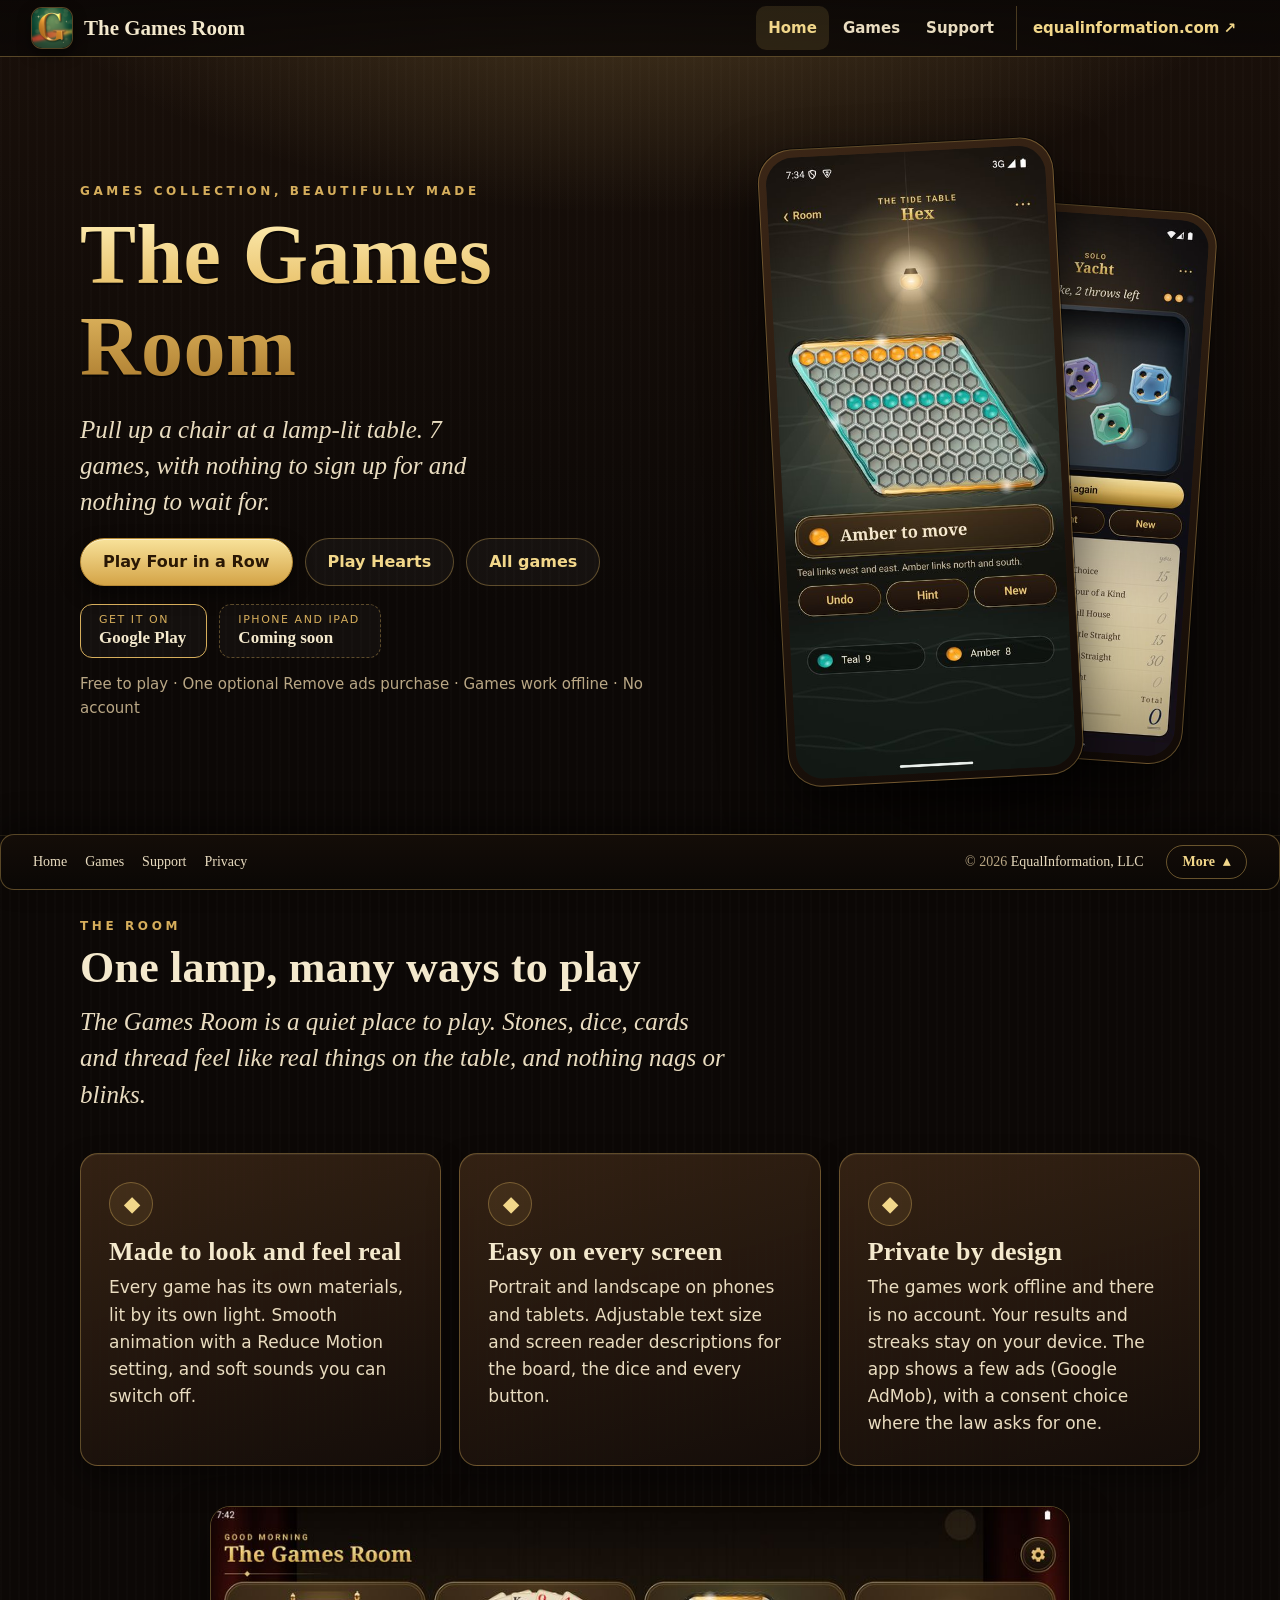
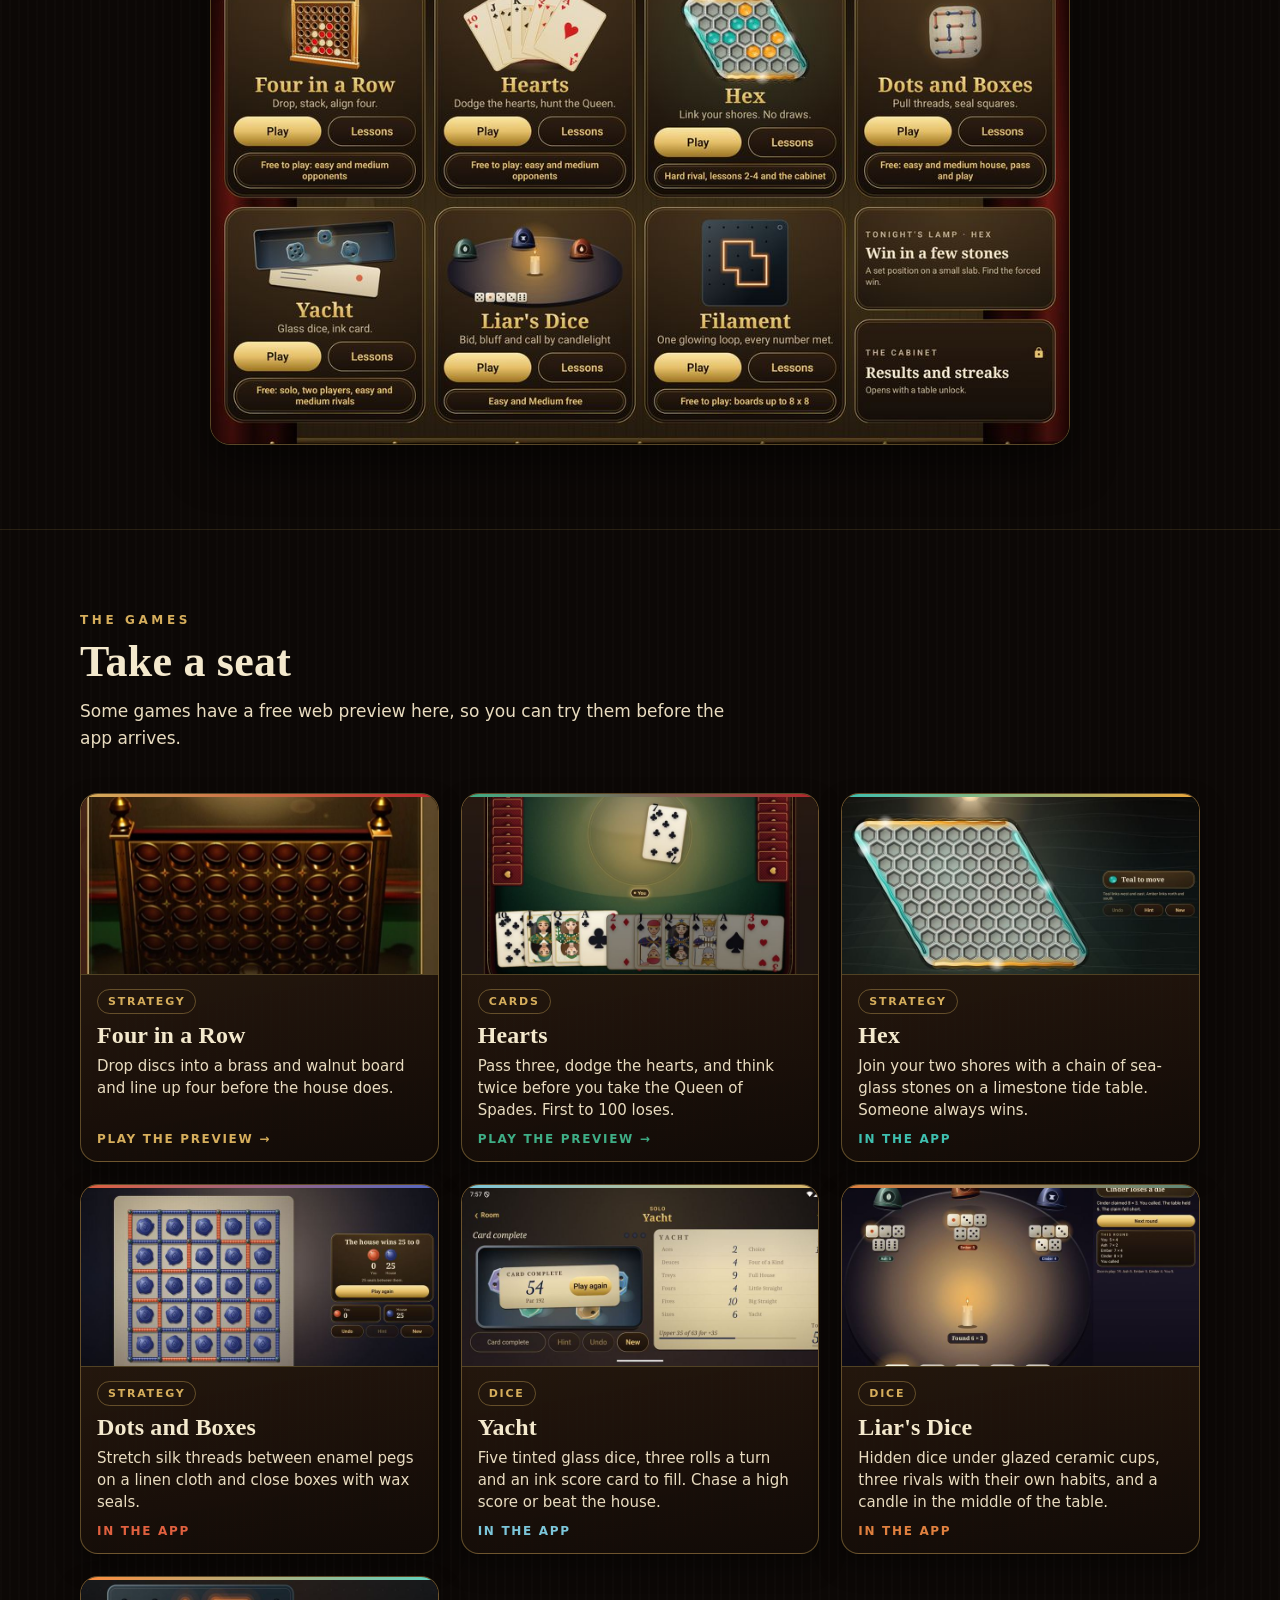
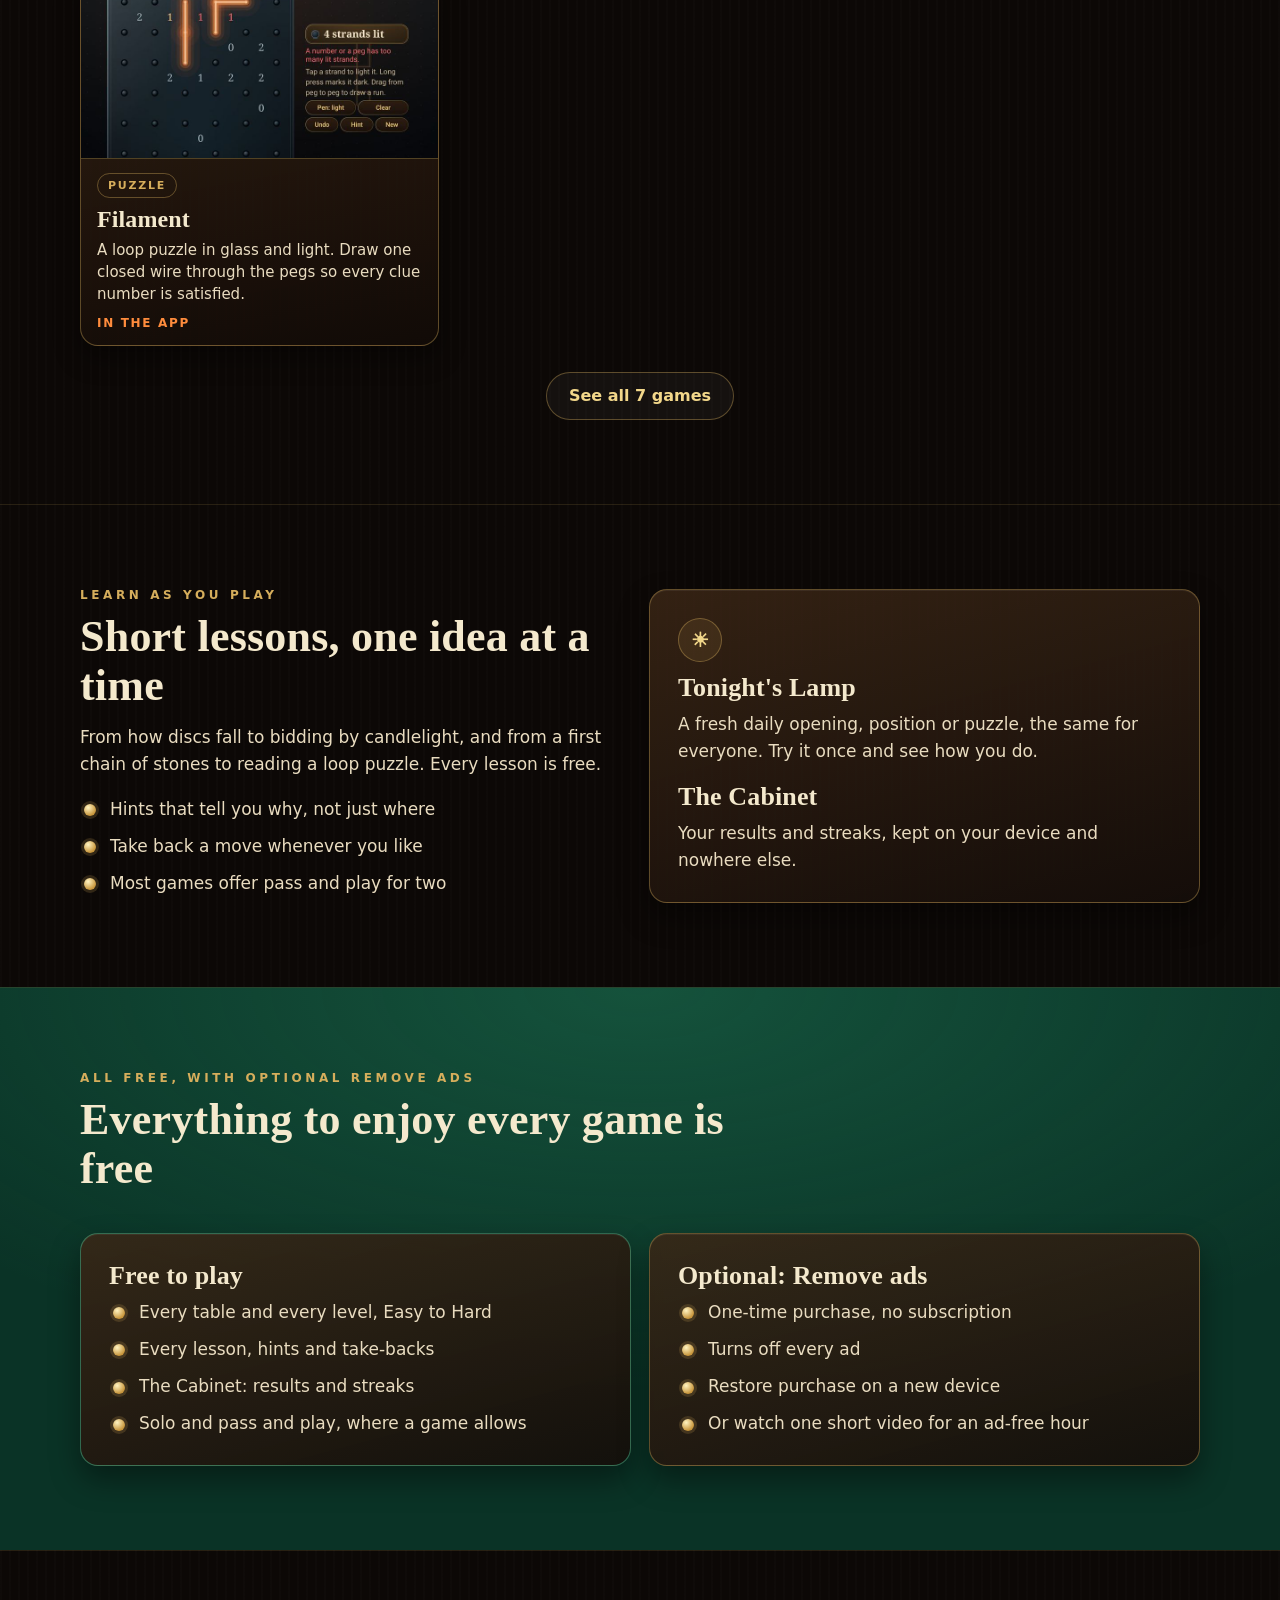
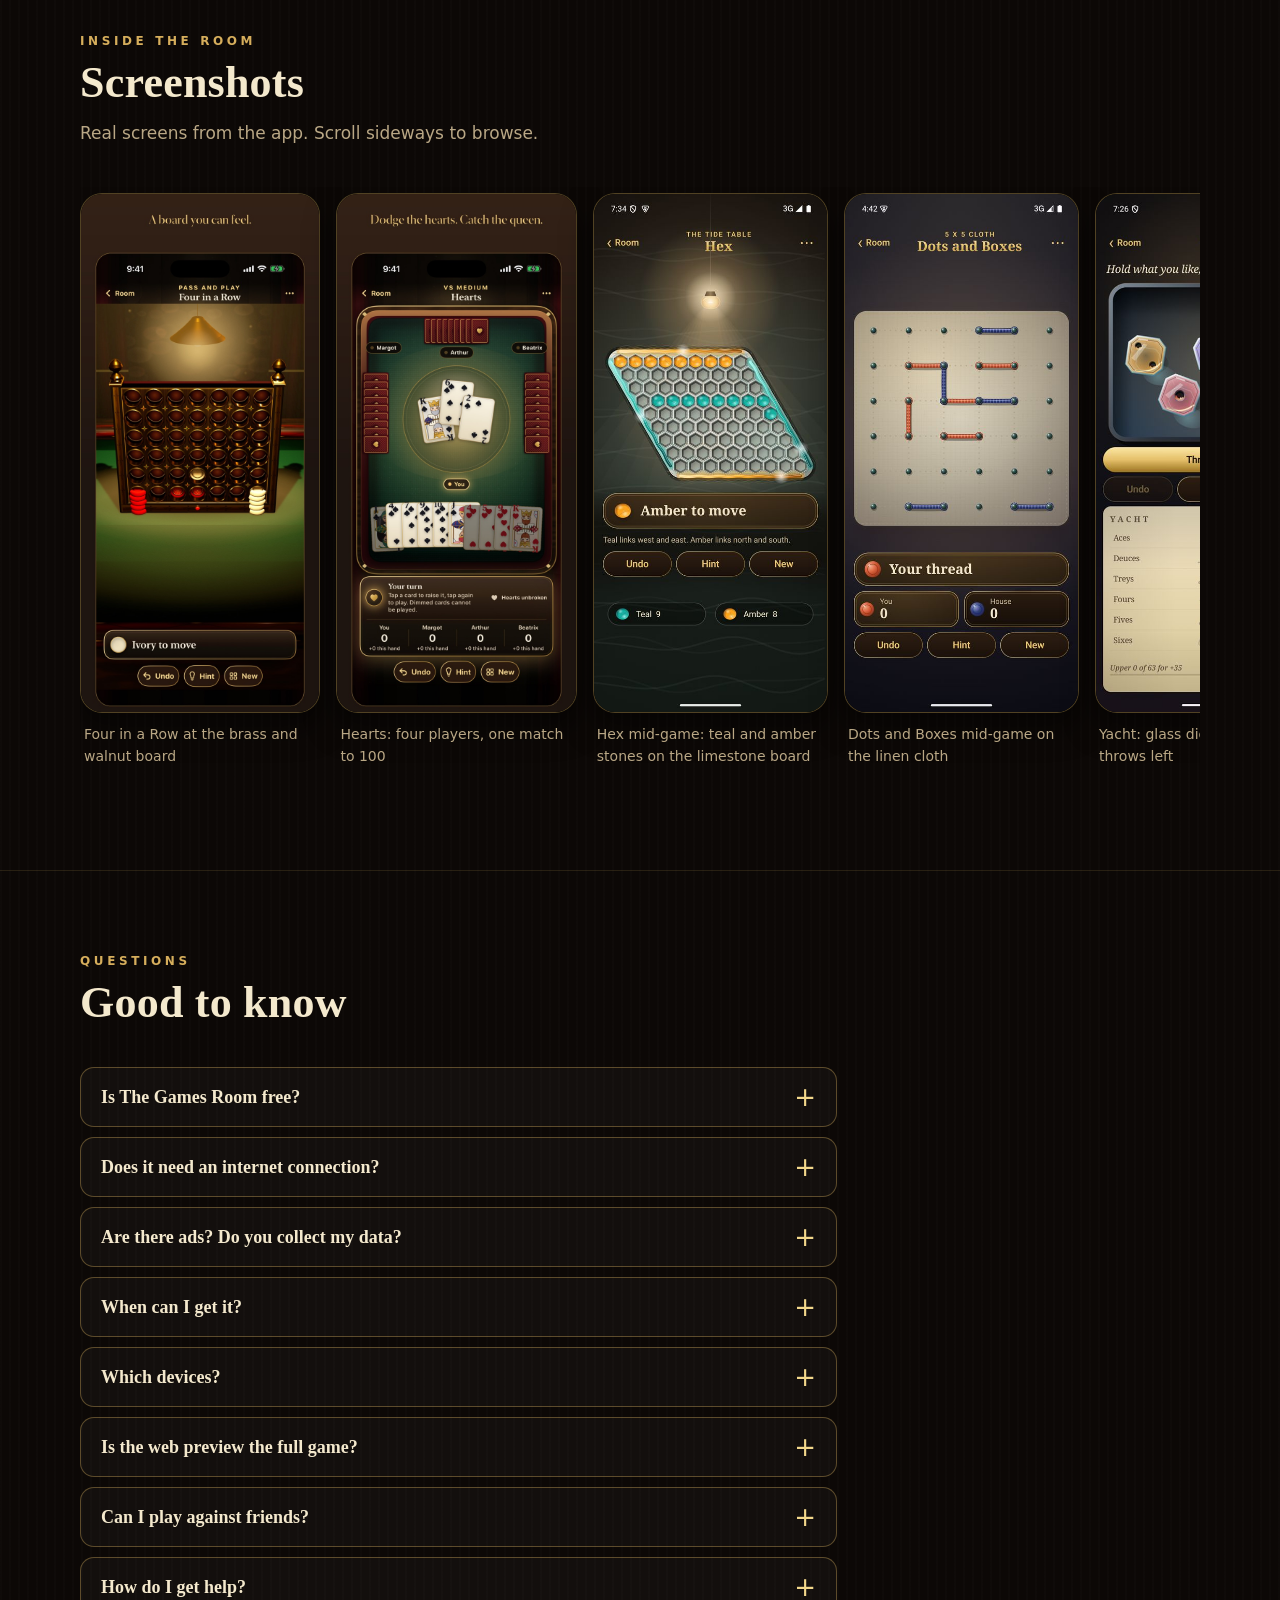
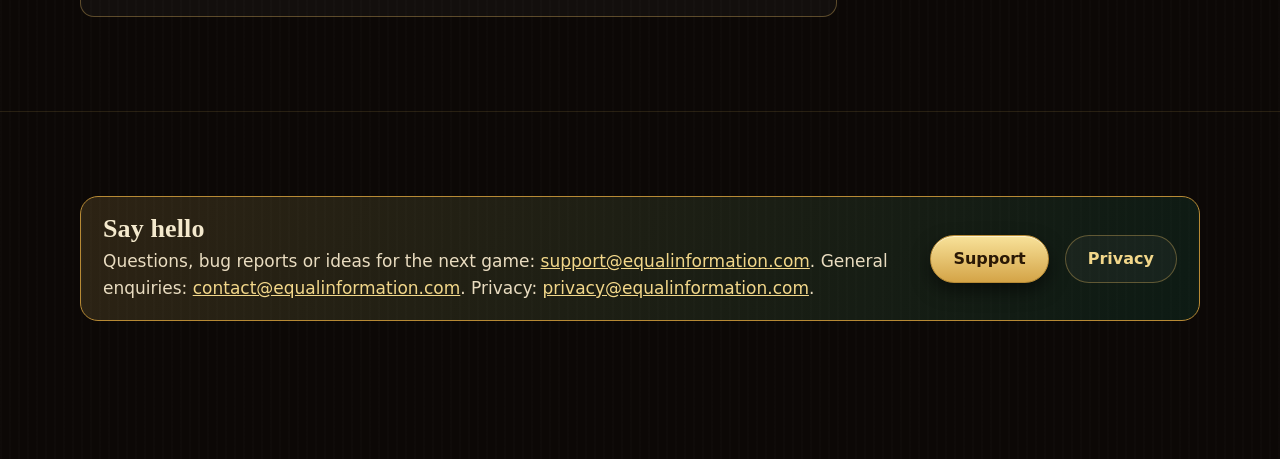
<file: index.html>
<!DOCTYPE html>
<html class="tgr-root" lang="en-US">
<head>
<meta charset="utf-8">
<title>The Games Room | 7 games at a lamp-lit table</title>
<meta name="viewport" content="width=device-width, initial-scale=1, viewport-fit=cover">
<meta name="description" content="7 games in one warm, lamp-lit room: Four in a Row, Hearts, Hex, Dots and Boxes and more. Every table and lesson free, plays offline, and one optional Remove ads purchase turns the ads off. Try the web previews now. Available on Google Play.">
<meta name="theme-color" content="#0c0806">
<link rel="canonical" href="https://equalinformation.com/the-games-room-site/">
<link rel="icon" type="image/png" href="assets/img/favicon.png">
<link rel="apple-touch-icon" href="assets/img/apple-touch-icon.png">
<link rel="stylesheet" href="assets/css/site.css?v=3">
<meta property="og:type" content="website">
<meta property="og:site_name" content="The Games Room">
<meta property="og:title" content="The Games Room | 7 games at a lamp-lit table">
<meta property="og:description" content="7 games in one warm, lamp-lit room: Four in a Row, Hearts, Hex, Dots and Boxes and more. Every table and lesson free, plays offline, and one optional Remove ads purchase turns the ads off. Try the web previews now. Available on Google Play.">
<meta property="og:url" content="https://equalinformation.com/the-games-room-site/">
<meta property="og:image" content="https://equalinformation.com/the-games-room-site/assets/img/og-1200x630.jpg">
<meta name="twitter:card" content="summary_large_image">
<script type="application/ld+json">{"@context":"https://schema.org","@type":"MobileApplication","name":"The Games Room","applicationCategory":"GameApplication","operatingSystem":"iOS, Android","description":"7 games at a lamp-lit table. Free to play, offline, optional Remove ads purchase.","image":"https://equalinformation.com/the-games-room-site/assets/img/icon-512.png","offers":{"@type":"Offer","price":"0","priceCurrency":"USD"}}</script>
<script type="application/ld+json">{"@context":"https://schema.org","@type":"FAQPage","mainEntity":[{"@type":"Question","name":"Is The Games Room free?","acceptedAnswer":{"@type":"Answer","text":"Yes. Every table, every level, every lesson and the Cabinet are free to play. The app shows ads, and one optional, one-time purchase, Remove ads, turns them off. There is no subscription."}},{"@type":"Question","name":"Does it need an internet connection?","acceptedAnswer":{"@type":"Answer","text":"No. The games work completely offline, on a plane or in a cabin. Ads appear only when a connection is available."}},{"@type":"Question","name":"Are there ads? Do you collect my data?","acceptedAnswer":{"@type":"Answer","text":"The app shows a few ads from Google AdMob: a banner in the room and an occasional ad when you leave a table, never during a game. The optional one-time Remove ads purchase turns every ad off (Restore purchase brings it back on a new device), and you can also watch one short video for an ad-free hour. There is no account. Your results, streaks and settings stay on your device; AdMob may use your device's advertising identifier, depending on the consent choice you make (see the privacy page)."}},{"@type":"Question","name":"When can I get it?","acceptedAnswer":{"@type":"Answer","text":"The Games Room is available now on Google Play for Android phones and tablets. An iPhone and iPad version is coming soon."}},{"@type":"Question","name":"Which devices?","acceptedAnswer":{"@type":"Answer","text":"Android phones and tablets today, in portrait and landscape. iPhone and iPad are coming soon."}},{"@type":"Question","name":"Is the web preview the full game?","acceptedAnswer":{"@type":"Answer","text":"No. A preview on this site is a small demo of a game against the computer, at Easy and Medium. The app adds the Hard levels, guided lessons, daily games, the Cabinet, sound and richer animation, all free."}},{"@type":"Question","name":"Can I play against friends?","acceptedAnswer":{"@type":"Answer","text":"Several games have pass and play for two people on one device; each game page says what it offers."}},{"@type":"Question","name":"How do I get help?","acceptedAnswer":{"@type":"Answer","text":"Write to support@equalinformation.com or open the support page. For privacy questions write to privacy@equalinformation.com."}}]}</script>
</head>
<body class="tgr-body">
<a class="tgr-skip" href="#tgr-main">Jump to the page</a>
<header class="tgr-top">
<a class="tgr-brand" href="./"><img class="tgr-logo" src="assets/img/icon-96.png" alt="" width="40" height="40"><span class="tgr-brand-name">The Games Room</span></a>
<nav class="tgr-tabs" aria-label="Sections"><a href="" aria-current="page">Home</a><a href="games/">Games</a><a href="support/">Support</a><a class="tgr-parent" href="https://equalinformation.com/">equalinformation.com<span aria-hidden="true"> &#8599;</span></a></nav>
</header>
<main class="tgr-main" id="tgr-main">

<section class="tgr-hero"><div class="tgr-shell">
<div>
<p class="tgr-eyebrow">Games collection, beautifully made</p>
<h1 class="tgr-gilded">The Games Room</h1>
<p class="tgr-lede">Pull up a chair at a lamp-lit table. 7 games, with nothing to sign up for and nothing to wait for.</p>
<div class="tgr-badges"><a class="tgr-btn" href="four-in-a-row/#tgr-play">Play Four in a Row</a><a class="tgr-btn tgr-ghost" href="hearts/#tgr-play">Play Hearts</a><a class="tgr-btn tgr-ghost" href="games/">All games</a></div>
<div class="tgr-badges" aria-label="Availability"><a class="tgr-badge-soon tgr-badge-live" href="https://play.google.com/store/apps/details?id=com.equalinformation.thegamesroom.app" rel="noopener"><small>Get it on</small><b>Google Play</b></a><span class="tgr-badge-soon"><small>iPhone and iPad</small><b>Coming soon</b></span></div>
<p class="tgr-hero-meta">Free to play &middot; One optional Remove ads purchase &middot; Games work offline &middot; No account</p>
</div>
<div class="tgr-hero-art"><div class="tgr-glow"></div><div class="tgr-phone tgr-a"><img src="assets/shots/hex-play.jpg" alt="Hex mid-game on the limestone board, teal and amber stones" width="450" height="1000" decoding="async"></div><div class="tgr-phone tgr-b"><img src="assets/shots/yacht-play.jpg" alt="Yacht: five glass dice thrown, two throws left" width="450" height="1000" loading="lazy" decoding="async"></div></div>
</div></section>

<section class="tgr-band" id="tgr-room"><div class="tgr-shell">
<div class="tgr-sec-head"><p class="tgr-eyebrow">The room</p><h2>One lamp, many ways to play</h2>
<p class="tgr-lede">The Games Room is a quiet place to play. Stones, dice, cards and thread feel like real things on the table, and nothing nags or blinks.</p></div>
<div class="tgr-grid tgr-g3">
<div class="tgr-card"><div class="tgr-ico" aria-hidden="true">&#9670;</div><h3>Made to look and feel real</h3><p>Every game has its own materials, lit by its own light. Smooth animation with a Reduce Motion setting, and soft sounds you can switch off.</p></div>
<div class="tgr-card"><div class="tgr-ico" aria-hidden="true">&#9670;</div><h3>Easy on every screen</h3><p>Portrait and landscape on phones and tablets. Adjustable text size and screen reader descriptions for the board, the dice and every button.</p></div>
<div class="tgr-card"><div class="tgr-ico" aria-hidden="true">&#9670;</div><h3>Private by design</h3><p>The games work offline and there is no account. Your results and streaks stay on your device. The app shows a few ads (Google AdMob), with a consent choice where the law asks for one.</p></div>
</div>
<div class="tgr-roomshot"><figure><img src="assets/shots/room-grid.jpg" alt="The Games Room on a tablet: seven games on the shelf, Tonight's Lamp and the Cabinet" width="1000" height="625" loading="lazy" decoding="async"></figure></div>
</div></section>

<section class="tgr-band" id="tgr-games"><div class="tgr-shell">
<div class="tgr-sec-head"><p class="tgr-eyebrow">The games</p><h2>Take a seat</h2><p>Some games have a free web preview here, so you can try them before the app arrives.</p></div>
<ul class="tgr-gamegrid"><li class="tgr-gc tgr-live" style="--ga:#d6ae5c;--gb:#c1272d" data-cat="strategy" data-tags="Two players|Lessons|Daily opening" data-text="four in a row drop, stack, align four. drop discs into a brass and walnut board and line up four before the house does. strategy two players lessons daily opening">
<img src="assets/shots/cover-four-in-a-row.jpg" alt="The Four in a Row board in brass and walnut" width="800" height="400" loading="lazy" decoding="async">
<div class="tgr-gc-body"><span class="tgr-pill">Strategy</span>
<h3><a class="tgr-gc-name" href="four-in-a-row/">Four in a Row</a></h3>
<p>Drop discs into a brass and walnut board and line up four before the house does.</p>
<span class="tgr-gc-state">Play the preview</span></div></li>
<li class="tgr-gc tgr-live" style="--ga:#3fae86;--gb:#b3262c" data-cat="cards" data-tags="Four players|Lessons|Hints" data-text="hearts dodge the hearts, mind the queen. pass three, dodge the hearts, and think twice before you take the queen of spades. first to 100 loses. cards four players lessons hints">
<img src="assets/shots/cover-hearts.jpg" alt="Hearts at the baize table on a tablet" width="800" height="400" loading="lazy" decoding="async">
<div class="tgr-gc-body"><span class="tgr-pill">Cards</span>
<h3><a class="tgr-gc-name" href="hearts/">Hearts</a></h3>
<p>Pass three, dodge the hearts, and think twice before you take the Queen of Spades. First to 100 loses.</p>
<span class="tgr-gc-state">Play the preview</span></div></li>
<li class="tgr-gc" style="--ga:#3fc0b0;--gb:#eaa63c" data-cat="strategy" data-tags="Two players|Lessons|3 levels|Daily" data-text="hex link your shores. no draws. join your two shores with a chain of sea-glass stones on a limestone tide table. someone always wins. strategy two players lessons 3 levels daily">
<img src="assets/shots/cover-hex.jpg" alt="The Hex board: a limestone slab with teal and amber stones" width="800" height="400" loading="lazy" decoding="async">
<div class="tgr-gc-body"><span class="tgr-pill">Strategy</span>
<h3><a class="tgr-gc-name" href="hex/">Hex</a></h3>
<p>Join your two shores with a chain of sea-glass stones on a limestone tide table. Someone always wins.</p>
<span class="tgr-gc-state">In the app</span></div></li>
<li class="tgr-gc" style="--ga:#e0603f;--gb:#5568c2" data-cat="strategy" data-tags="Two players|Lessons|3 levels|Daily" data-text="dots and boxes thread the pegs, seal the squares. stretch silk threads between enamel pegs on a linen cloth and close boxes with wax seals. strategy two players lessons 3 levels daily">
<img src="assets/shots/cover-dots-and-boxes.jpg" alt="Dots and Boxes on a linen cloth with silk threads" width="800" height="400" loading="lazy" decoding="async">
<div class="tgr-gc-body"><span class="tgr-pill">Strategy</span>
<h3><a class="tgr-gc-name" href="dots-and-boxes/">Dots and Boxes</a></h3>
<p>Stretch silk threads between enamel pegs on a linen cloth and close boxes with wax seals.</p>
<span class="tgr-gc-state">In the app</span></div></li>
<li class="tgr-gc" style="--ga:#7cc6da;--gb:#d9b66a" data-cat="dice" data-tags="Solo|Two players|Lessons|Daily" data-text="yacht glass dice, ink score card. five tinted glass dice, three rolls a turn and an ink score card to fill. chase a high score or beat the house. dice solo two players lessons daily">
<img src="assets/shots/cover-yacht.jpg" alt="Yacht: glass dice beside an ink score card" width="800" height="400" loading="lazy" decoding="async">
<div class="tgr-gc-body"><span class="tgr-pill">Dice</span>
<h3><a class="tgr-gc-name" href="yacht/">Yacht</a></h3>
<p>Five tinted glass dice, three rolls a turn and an ink score card to fill. Chase a high score or beat the house.</p>
<span class="tgr-gc-state">In the app</span></div></li>
<li class="tgr-gc" style="--ga:#e0803f;--gb:#5d8a7a" data-cat="dice" data-tags="Bluffing|Three rivals|Lessons|Daily" data-text="liar's dice bid, bluff and call by candlelight. hidden dice under glazed ceramic cups, three rivals with their own habits, and a candle in the middle of the table. dice bluffing three rivals lessons daily">
<img src="assets/shots/cover-liars-dice.jpg" alt="Liar's Dice: three ceramic cups around a candle" width="800" height="400" loading="lazy" decoding="async">
<div class="tgr-gc-body"><span class="tgr-pill">Dice</span>
<h3><a class="tgr-gc-name" href="liars-dice/">Liar's Dice</a></h3>
<p>Hidden dice under glazed ceramic cups, three rivals with their own habits, and a candle in the middle of the table.</p>
<span class="tgr-gc-state">In the app</span></div></li>
<li class="tgr-gc" style="--ga:#ff8c3d;--gb:#5fd3c0" data-cat="puzzle" data-tags="Solo|Lessons|5x5 to 10x10|Daily" data-text="filament one glowing loop, every number met. a loop puzzle in glass and light. draw one closed wire through the pegs so every clue number is satisfied. puzzle solo lessons 5x5 to 10x10 daily">
<img src="assets/shots/cover-filament.jpg" alt="Filament: a glowing loop on a smoked-glass plate" width="800" height="400" loading="lazy" decoding="async">
<div class="tgr-gc-body"><span class="tgr-pill">Puzzle</span>
<h3><a class="tgr-gc-name" href="filament/">Filament</a></h3>
<p>A loop puzzle in glass and light. Draw one closed wire through the pegs so every clue number is satisfied.</p>
<span class="tgr-gc-state">In the app</span></div></li></ul>
<p class="tgr-allgames"><a class="tgr-btn tgr-ghost" href="games/">See all 7 games</a></p>
</div></section>

<section class="tgr-band" id="tgr-learn"><div class="tgr-shell">
<div class="tgr-grid tgr-g2">
<div><p class="tgr-eyebrow">Learn as you play</p><h2 style="margin:10px 0 14px">Short lessons, one idea at a time</h2>
<p>From how discs fall to bidding by candlelight, and from a first chain of stones to reading a loop puzzle. Every lesson is free.</p>
<ul class="tgr-check"><li>Hints that tell you why, not just where</li><li>Take back a move whenever you like</li><li>Most games offer pass and play for two</li></ul></div>
<div class="tgr-card" id="tgr-lamp"><div class="tgr-ico" aria-hidden="true">&#9728;</div><h3>Tonight's Lamp</h3><p>A fresh daily opening, position or puzzle, the same for everyone. Try it once and see how you do.</p>
<h3 style="margin-top:18px">The Cabinet</h3><p>Your results and streaks, kept on your device and nowhere else.</p></div>
</div></div></section>

<section class="tgr-band tgr-baize" id="tgr-free"><div class="tgr-shell">
<div class="tgr-sec-head"><p class="tgr-eyebrow">All free, with optional Remove ads</p><h2>Everything to enjoy every game is free</h2></div>
<div class="tgr-unlock">
<div class="tgr-card tgr-free"><h3>Free to play</h3><ul class="tgr-check"><li>Every table and every level, Easy to Hard</li><li>Every lesson, hints and take-backs</li><li>The Cabinet: results and streaks</li><li>Solo and pass and play, where a game allows</li></ul></div>
<div class="tgr-card"><h3>Optional: Remove ads</h3><ul class="tgr-check"><li>One-time purchase, no subscription</li><li>Turns off every ad</li><li>Restore purchase on a new device</li><li>Or watch one short video for an ad-free hour</li></ul></div>
</div></div></section>

<section class="tgr-band" id="tgr-gallery"><div class="tgr-shell">
<div class="tgr-sec-head"><p class="tgr-eyebrow">Inside the room</p><h2>Screenshots</h2><p class="tgr-muted">Real screens from the app. Scroll sideways to browse.</p></div>
<div class="tgr-gallery" tabindex="0" role="group" aria-label="Screenshot gallery"><figure><img src="assets/shots/01-four-play.jpg" alt="Four in a Row at the brass and walnut board" width="660" height="1434" decoding="async"><figcaption>Four in a Row at the brass and walnut board</figcaption></figure><figure><img src="assets/shots/05-hearts-play.jpg" alt="Hearts: four players, one match to 100" width="660" height="1434" decoding="async"><figcaption>Hearts: four players, one match to 100</figcaption></figure><figure><img src="assets/shots/hex-play.jpg" alt="Hex mid-game: teal and amber stones on the limestone board" width="450" height="1000" loading="lazy" decoding="async"><figcaption>Hex mid-game: teal and amber stones on the limestone board</figcaption></figure><figure><img src="assets/shots/dots-play.jpg" alt="Dots and Boxes mid-game on the linen cloth" width="450" height="1000" loading="lazy" decoding="async"><figcaption>Dots and Boxes mid-game on the linen cloth</figcaption></figure><figure><img src="assets/shots/yacht-play.jpg" alt="Yacht: glass dice thrown, two throws left" width="450" height="1000" loading="lazy" decoding="async"><figcaption>Yacht: glass dice thrown, two throws left</figcaption></figure><figure><img src="assets/shots/liars-bid.jpg" alt="Liar's Dice after a call: the cups are lifted and the dice counted" width="450" height="1000" loading="lazy" decoding="async"><figcaption>Liar's Dice after a call: the cups are lifted and the dice counted</figcaption></figure><figure><img src="assets/shots/filament-win.jpg" alt="Filament solved: the loop is closed and the lamp is lit" width="562" height="1000" loading="lazy" decoding="async"><figcaption>Filament solved: the loop is closed and the lamp is lit</figcaption></figure></div>
</div></section>

<section class="tgr-band" id="tgr-faq"><div class="tgr-shell"><div class="tgr-sec-head"><p class="tgr-eyebrow">Questions</p><h2>Good to know</h2></div>
<div class="tgr-prose"><details><summary>Is The Games Room free?</summary><div><p>Yes. Every table, every level, every lesson and the Cabinet are free to play. The app shows ads, and one optional, one-time purchase, Remove ads, turns them off. There is no subscription.</p></div></details><details><summary>Does it need an internet connection?</summary><div><p>No. The games work completely offline, on a plane or in a cabin. Ads appear only when a connection is available.</p></div></details><details><summary>Are there ads? Do you collect my data?</summary><div><p>The app shows a few ads from Google AdMob: a banner in the room and an occasional ad when you leave a table, never during a game. The optional one-time Remove ads purchase turns every ad off (Restore purchase brings it back on a new device), and you can also watch one short video for an ad-free hour. There is no account. Your results, streaks and settings stay on your device; AdMob may use your device's advertising identifier, depending on the consent choice you make (see the privacy page).</p></div></details><details><summary>When can I get it?</summary><div><p>The Games Room is available now on Google Play for Android phones and tablets. An iPhone and iPad version is coming soon.</p></div></details><details><summary>Which devices?</summary><div><p>Android phones and tablets today, in portrait and landscape. iPhone and iPad are coming soon.</p></div></details><details><summary>Is the web preview the full game?</summary><div><p>No. A preview on this site is a small demo of a game against the computer, at Easy and Medium. The app adds the Hard levels, guided lessons, daily games, the Cabinet, sound and richer animation, all free.</p></div></details><details><summary>Can I play against friends?</summary><div><p>Several games have pass and play for two people on one device; each game page says what it offers.</p></div></details><details><summary>How do I get help?</summary><div><p>Write to support@equalinformation.com or open the support page. For privacy questions write to privacy@equalinformation.com.</p></div></details></div></div></section>

<section class="tgr-band" id="tgr-contact"><div class="tgr-shell"><div class="tgr-callout"><div class="tgr-t"><h3>Say hello</h3><p>Questions, bug reports or ideas for the next game: <a href="mailto:support@equalinformation.com">support@equalinformation.com</a>. General enquiries: <a href="mailto:contact@equalinformation.com">contact@equalinformation.com</a>. Privacy: <a href="mailto:privacy@equalinformation.com">privacy@equalinformation.com</a>.</p></div>
<a class="tgr-btn" href="support/">Support</a><a class="tgr-btn tgr-ghost" href="privacy/">Privacy</a></div></div></section>
</main>
<footer class="tgr-dock">
<details class="tgr-dock-box">
<summary><span class="tgr-dock-links"><a href="./">Home</a><a href="games/">Games</a><a href="support/">Support</a><a href="privacy/">Privacy</a></span><span class="tgr-dock-copy">&copy; 2026 <a href="https://equalinformation.com/">EqualInformation, LLC</a></span><span class="tgr-dock-more" aria-hidden="true"></span></summary>
<div class="tgr-dock-panel tgr-foot">
<section class="tgr-foot-grid">
<div class="tgr-foot-about"><p class="tgr-foot-name">The Games Room</p><p class="tgr-foot-blurb">A warm room full of games. Free to play, with a few gentle ads that one optional Remove ads purchase turns off. The games work without a connection.</p></div>
<nav class="tgr-foot-tables" aria-label="Games"><h4 class="tgr-foot-h">Games</h4><a href="games/">All 7 games</a><a href="four-in-a-row/">Four in a Row</a><a href="hearts/">Hearts</a><a href="hex/">Hex</a><a href="dots-and-boxes/">Dots and Boxes</a><a href="#tgr-faq">Questions</a></nav>
<nav class="tgr-foot-help" aria-label="Help"><h4 class="tgr-foot-h">Help</h4><a href="support/">Support</a><a href="privacy/">Privacy</a><a href="mailto:info@equalinformation.com">info@equalinformation.com</a><a href="https://equalinformation.com/">equalinformation.com</a></nav>
</section>
<p class="tgr-fine">The Games Room is available on Google Play; an iPhone and iPad version is coming soon. Google Play is a trademark of Google LLC.</p>
</div>
</details>
</footer>

</body>
</html>
</file>
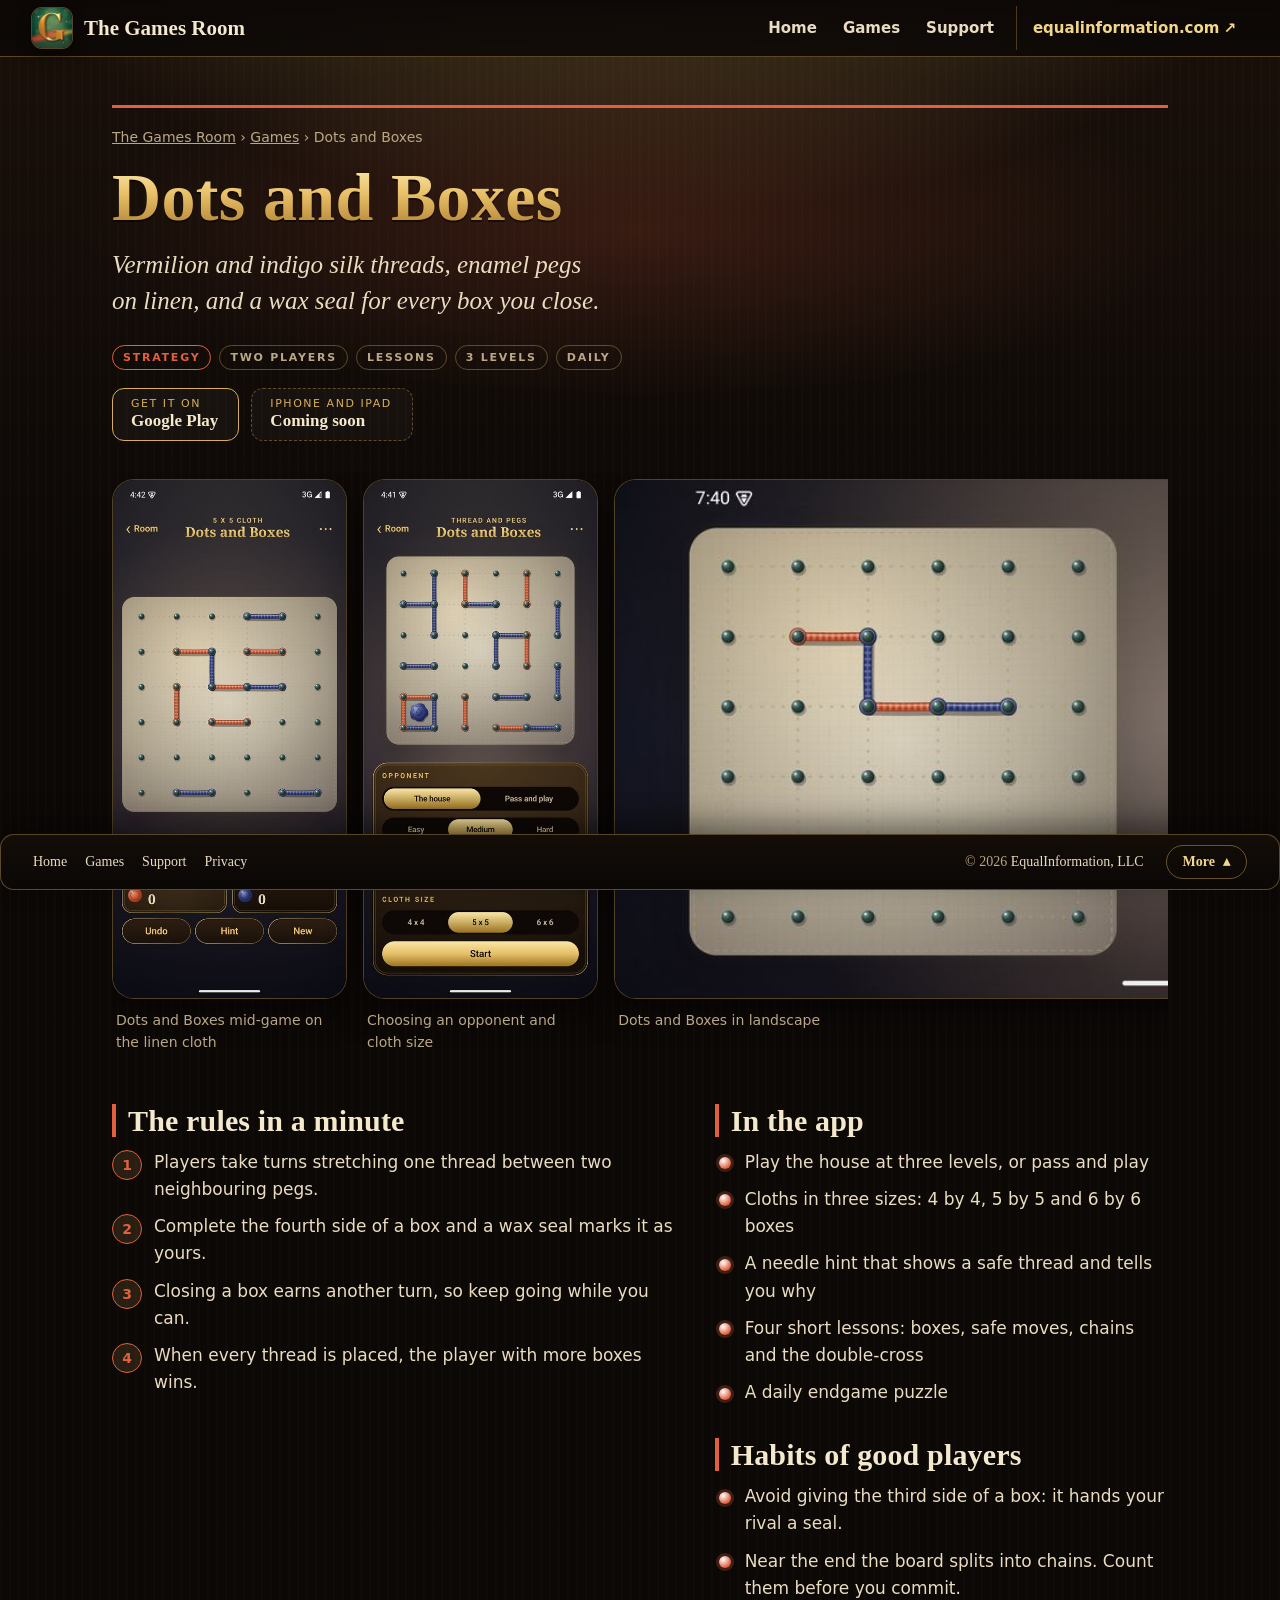
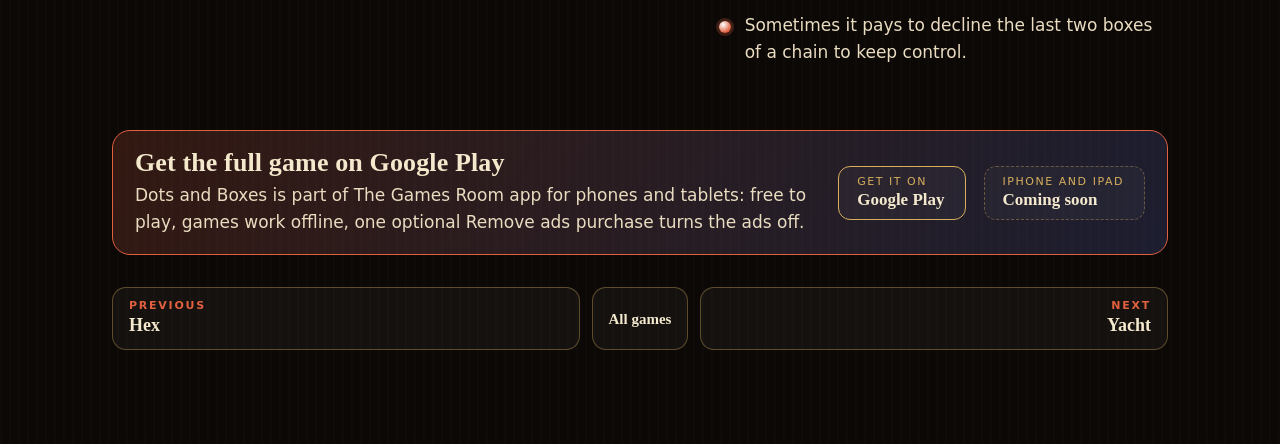
<file: dots-and-boxes/index.html>
<!DOCTYPE html>
<html class="tgr-root" lang="en-US">
<head>
<meta charset="utf-8">
<title>Dots and Boxes | Thread the pegs, seal the squares | The Games Room</title>
<meta name="viewport" content="width=device-width, initial-scale=1, viewport-fit=cover">
<meta name="description" content="Vermilion and indigo silk threads, enamel pegs on linen, and a wax seal for every box you close. Available on Google Play.">
<meta name="theme-color" content="#0c0806">
<link rel="canonical" href="https://equalinformation.com/the-games-room-site/dots-and-boxes/">
<link rel="icon" type="image/png" href="../assets/img/favicon.png">
<link rel="apple-touch-icon" href="../assets/img/apple-touch-icon.png">
<link rel="stylesheet" href="../assets/css/site.css?v=3">
<meta property="og:type" content="website">
<meta property="og:site_name" content="The Games Room">
<meta property="og:title" content="Dots and Boxes | Thread the pegs, seal the squares | The Games Room">
<meta property="og:description" content="Vermilion and indigo silk threads, enamel pegs on linen, and a wax seal for every box you close. Available on Google Play.">
<meta property="og:url" content="https://equalinformation.com/the-games-room-site/dots-and-boxes/">
<meta property="og:image" content="https://equalinformation.com/the-games-room-site/assets/img/og-1200x630.jpg">
<meta name="twitter:card" content="summary_large_image">
<script type="application/ld+json">{"@context":"https://schema.org","@type":["VideoGame","SoftwareApplication"],"name":"Dots and Boxes","description":"Stretch silk threads between enamel pegs on a linen cloth and close boxes with wax seals.","url":"https://equalinformation.com/the-games-room-site/dots-and-boxes/","image":"https://equalinformation.com/the-games-room-site/assets/shots/cover-dots-and-boxes.jpg","applicationCategory":"GameApplication","genre":"Strategy","operatingSystem":"iOS, Android","inLanguage":"en","publisher":{"@type":"Organization","name":"EqualInformation, LLC"},"isPartOf":{"@type":"WebSite","name":"The Games Room","url":"https://equalinformation.com/the-games-room-site/"},"offers":{"@type":"Offer","price":"0","priceCurrency":"USD"}}</script>
<script type="application/ld+json">{"@context":"https://schema.org","@type":"BreadcrumbList","itemListElement":[{"@type":"ListItem","position":1,"name":"The Games Room","item":"https://equalinformation.com/the-games-room-site/"},{"@type":"ListItem","position":2,"name":"Games","item":"https://equalinformation.com/the-games-room-site/games/"},{"@type":"ListItem","position":3,"name":"Dots and Boxes","item":"https://equalinformation.com/the-games-room-site/dots-and-boxes/"}]}</script>
</head>
<body class="tgr-body tgr-game">
<a class="tgr-skip" href="#tgr-main">Jump to the page</a>
<header class="tgr-top">
<a class="tgr-brand" href="../"><img class="tgr-logo" src="../assets/img/icon-96.png" alt="" width="40" height="40"><span class="tgr-brand-name">The Games Room</span></a>
<nav class="tgr-tabs" aria-label="Sections"><a href="../">Home</a><a href="../games/">Games</a><a href="../support/">Support</a><a class="tgr-parent" href="https://equalinformation.com/">equalinformation.com<span aria-hidden="true"> &#8599;</span></a></nav>
</header>
<main class="tgr-main" id="tgr-main">

<article class="tgr-tp tgr-gp" style="--ga:#e0603f;--gb:#5568c2">
<header class="tgr-tp-head">
<p class="tgr-trail"><a href="../">The Games Room</a> &rsaquo; <a href="../games/">Games</a> &rsaquo; Dots and Boxes</p>
<h1 class="tgr-gilded tgr-tp-title">Dots and Boxes</h1>
<p class="tgr-lede tgr-tp-lede">Vermilion and indigo silk threads, enamel pegs on linen, and a wax seal for every box you close.</p>
<p class="tgr-tagrow"><span class="tgr-pill">Strategy</span><span class="tgr-pill tgr-pill-soft">Two players</span><span class="tgr-pill tgr-pill-soft">Lessons</span><span class="tgr-pill tgr-pill-soft">3 levels</span><span class="tgr-pill tgr-pill-soft">Daily</span></p>
<div class="tgr-badges" aria-label="Availability"><a class="tgr-badge-soon tgr-badge-live" href="https://play.google.com/store/apps/details?id=com.equalinformation.thegamesroom.app" rel="noopener"><small>Get it on</small><b>Google Play</b></a><span class="tgr-badge-soon"><small>iPhone and iPad</small><b>Coming soon</b></span></div>
</header>
<div class="tgr-tp-play" id="tgr-play"><div class="tgr-gallery tgr-mixed" tabindex="0" role="group" aria-label="Dots and Boxes screenshots"><figure><img src="../assets/shots/dots-play.jpg" alt="Dots and Boxes mid-game on the linen cloth" width="450" height="1000" decoding="async"><figcaption>Dots and Boxes mid-game on the linen cloth</figcaption></figure><figure><img src="../assets/shots/dots-setup.jpg" alt="Choosing an opponent and cloth size" width="450" height="1000" loading="lazy" decoding="async"><figcaption>Choosing an opponent and cloth size</figcaption></figure><figure><img src="../assets/shots/dots-landscape.jpg" alt="Dots and Boxes in landscape" width="1000" height="450" loading="lazy" decoding="async"><figcaption>Dots and Boxes in landscape</figcaption></figure><figure><img src="../assets/shots/dots-tablet.jpg" alt="A finished 5 by 5 cloth with every box sealed, on a tablet" width="1000" height="625" loading="lazy" decoding="async"><figcaption>A finished 5 by 5 cloth with every box sealed, on a tablet</figcaption></figure></div></div>
<aside class="tgr-tp-rules">
<h2 class="tgr-tp-h">The rules in a minute</h2>
<ol class="tgr-steps"><li>Players take turns stretching one thread between two neighbouring pegs.</li><li>Complete the fourth side of a box and a wax seal marks it as yours.</li><li>Closing a box earns another turn, so keep going while you can.</li><li>When every thread is placed, the player with more boxes wins.</li></ol>

</aside>
<aside class="tgr-tp-keys">
<h2 class="tgr-tp-h">In the app</h2>
<ul class="tgr-check"><li>Play the house at three levels, or pass and play</li><li>Cloths in three sizes: 4 by 4, 5 by 5 and 6 by 6 boxes</li><li>A needle hint that shows a safe thread and tells you why</li><li>Four short lessons: boxes, safe moves, chains and the double-cross</li><li>A daily endgame puzzle</li></ul>
</aside>
<aside class="tgr-tp-ideas"><h2 class="tgr-tp-h">Habits of good players</h2><ul class="tgr-check"><li>Avoid giving the third side of a box: it hands your rival a seal.</li><li>Near the end the board splits into chains. Count them before you commit.</li><li>Sometimes it pays to decline the last two boxes of a chain to keep control.</li></ul></aside>

<aside class="tgr-tp-cta tgr-callout"><div class="tgr-t"><h3>Get the full game on Google Play</h3><p>Dots and Boxes is part of The Games Room app for phones and tablets: free to play, games work offline, one optional Remove ads purchase turns the ads off.</p></div><a class="tgr-badge-soon tgr-badge-live" href="https://play.google.com/store/apps/details?id=com.equalinformation.thegamesroom.app" rel="noopener"><small>Get it on</small><b>Google Play</b></a><span class="tgr-badge-soon"><small>iPhone and iPad</small><b>Coming soon</b></span></aside>
<nav class="tgr-tp-next" aria-label="More games"><a class="tgr-pn tgr-pn-prev" href="../hex/" rel="prev"><small>Previous</small>Hex</a><a class="tgr-pn tgr-pn-all" href="../games/">All games</a><a class="tgr-pn tgr-pn-next" href="../yacht/" rel="next"><small>Next</small>Yacht</a></nav>
</article>
</main>
<footer class="tgr-dock">
<details class="tgr-dock-box">
<summary><span class="tgr-dock-links"><a href="../">Home</a><a href="../games/">Games</a><a href="../support/">Support</a><a href="../privacy/">Privacy</a></span><span class="tgr-dock-copy">&copy; 2026 <a href="https://equalinformation.com/">EqualInformation, LLC</a></span><span class="tgr-dock-more" aria-hidden="true"></span></summary>
<div class="tgr-dock-panel tgr-foot">
<section class="tgr-foot-grid">
<div class="tgr-foot-about"><p class="tgr-foot-name">The Games Room</p><p class="tgr-foot-blurb">A warm room full of games. Free to play, with a few gentle ads that one optional Remove ads purchase turns off. The games work without a connection.</p></div>
<nav class="tgr-foot-tables" aria-label="Games"><h4 class="tgr-foot-h">Games</h4><a href="../games/">All 7 games</a><a href="../four-in-a-row/">Four in a Row</a><a href="../hearts/">Hearts</a><a href="../hex/">Hex</a><a href="../dots-and-boxes/">Dots and Boxes</a><a href="../#tgr-faq">Questions</a></nav>
<nav class="tgr-foot-help" aria-label="Help"><h4 class="tgr-foot-h">Help</h4><a href="../support/">Support</a><a href="../privacy/">Privacy</a><a href="mailto:info@equalinformation.com">info@equalinformation.com</a><a href="https://equalinformation.com/">equalinformation.com</a></nav>
</section>
<p class="tgr-fine">The Games Room is available on Google Play; an iPhone and iPad version is coming soon. Google Play is a trademark of Google LLC.</p>
</div>
</details>
</footer>

</body>
</html>
</file>
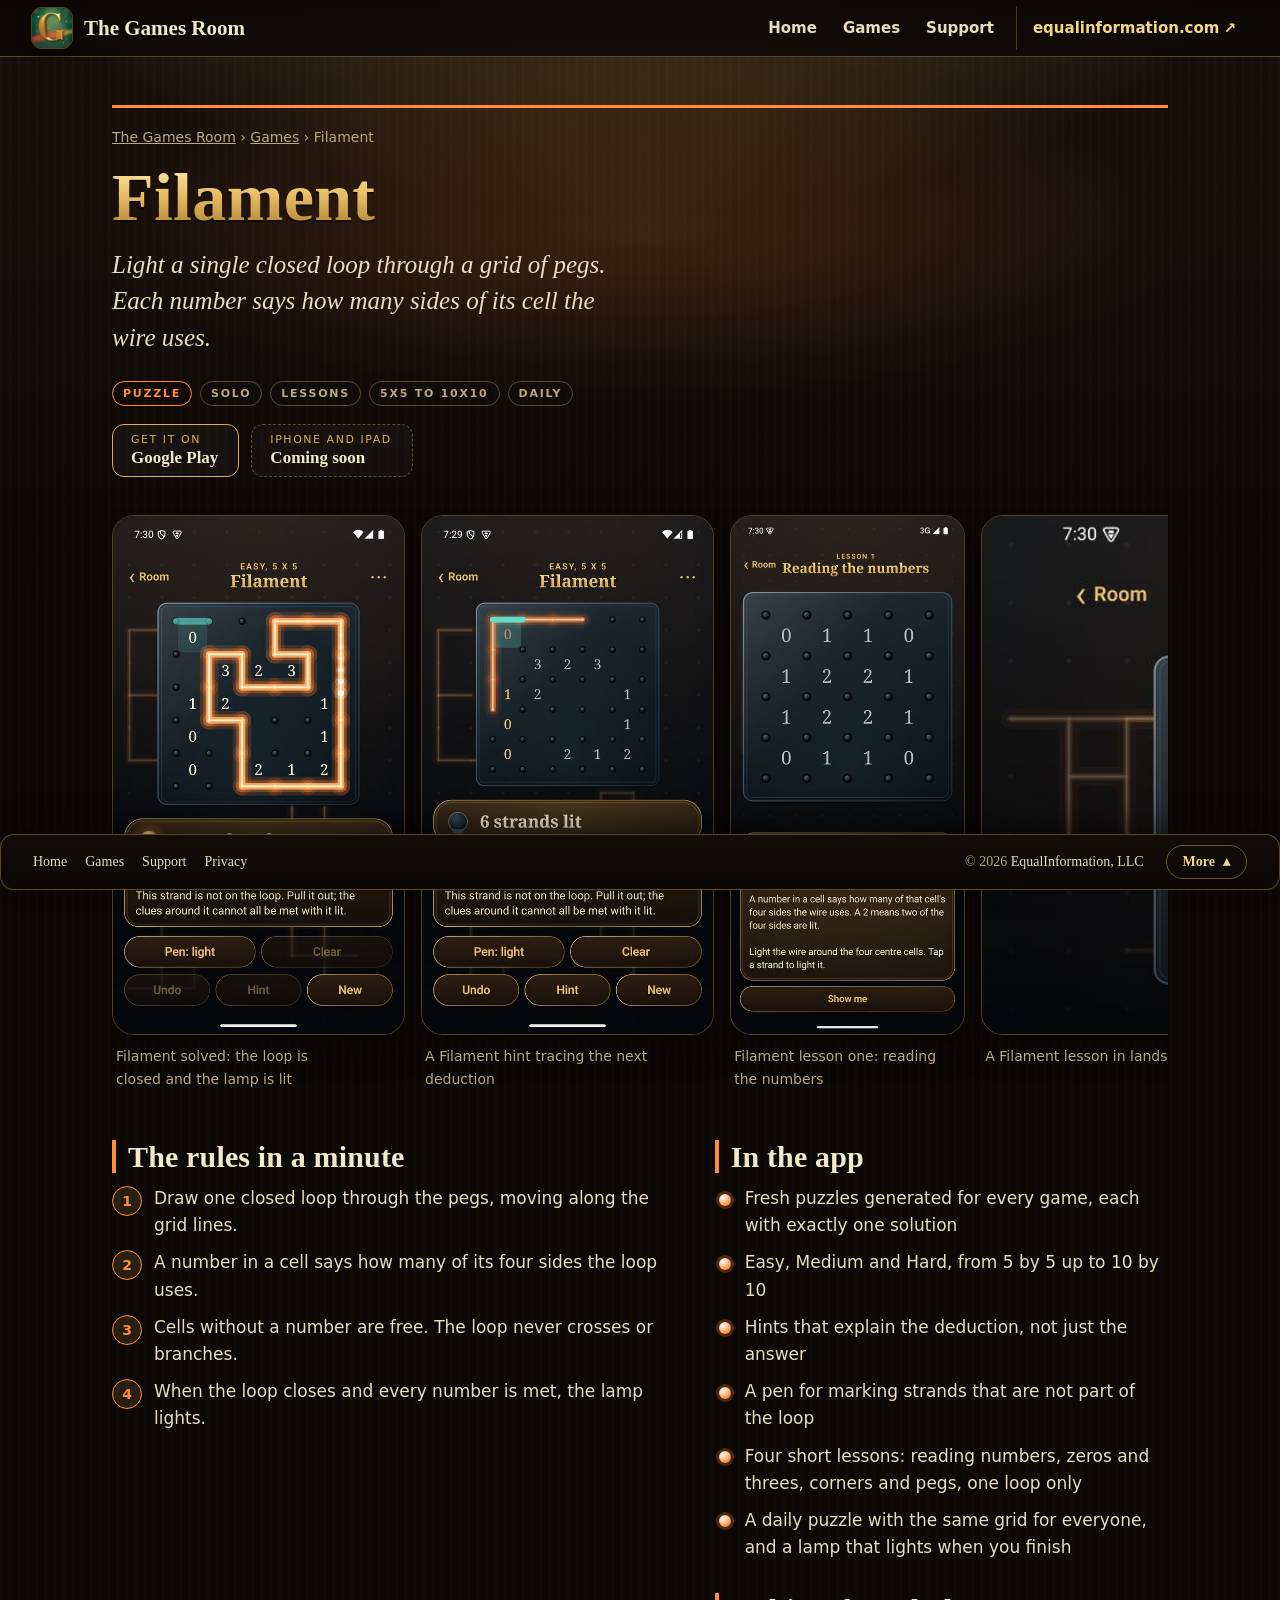
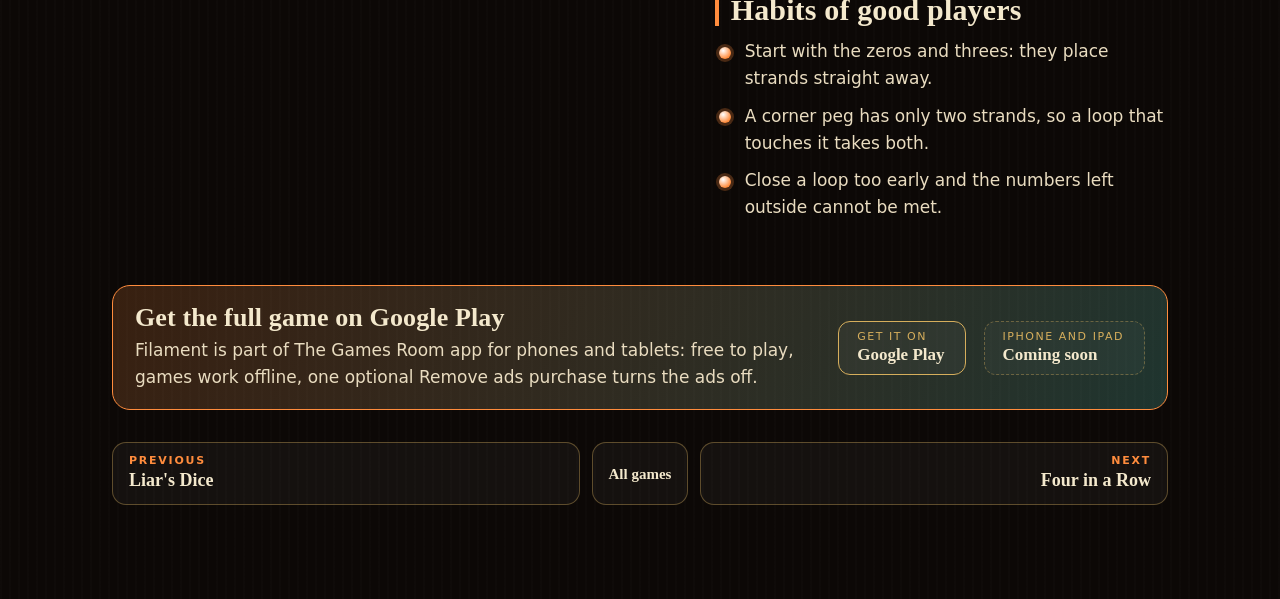
<file: filament/index.html>
<!DOCTYPE html>
<html class="tgr-root" lang="en-US">
<head>
<meta charset="utf-8">
<title>Filament | One glowing loop, every number met | The Games Room</title>
<meta name="viewport" content="width=device-width, initial-scale=1, viewport-fit=cover">
<meta name="description" content="Light a single closed loop through a grid of pegs. Each number says how many sides of its cell the wire uses. Available on Google Play.">
<meta name="theme-color" content="#0c0806">
<link rel="canonical" href="https://equalinformation.com/the-games-room-site/filament/">
<link rel="icon" type="image/png" href="../assets/img/favicon.png">
<link rel="apple-touch-icon" href="../assets/img/apple-touch-icon.png">
<link rel="stylesheet" href="../assets/css/site.css?v=3">
<meta property="og:type" content="website">
<meta property="og:site_name" content="The Games Room">
<meta property="og:title" content="Filament | One glowing loop, every number met | The Games Room">
<meta property="og:description" content="Light a single closed loop through a grid of pegs. Each number says how many sides of its cell the wire uses. Available on Google Play.">
<meta property="og:url" content="https://equalinformation.com/the-games-room-site/filament/">
<meta property="og:image" content="https://equalinformation.com/the-games-room-site/assets/img/og-1200x630.jpg">
<meta name="twitter:card" content="summary_large_image">
<script type="application/ld+json">{"@context":"https://schema.org","@type":["VideoGame","SoftwareApplication"],"name":"Filament","description":"A loop puzzle in glass and light. Draw one closed wire through the pegs so every clue number is satisfied.","url":"https://equalinformation.com/the-games-room-site/filament/","image":"https://equalinformation.com/the-games-room-site/assets/shots/cover-filament.jpg","applicationCategory":"GameApplication","genre":"Puzzle","operatingSystem":"iOS, Android","inLanguage":"en","publisher":{"@type":"Organization","name":"EqualInformation, LLC"},"isPartOf":{"@type":"WebSite","name":"The Games Room","url":"https://equalinformation.com/the-games-room-site/"},"offers":{"@type":"Offer","price":"0","priceCurrency":"USD"}}</script>
<script type="application/ld+json">{"@context":"https://schema.org","@type":"BreadcrumbList","itemListElement":[{"@type":"ListItem","position":1,"name":"The Games Room","item":"https://equalinformation.com/the-games-room-site/"},{"@type":"ListItem","position":2,"name":"Games","item":"https://equalinformation.com/the-games-room-site/games/"},{"@type":"ListItem","position":3,"name":"Filament","item":"https://equalinformation.com/the-games-room-site/filament/"}]}</script>
</head>
<body class="tgr-body tgr-game">
<a class="tgr-skip" href="#tgr-main">Jump to the page</a>
<header class="tgr-top">
<a class="tgr-brand" href="../"><img class="tgr-logo" src="../assets/img/icon-96.png" alt="" width="40" height="40"><span class="tgr-brand-name">The Games Room</span></a>
<nav class="tgr-tabs" aria-label="Sections"><a href="../">Home</a><a href="../games/">Games</a><a href="../support/">Support</a><a class="tgr-parent" href="https://equalinformation.com/">equalinformation.com<span aria-hidden="true"> &#8599;</span></a></nav>
</header>
<main class="tgr-main" id="tgr-main">

<article class="tgr-tp tgr-gp" style="--ga:#ff8c3d;--gb:#5fd3c0">
<header class="tgr-tp-head">
<p class="tgr-trail"><a href="../">The Games Room</a> &rsaquo; <a href="../games/">Games</a> &rsaquo; Filament</p>
<h1 class="tgr-gilded tgr-tp-title">Filament</h1>
<p class="tgr-lede tgr-tp-lede">Light a single closed loop through a grid of pegs. Each number says how many sides of its cell the wire uses.</p>
<p class="tgr-tagrow"><span class="tgr-pill">Puzzle</span><span class="tgr-pill tgr-pill-soft">Solo</span><span class="tgr-pill tgr-pill-soft">Lessons</span><span class="tgr-pill tgr-pill-soft">5x5 to 10x10</span><span class="tgr-pill tgr-pill-soft">Daily</span></p>
<div class="tgr-badges" aria-label="Availability"><a class="tgr-badge-soon tgr-badge-live" href="https://play.google.com/store/apps/details?id=com.equalinformation.thegamesroom.app" rel="noopener"><small>Get it on</small><b>Google Play</b></a><span class="tgr-badge-soon"><small>iPhone and iPad</small><b>Coming soon</b></span></div>
</header>
<div class="tgr-tp-play" id="tgr-play"><div class="tgr-gallery tgr-mixed" tabindex="0" role="group" aria-label="Filament screenshots"><figure><img src="../assets/shots/filament-win.jpg" alt="Filament solved: the loop is closed and the lamp is lit" width="562" height="1000" decoding="async"><figcaption>Filament solved: the loop is closed and the lamp is lit</figcaption></figure><figure><img src="../assets/shots/filament-hint.jpg" alt="A Filament hint tracing the next deduction" width="562" height="1000" loading="lazy" decoding="async"><figcaption>A Filament hint tracing the next deduction</figcaption></figure><figure><img src="../assets/shots/filament-lesson.jpg" alt="Filament lesson one: reading the numbers" width="450" height="1000" loading="lazy" decoding="async"><figcaption>Filament lesson one: reading the numbers</figcaption></figure><figure><img src="../assets/shots/filament-landscape.jpg" alt="A Filament lesson in landscape" width="1000" height="450" loading="lazy" decoding="async"><figcaption>A Filament lesson in landscape</figcaption></figure><figure><img src="../assets/shots/filament-tablet.jpg" alt="Filament on a tablet" width="1000" height="625" loading="lazy" decoding="async"><figcaption>Filament on a tablet</figcaption></figure></div></div>
<aside class="tgr-tp-rules">
<h2 class="tgr-tp-h">The rules in a minute</h2>
<ol class="tgr-steps"><li>Draw one closed loop through the pegs, moving along the grid lines.</li><li>A number in a cell says how many of its four sides the loop uses.</li><li>Cells without a number are free. The loop never crosses or branches.</li><li>When the loop closes and every number is met, the lamp lights.</li></ol>

</aside>
<aside class="tgr-tp-keys">
<h2 class="tgr-tp-h">In the app</h2>
<ul class="tgr-check"><li>Fresh puzzles generated for every game, each with exactly one solution</li><li>Easy, Medium and Hard, from 5 by 5 up to 10 by 10</li><li>Hints that explain the deduction, not just the answer</li><li>A pen for marking strands that are not part of the loop</li><li>Four short lessons: reading numbers, zeros and threes, corners and pegs, one loop only</li><li>A daily puzzle with the same grid for everyone, and a lamp that lights when you finish</li></ul>
</aside>
<aside class="tgr-tp-ideas"><h2 class="tgr-tp-h">Habits of good players</h2><ul class="tgr-check"><li>Start with the zeros and threes: they place strands straight away.</li><li>A corner peg has only two strands, so a loop that touches it takes both.</li><li>Close a loop too early and the numbers left outside cannot be met.</li></ul></aside>

<aside class="tgr-tp-cta tgr-callout"><div class="tgr-t"><h3>Get the full game on Google Play</h3><p>Filament is part of The Games Room app for phones and tablets: free to play, games work offline, one optional Remove ads purchase turns the ads off.</p></div><a class="tgr-badge-soon tgr-badge-live" href="https://play.google.com/store/apps/details?id=com.equalinformation.thegamesroom.app" rel="noopener"><small>Get it on</small><b>Google Play</b></a><span class="tgr-badge-soon"><small>iPhone and iPad</small><b>Coming soon</b></span></aside>
<nav class="tgr-tp-next" aria-label="More games"><a class="tgr-pn tgr-pn-prev" href="../liars-dice/" rel="prev"><small>Previous</small>Liar's Dice</a><a class="tgr-pn tgr-pn-all" href="../games/">All games</a><a class="tgr-pn tgr-pn-next" href="../four-in-a-row/" rel="next"><small>Next</small>Four in a Row</a></nav>
</article>
</main>
<footer class="tgr-dock">
<details class="tgr-dock-box">
<summary><span class="tgr-dock-links"><a href="../">Home</a><a href="../games/">Games</a><a href="../support/">Support</a><a href="../privacy/">Privacy</a></span><span class="tgr-dock-copy">&copy; 2026 <a href="https://equalinformation.com/">EqualInformation, LLC</a></span><span class="tgr-dock-more" aria-hidden="true"></span></summary>
<div class="tgr-dock-panel tgr-foot">
<section class="tgr-foot-grid">
<div class="tgr-foot-about"><p class="tgr-foot-name">The Games Room</p><p class="tgr-foot-blurb">A warm room full of games. Free to play, with a few gentle ads that one optional Remove ads purchase turns off. The games work without a connection.</p></div>
<nav class="tgr-foot-tables" aria-label="Games"><h4 class="tgr-foot-h">Games</h4><a href="../games/">All 7 games</a><a href="../four-in-a-row/">Four in a Row</a><a href="../hearts/">Hearts</a><a href="../hex/">Hex</a><a href="../dots-and-boxes/">Dots and Boxes</a><a href="../#tgr-faq">Questions</a></nav>
<nav class="tgr-foot-help" aria-label="Help"><h4 class="tgr-foot-h">Help</h4><a href="../support/">Support</a><a href="../privacy/">Privacy</a><a href="mailto:info@equalinformation.com">info@equalinformation.com</a><a href="https://equalinformation.com/">equalinformation.com</a></nav>
</section>
<p class="tgr-fine">The Games Room is available on Google Play; an iPhone and iPad version is coming soon. Google Play is a trademark of Google LLC.</p>
</div>
</details>
</footer>

</body>
</html>
</file>
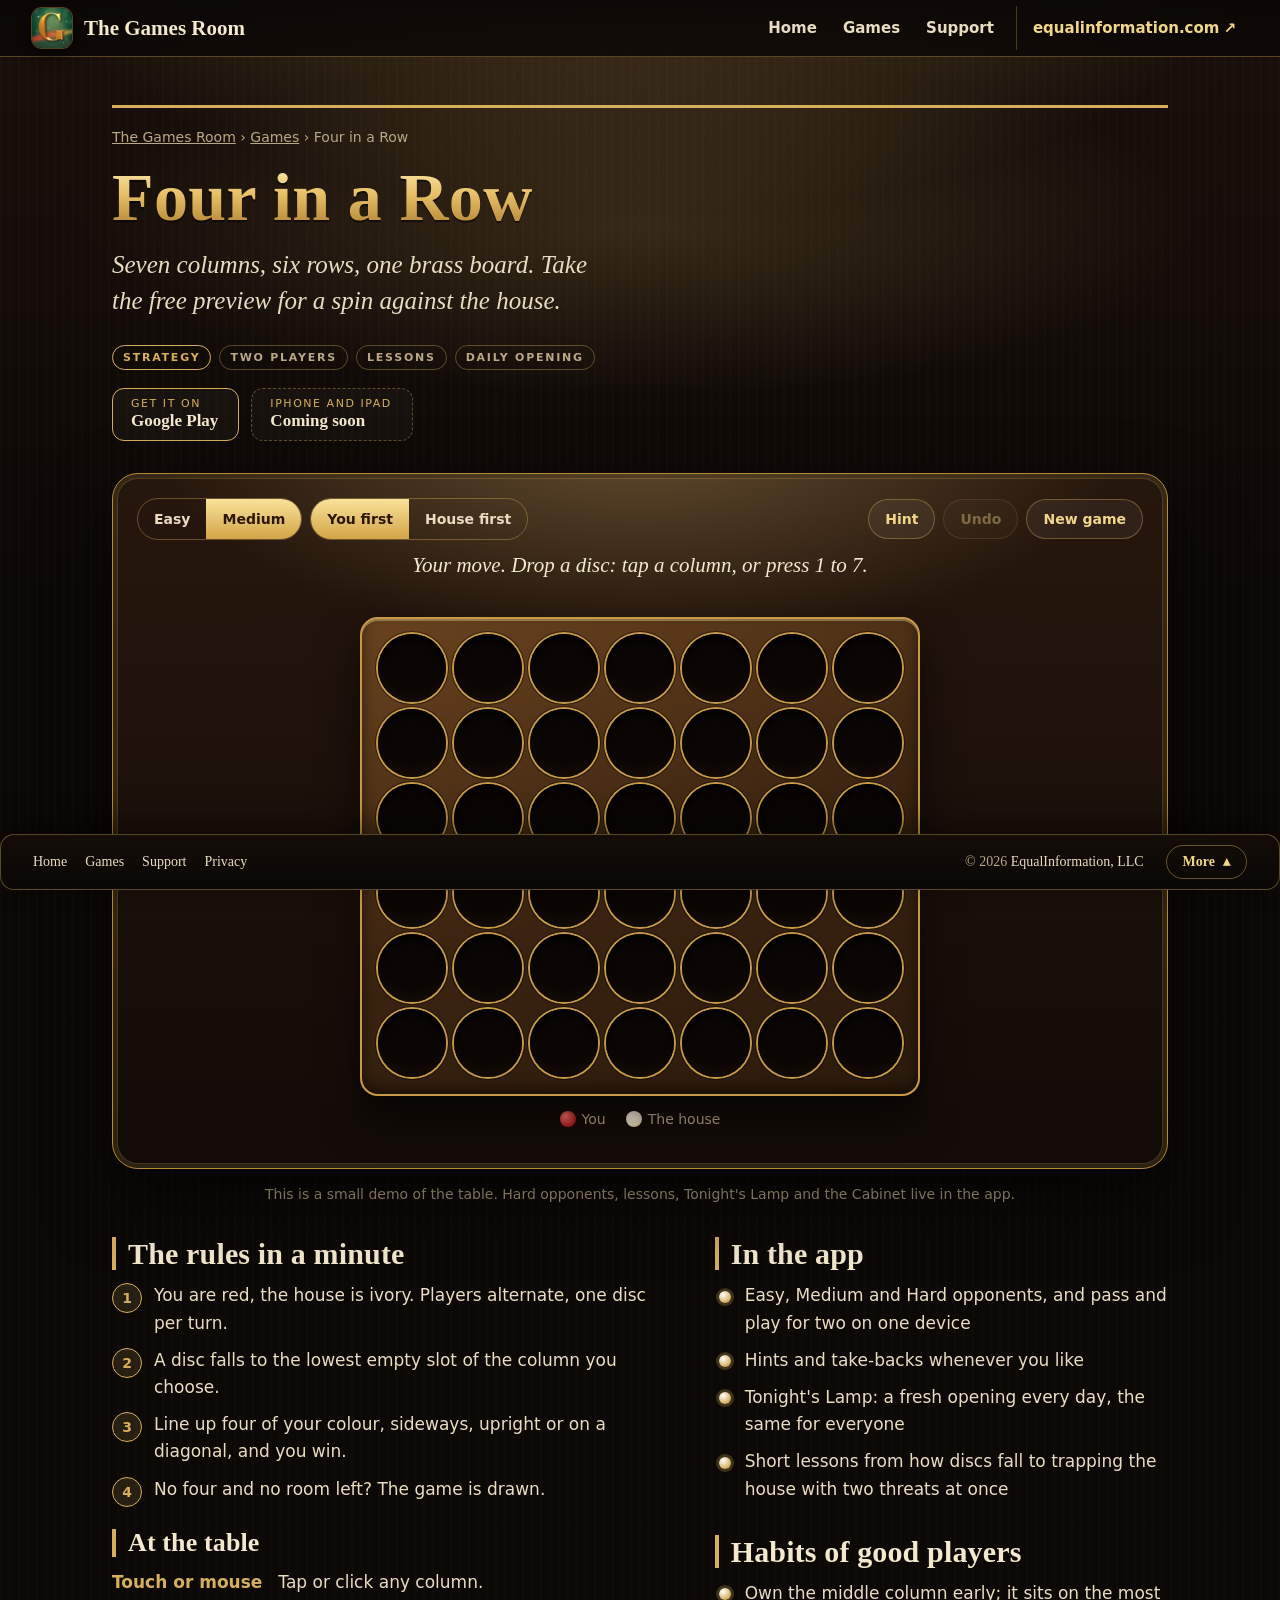
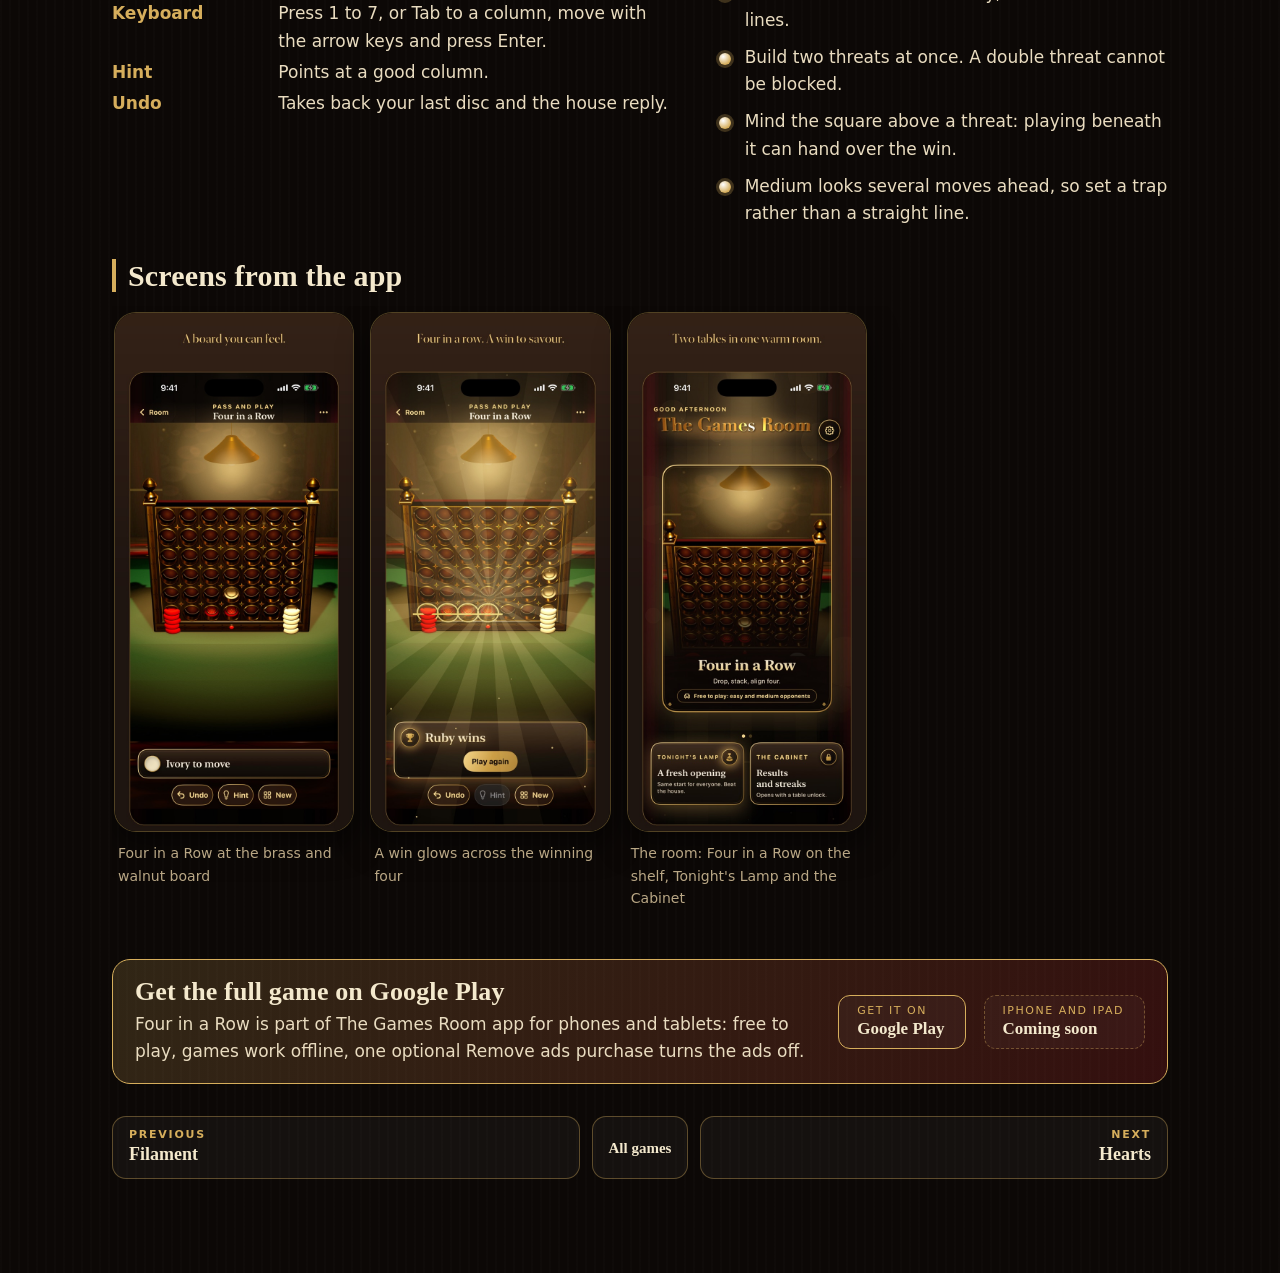
<file: four-in-a-row/index.html>
<!DOCTYPE html>
<html class="tgr-root" lang="en-US">
<head>
<meta charset="utf-8">
<title>Four in a Row | Play free in your browser | The Games Room</title>
<meta name="viewport" content="width=device-width, initial-scale=1, viewport-fit=cover">
<meta name="description" content="Play Four in a Row free against the computer in your browser: Easy and Medium, hints, undo, keyboard and touch. The full game is available on Google Play.">
<meta name="theme-color" content="#0c0806">
<link rel="canonical" href="https://equalinformation.com/the-games-room-site/four-in-a-row/">
<link rel="icon" type="image/png" href="../assets/img/favicon.png">
<link rel="apple-touch-icon" href="../assets/img/apple-touch-icon.png">
<link rel="stylesheet" href="../assets/css/site.css?v=3">
<meta property="og:type" content="website">
<meta property="og:site_name" content="The Games Room">
<meta property="og:title" content="Four in a Row | Play free in your browser | The Games Room">
<meta property="og:description" content="Play Four in a Row free against the computer in your browser: Easy and Medium, hints, undo, keyboard and touch. The full game is available on Google Play.">
<meta property="og:url" content="https://equalinformation.com/the-games-room-site/four-in-a-row/">
<meta property="og:image" content="https://equalinformation.com/the-games-room-site/assets/img/og-1200x630.jpg">
<meta name="twitter:card" content="summary_large_image">
<script type="application/ld+json">{"@context":"https://schema.org","@type":["VideoGame","SoftwareApplication"],"name":"Four in a Row","description":"Drop discs into a brass and walnut board and line up four before the house does.","url":"https://equalinformation.com/the-games-room-site/four-in-a-row/","image":"https://equalinformation.com/the-games-room-site/assets/shots/cover-four-in-a-row.jpg","applicationCategory":"GameApplication","genre":"Strategy","operatingSystem":"iOS, Android","inLanguage":"en","publisher":{"@type":"Organization","name":"EqualInformation, LLC"},"isPartOf":{"@type":"WebSite","name":"The Games Room","url":"https://equalinformation.com/the-games-room-site/"},"offers":{"@type":"Offer","price":"0","priceCurrency":"USD"}}</script>
<script type="application/ld+json">{"@context":"https://schema.org","@type":"BreadcrumbList","itemListElement":[{"@type":"ListItem","position":1,"name":"The Games Room","item":"https://equalinformation.com/the-games-room-site/"},{"@type":"ListItem","position":2,"name":"Games","item":"https://equalinformation.com/the-games-room-site/games/"},{"@type":"ListItem","position":3,"name":"Four in a Row","item":"https://equalinformation.com/the-games-room-site/four-in-a-row/"}]}</script>
</head>
<body class="tgr-body tgr-game">
<a class="tgr-skip" href="#tgr-main">Jump to the page</a>
<header class="tgr-top">
<a class="tgr-brand" href="../"><img class="tgr-logo" src="../assets/img/icon-96.png" alt="" width="40" height="40"><span class="tgr-brand-name">The Games Room</span></a>
<nav class="tgr-tabs" aria-label="Sections"><a href="../">Home</a><a href="../games/">Games</a><a href="../support/">Support</a><a class="tgr-parent" href="https://equalinformation.com/">equalinformation.com<span aria-hidden="true"> &#8599;</span></a></nav>
</header>
<main class="tgr-main" id="tgr-main">

<article class="tgr-tp tgr-gp" style="--ga:#d6ae5c;--gb:#c1272d">
<header class="tgr-tp-head">
<p class="tgr-trail"><a href="../">The Games Room</a> &rsaquo; <a href="../games/">Games</a> &rsaquo; Four in a Row</p>
<h1 class="tgr-gilded tgr-tp-title">Four in a Row</h1>
<p class="tgr-lede tgr-tp-lede">Seven columns, six rows, one brass board. Take the free preview for a spin against the house.</p>
<p class="tgr-tagrow"><span class="tgr-pill">Strategy</span><span class="tgr-pill tgr-pill-soft">Two players</span><span class="tgr-pill tgr-pill-soft">Lessons</span><span class="tgr-pill tgr-pill-soft">Daily opening</span></p>
<div class="tgr-badges" aria-label="Availability"><a class="tgr-badge-soon tgr-badge-live" href="https://play.google.com/store/apps/details?id=com.equalinformation.thegamesroom.app" rel="noopener"><small>Get it on</small><b>Google Play</b></a><span class="tgr-badge-soon"><small>iPhone and iPad</small><b>Coming soon</b></span></div>
</header>
<div class="tgr-tp-play" id="tgr-play">
<div class="tgr-stage" id="tgr-four-app">
<div class="tgr-bar"><div class="tgr-grp"><fieldset class="tgr-seg"><legend class="tgr-sr">Difficulty</legend><button type="button" data-level="easy" aria-pressed="false">Easy</button><button type="button" data-level="medium" aria-pressed="true">Medium</button></fieldset><fieldset class="tgr-seg"><legend class="tgr-sr">Who goes first</legend><button type="button" data-first="you" aria-pressed="true">You first</button><button type="button" data-first="house" aria-pressed="false">House first</button></fieldset></div>
<div class="tgr-grp"><button class="tgr-tool" type="button" data-act="hint">Hint</button><button class="tgr-tool" type="button" data-act="undo">Undo</button><button class="tgr-tool" type="button" data-act="new">New game</button></div></div>
<output class="tgr-status" role="status"></output>
<div class="tgr-f-wrap"><div class="tgr-f-board" role="group" aria-label="Four in a Row board, 7 columns by 6 rows"></div>
<p class="tgr-f-legend"><span><i class="tgr-p1"></i>You</span><span><i class="tgr-p2"></i>The house</span></p></div>
<p class="tgr-sr" id="tgr-f-live" aria-live="polite"></p>
</div>
<p class="tgr-demo-note">This is a small demo of the table. Hard opponents, lessons, Tonight's Lamp and the Cabinet live in the app.</p>
</div>
<aside class="tgr-tp-rules">
<h2 class="tgr-tp-h">The rules in a minute</h2>
<ol class="tgr-steps"><li>You are red, the house is ivory. Players alternate, one disc per turn.</li><li>A disc falls to the lowest empty slot of the column you choose.</li><li>Line up four of your colour, sideways, upright or on a diagonal, and you win.</li><li>No four and no room left? The game is drawn.</li></ol>
<h2 class="tgr-tp-h tgr-sub">At the table</h2><dl class="tgr-defs"><dt>Touch or mouse</dt><dd>Tap or click any column.</dd><dt>Keyboard</dt><dd>Press 1 to 7, or Tab to a column, move with the arrow keys and press Enter.</dd><dt>Hint</dt><dd>Points at a good column.</dd><dt>Undo</dt><dd>Takes back your last disc and the house reply.</dd></dl>
</aside>
<aside class="tgr-tp-keys">
<h2 class="tgr-tp-h">In the app</h2>
<ul class="tgr-check"><li>Easy, Medium and Hard opponents, and pass and play for two on one device</li><li>Hints and take-backs whenever you like</li><li>Tonight's Lamp: a fresh opening every day, the same for everyone</li><li>Short lessons from how discs fall to trapping the house with two threats at once</li></ul>
</aside>
<aside class="tgr-tp-ideas"><h2 class="tgr-tp-h">Habits of good players</h2><ul class="tgr-check"><li>Own the middle column early; it sits on the most lines.</li><li>Build two threats at once. A double threat cannot be blocked.</li><li>Mind the square above a threat: playing beneath it can hand over the win.</li><li>Medium looks several moves ahead, so set a trap rather than a straight line.</li></ul></aside>
<section class="tgr-tp-shots" aria-label="Four in a Row screenshots"><h2 class="tgr-tp-h">Screens from the app</h2><div class="tgr-gallery" tabindex="0" role="group" aria-label="Four in a Row screenshots"><figure><img src="../assets/shots/01-four-play.jpg" alt="Four in a Row at the brass and walnut board" width="660" height="1434" decoding="async"><figcaption>Four in a Row at the brass and walnut board</figcaption></figure><figure><img src="../assets/shots/02-four-win.jpg" alt="A win glows across the winning four" width="660" height="1434" loading="lazy" decoding="async"><figcaption>A win glows across the winning four</figcaption></figure><figure><img src="../assets/shots/03-home.jpg" alt="The room: Four in a Row on the shelf, Tonight's Lamp and the Cabinet" width="660" height="1434" loading="lazy" decoding="async"><figcaption>The room: Four in a Row on the shelf, Tonight's Lamp and the Cabinet</figcaption></figure></div></section>
<aside class="tgr-tp-cta tgr-callout"><div class="tgr-t"><h3>Get the full game on Google Play</h3><p>Four in a Row is part of The Games Room app for phones and tablets: free to play, games work offline, one optional Remove ads purchase turns the ads off.</p></div><a class="tgr-badge-soon tgr-badge-live" href="https://play.google.com/store/apps/details?id=com.equalinformation.thegamesroom.app" rel="noopener"><small>Get it on</small><b>Google Play</b></a><span class="tgr-badge-soon"><small>iPhone and iPad</small><b>Coming soon</b></span></aside>
<nav class="tgr-tp-next" aria-label="More games"><a class="tgr-pn tgr-pn-prev" href="../filament/" rel="prev"><small>Previous</small>Filament</a><a class="tgr-pn tgr-pn-all" href="../games/">All games</a><a class="tgr-pn tgr-pn-next" href="../hearts/" rel="next"><small>Next</small>Hearts</a></nav>
</article>
</main>
<footer class="tgr-dock">
<details class="tgr-dock-box">
<summary><span class="tgr-dock-links"><a href="../">Home</a><a href="../games/">Games</a><a href="../support/">Support</a><a href="../privacy/">Privacy</a></span><span class="tgr-dock-copy">&copy; 2026 <a href="https://equalinformation.com/">EqualInformation, LLC</a></span><span class="tgr-dock-more" aria-hidden="true"></span></summary>
<div class="tgr-dock-panel tgr-foot">
<section class="tgr-foot-grid">
<div class="tgr-foot-about"><p class="tgr-foot-name">The Games Room</p><p class="tgr-foot-blurb">A warm room full of games. Free to play, with a few gentle ads that one optional Remove ads purchase turns off. The games work without a connection.</p></div>
<nav class="tgr-foot-tables" aria-label="Games"><h4 class="tgr-foot-h">Games</h4><a href="../games/">All 7 games</a><a href="../four-in-a-row/">Four in a Row</a><a href="../hearts/">Hearts</a><a href="../hex/">Hex</a><a href="../dots-and-boxes/">Dots and Boxes</a><a href="../#tgr-faq">Questions</a></nav>
<nav class="tgr-foot-help" aria-label="Help"><h4 class="tgr-foot-h">Help</h4><a href="../support/">Support</a><a href="../privacy/">Privacy</a><a href="mailto:info@equalinformation.com">info@equalinformation.com</a><a href="https://equalinformation.com/">equalinformation.com</a></nav>
</section>
<p class="tgr-fine">The Games Room is available on Google Play; an iPhone and iPad version is coming soon. Google Play is a trademark of Google LLC.</p>
</div>
</details>
</footer>
<script defer src="../assets/js/four.js?v=2"></script>
<script defer src="../assets/js/four-ui.js?v=2"></script>
</body>
</html>
</file>
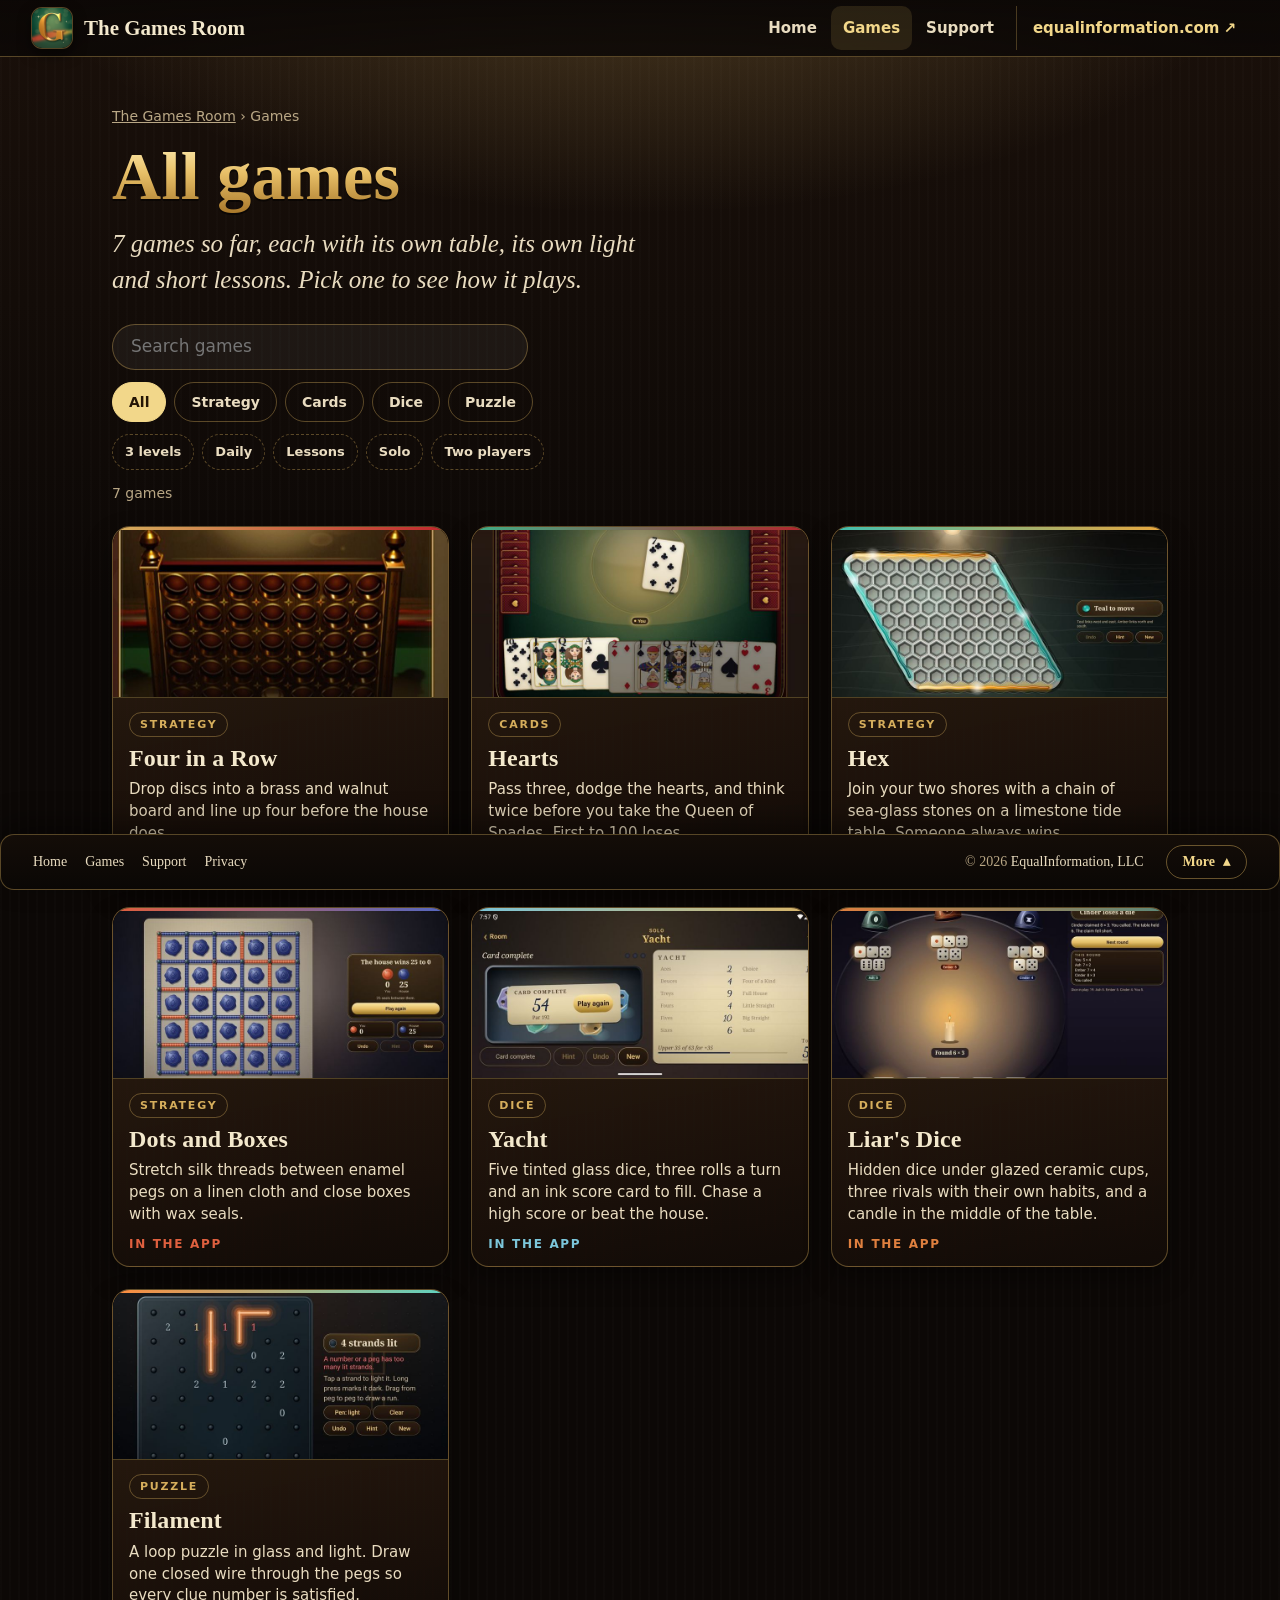
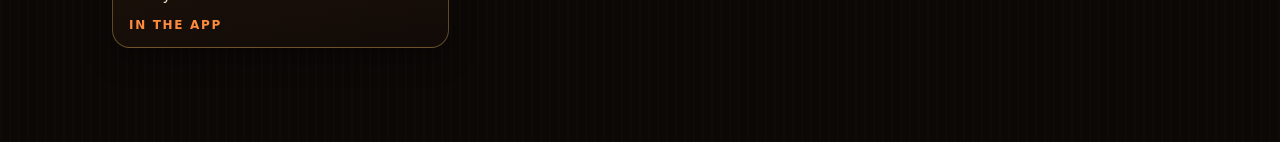
<file: games/index.html>
<!DOCTYPE html>
<html class="tgr-root" lang="en-US">
<head>
<meta charset="utf-8">
<title>All 7 games | The Games Room</title>
<meta name="viewport" content="width=device-width, initial-scale=1, viewport-fit=cover">
<meta name="description" content="Every game in The Games Room: Four in a Row, Hearts, Hex, Dots and Boxes, Yacht and more. Free to play, offline, one optional Remove ads purchase turns the ads off. Available on Google Play.">
<meta name="theme-color" content="#0c0806">
<link rel="canonical" href="https://equalinformation.com/the-games-room-site/games/">
<link rel="icon" type="image/png" href="../assets/img/favicon.png">
<link rel="apple-touch-icon" href="../assets/img/apple-touch-icon.png">
<link rel="stylesheet" href="../assets/css/site.css?v=3">
<meta property="og:type" content="website">
<meta property="og:site_name" content="The Games Room">
<meta property="og:title" content="All 7 games | The Games Room">
<meta property="og:description" content="Every game in The Games Room: Four in a Row, Hearts, Hex, Dots and Boxes, Yacht and more. Free to play, offline, one optional Remove ads purchase turns the ads off. Available on Google Play.">
<meta property="og:url" content="https://equalinformation.com/the-games-room-site/games/">
<meta property="og:image" content="https://equalinformation.com/the-games-room-site/assets/img/og-1200x630.jpg">
<meta name="twitter:card" content="summary_large_image">
<script type="application/ld+json">{"@context":"https://schema.org","@type":"ItemList","name":"Games in The Games Room","itemListElement":[{"@type":"ListItem","position":1,"url":"https://equalinformation.com/the-games-room-site/four-in-a-row/","name":"Four in a Row"},{"@type":"ListItem","position":2,"url":"https://equalinformation.com/the-games-room-site/hearts/","name":"Hearts"},{"@type":"ListItem","position":3,"url":"https://equalinformation.com/the-games-room-site/hex/","name":"Hex"},{"@type":"ListItem","position":4,"url":"https://equalinformation.com/the-games-room-site/dots-and-boxes/","name":"Dots and Boxes"},{"@type":"ListItem","position":5,"url":"https://equalinformation.com/the-games-room-site/yacht/","name":"Yacht"},{"@type":"ListItem","position":6,"url":"https://equalinformation.com/the-games-room-site/liars-dice/","name":"Liar's Dice"},{"@type":"ListItem","position":7,"url":"https://equalinformation.com/the-games-room-site/filament/","name":"Filament"}]}</script>
</head>
<body class="tgr-body">
<a class="tgr-skip" href="#tgr-main">Jump to the page</a>
<header class="tgr-top">
<a class="tgr-brand" href="../"><img class="tgr-logo" src="../assets/img/icon-96.png" alt="" width="40" height="40"><span class="tgr-brand-name">The Games Room</span></a>
<nav class="tgr-tabs" aria-label="Sections"><a href="../">Home</a><a href="../games/" aria-current="page">Games</a><a href="../support/">Support</a><a class="tgr-parent" href="https://equalinformation.com/">equalinformation.com<span aria-hidden="true"> &#8599;</span></a></nav>
</header>
<main class="tgr-main" id="tgr-main">

<article class="tgr-ix">
<header class="tgr-ix-head"><p class="tgr-trail"><a href="../">The Games Room</a> &rsaquo; Games</p>
<h1 class="tgr-gilded tgr-tp-title">All games</h1>
<p class="tgr-lede">7 games so far, each with its own table, its own light and short lessons. Pick one to see how it plays.</p></header>
<div class="tgr-filters" id="tgr-filters" hidden>
<label class="tgr-find"><span class="tgr-sr">Search games</span><input type="search" id="tgr-q" placeholder="Search games" autocomplete="off"></label>
<div class="tgr-chips" role="group" aria-label="Category"><button type="button" class="tgr-chip" data-cat="" aria-pressed="true">All</button><button type="button" class="tgr-chip" data-cat="strategy" aria-pressed="false">Strategy</button><button type="button" class="tgr-chip" data-cat="cards" aria-pressed="false">Cards</button><button type="button" class="tgr-chip" data-cat="dice" aria-pressed="false">Dice</button><button type="button" class="tgr-chip" data-cat="puzzle" aria-pressed="false">Puzzle</button></div>
<div class="tgr-chips" role="group" aria-label="Tags"><button type="button" class="tgr-chip tgr-chip-tag" data-tag="3 levels" aria-pressed="false">3 levels</button><button type="button" class="tgr-chip tgr-chip-tag" data-tag="Daily" aria-pressed="false">Daily</button><button type="button" class="tgr-chip tgr-chip-tag" data-tag="Lessons" aria-pressed="false">Lessons</button><button type="button" class="tgr-chip tgr-chip-tag" data-tag="Solo" aria-pressed="false">Solo</button><button type="button" class="tgr-chip tgr-chip-tag" data-tag="Two players" aria-pressed="false">Two players</button></div>
<p class="tgr-count" id="tgr-count" aria-live="polite"></p>
</div>
<ul class="tgr-gamegrid" id="tgr-list"><li class="tgr-gc tgr-live" style="--ga:#d6ae5c;--gb:#c1272d" data-cat="strategy" data-tags="Two players|Lessons|Daily opening" data-text="four in a row drop, stack, align four. drop discs into a brass and walnut board and line up four before the house does. strategy two players lessons daily opening">
<img src="../assets/shots/cover-four-in-a-row.jpg" alt="The Four in a Row board in brass and walnut" width="800" height="400" loading="lazy" decoding="async">
<div class="tgr-gc-body"><span class="tgr-pill">Strategy</span>
<h3><a class="tgr-gc-name" href="../four-in-a-row/">Four in a Row</a></h3>
<p>Drop discs into a brass and walnut board and line up four before the house does.</p>
<span class="tgr-gc-state">Play the preview</span></div></li>
<li class="tgr-gc tgr-live" style="--ga:#3fae86;--gb:#b3262c" data-cat="cards" data-tags="Four players|Lessons|Hints" data-text="hearts dodge the hearts, mind the queen. pass three, dodge the hearts, and think twice before you take the queen of spades. first to 100 loses. cards four players lessons hints">
<img src="../assets/shots/cover-hearts.jpg" alt="Hearts at the baize table on a tablet" width="800" height="400" loading="lazy" decoding="async">
<div class="tgr-gc-body"><span class="tgr-pill">Cards</span>
<h3><a class="tgr-gc-name" href="../hearts/">Hearts</a></h3>
<p>Pass three, dodge the hearts, and think twice before you take the Queen of Spades. First to 100 loses.</p>
<span class="tgr-gc-state">Play the preview</span></div></li>
<li class="tgr-gc" style="--ga:#3fc0b0;--gb:#eaa63c" data-cat="strategy" data-tags="Two players|Lessons|3 levels|Daily" data-text="hex link your shores. no draws. join your two shores with a chain of sea-glass stones on a limestone tide table. someone always wins. strategy two players lessons 3 levels daily">
<img src="../assets/shots/cover-hex.jpg" alt="The Hex board: a limestone slab with teal and amber stones" width="800" height="400" loading="lazy" decoding="async">
<div class="tgr-gc-body"><span class="tgr-pill">Strategy</span>
<h3><a class="tgr-gc-name" href="../hex/">Hex</a></h3>
<p>Join your two shores with a chain of sea-glass stones on a limestone tide table. Someone always wins.</p>
<span class="tgr-gc-state">In the app</span></div></li>
<li class="tgr-gc" style="--ga:#e0603f;--gb:#5568c2" data-cat="strategy" data-tags="Two players|Lessons|3 levels|Daily" data-text="dots and boxes thread the pegs, seal the squares. stretch silk threads between enamel pegs on a linen cloth and close boxes with wax seals. strategy two players lessons 3 levels daily">
<img src="../assets/shots/cover-dots-and-boxes.jpg" alt="Dots and Boxes on a linen cloth with silk threads" width="800" height="400" loading="lazy" decoding="async">
<div class="tgr-gc-body"><span class="tgr-pill">Strategy</span>
<h3><a class="tgr-gc-name" href="../dots-and-boxes/">Dots and Boxes</a></h3>
<p>Stretch silk threads between enamel pegs on a linen cloth and close boxes with wax seals.</p>
<span class="tgr-gc-state">In the app</span></div></li>
<li class="tgr-gc" style="--ga:#7cc6da;--gb:#d9b66a" data-cat="dice" data-tags="Solo|Two players|Lessons|Daily" data-text="yacht glass dice, ink score card. five tinted glass dice, three rolls a turn and an ink score card to fill. chase a high score or beat the house. dice solo two players lessons daily">
<img src="../assets/shots/cover-yacht.jpg" alt="Yacht: glass dice beside an ink score card" width="800" height="400" loading="lazy" decoding="async">
<div class="tgr-gc-body"><span class="tgr-pill">Dice</span>
<h3><a class="tgr-gc-name" href="../yacht/">Yacht</a></h3>
<p>Five tinted glass dice, three rolls a turn and an ink score card to fill. Chase a high score or beat the house.</p>
<span class="tgr-gc-state">In the app</span></div></li>
<li class="tgr-gc" style="--ga:#e0803f;--gb:#5d8a7a" data-cat="dice" data-tags="Bluffing|Three rivals|Lessons|Daily" data-text="liar's dice bid, bluff and call by candlelight. hidden dice under glazed ceramic cups, three rivals with their own habits, and a candle in the middle of the table. dice bluffing three rivals lessons daily">
<img src="../assets/shots/cover-liars-dice.jpg" alt="Liar's Dice: three ceramic cups around a candle" width="800" height="400" loading="lazy" decoding="async">
<div class="tgr-gc-body"><span class="tgr-pill">Dice</span>
<h3><a class="tgr-gc-name" href="../liars-dice/">Liar's Dice</a></h3>
<p>Hidden dice under glazed ceramic cups, three rivals with their own habits, and a candle in the middle of the table.</p>
<span class="tgr-gc-state">In the app</span></div></li>
<li class="tgr-gc" style="--ga:#ff8c3d;--gb:#5fd3c0" data-cat="puzzle" data-tags="Solo|Lessons|5x5 to 10x10|Daily" data-text="filament one glowing loop, every number met. a loop puzzle in glass and light. draw one closed wire through the pegs so every clue number is satisfied. puzzle solo lessons 5x5 to 10x10 daily">
<img src="../assets/shots/cover-filament.jpg" alt="Filament: a glowing loop on a smoked-glass plate" width="800" height="400" loading="lazy" decoding="async">
<div class="tgr-gc-body"><span class="tgr-pill">Puzzle</span>
<h3><a class="tgr-gc-name" href="../filament/">Filament</a></h3>
<p>A loop puzzle in glass and light. Draw one closed wire through the pegs so every clue number is satisfied.</p>
<span class="tgr-gc-state">In the app</span></div></li></ul>
<p class="tgr-empty" id="tgr-empty" hidden>No game matches. Try fewer filters.</p>
</article>
</main>
<footer class="tgr-dock">
<details class="tgr-dock-box">
<summary><span class="tgr-dock-links"><a href="../">Home</a><a href="../games/">Games</a><a href="../support/">Support</a><a href="../privacy/">Privacy</a></span><span class="tgr-dock-copy">&copy; 2026 <a href="https://equalinformation.com/">EqualInformation, LLC</a></span><span class="tgr-dock-more" aria-hidden="true"></span></summary>
<div class="tgr-dock-panel tgr-foot">
<section class="tgr-foot-grid">
<div class="tgr-foot-about"><p class="tgr-foot-name">The Games Room</p><p class="tgr-foot-blurb">A warm room full of games. Free to play, with a few gentle ads that one optional Remove ads purchase turns off. The games work without a connection.</p></div>
<nav class="tgr-foot-tables" aria-label="Games"><h4 class="tgr-foot-h">Games</h4><a href="../games/">All 7 games</a><a href="../four-in-a-row/">Four in a Row</a><a href="../hearts/">Hearts</a><a href="../hex/">Hex</a><a href="../dots-and-boxes/">Dots and Boxes</a><a href="../#tgr-faq">Questions</a></nav>
<nav class="tgr-foot-help" aria-label="Help"><h4 class="tgr-foot-h">Help</h4><a href="../support/">Support</a><a href="../privacy/">Privacy</a><a href="mailto:info@equalinformation.com">info@equalinformation.com</a><a href="https://equalinformation.com/">equalinformation.com</a></nav>
</section>
<p class="tgr-fine">The Games Room is available on Google Play; an iPhone and iPad version is coming soon. Google Play is a trademark of Google LLC.</p>
</div>
</details>
</footer>
<script defer src="../assets/js/games-filter.js?v=1"></script>
</body>
</html>
</file>
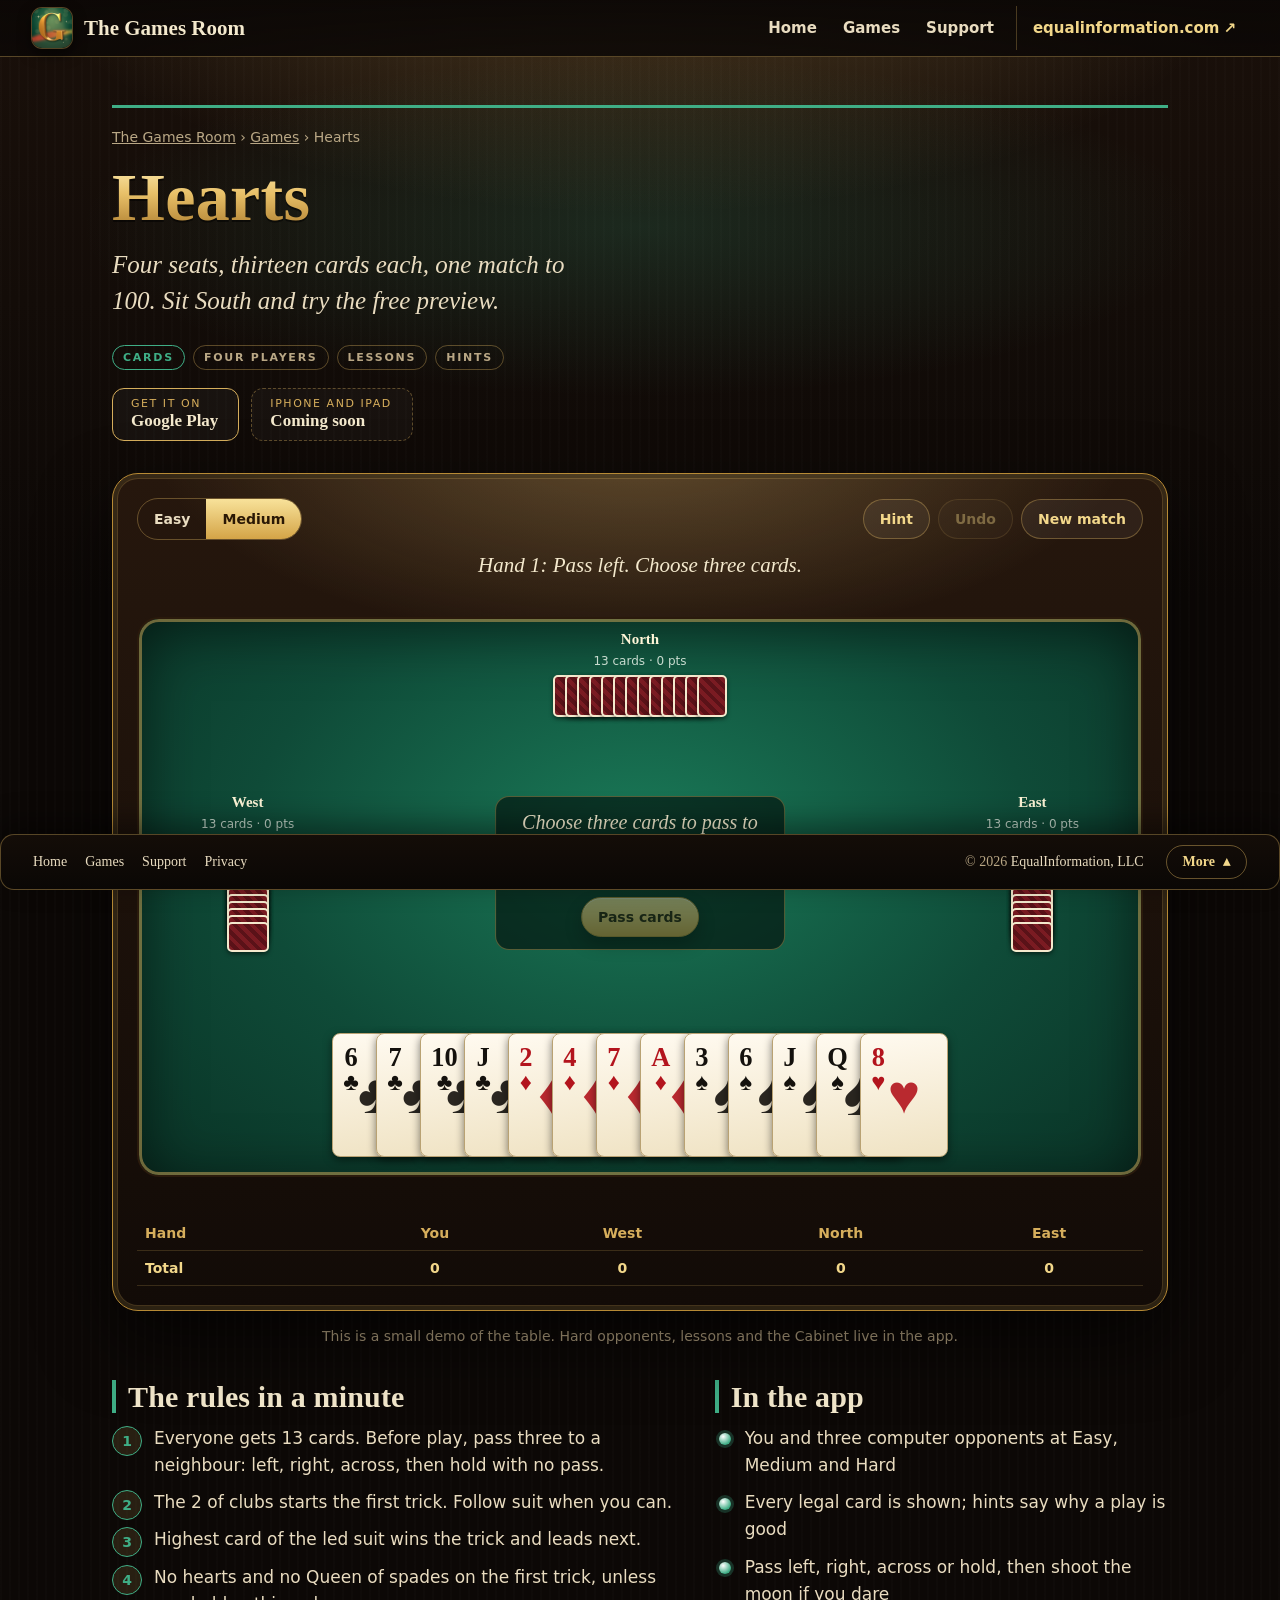
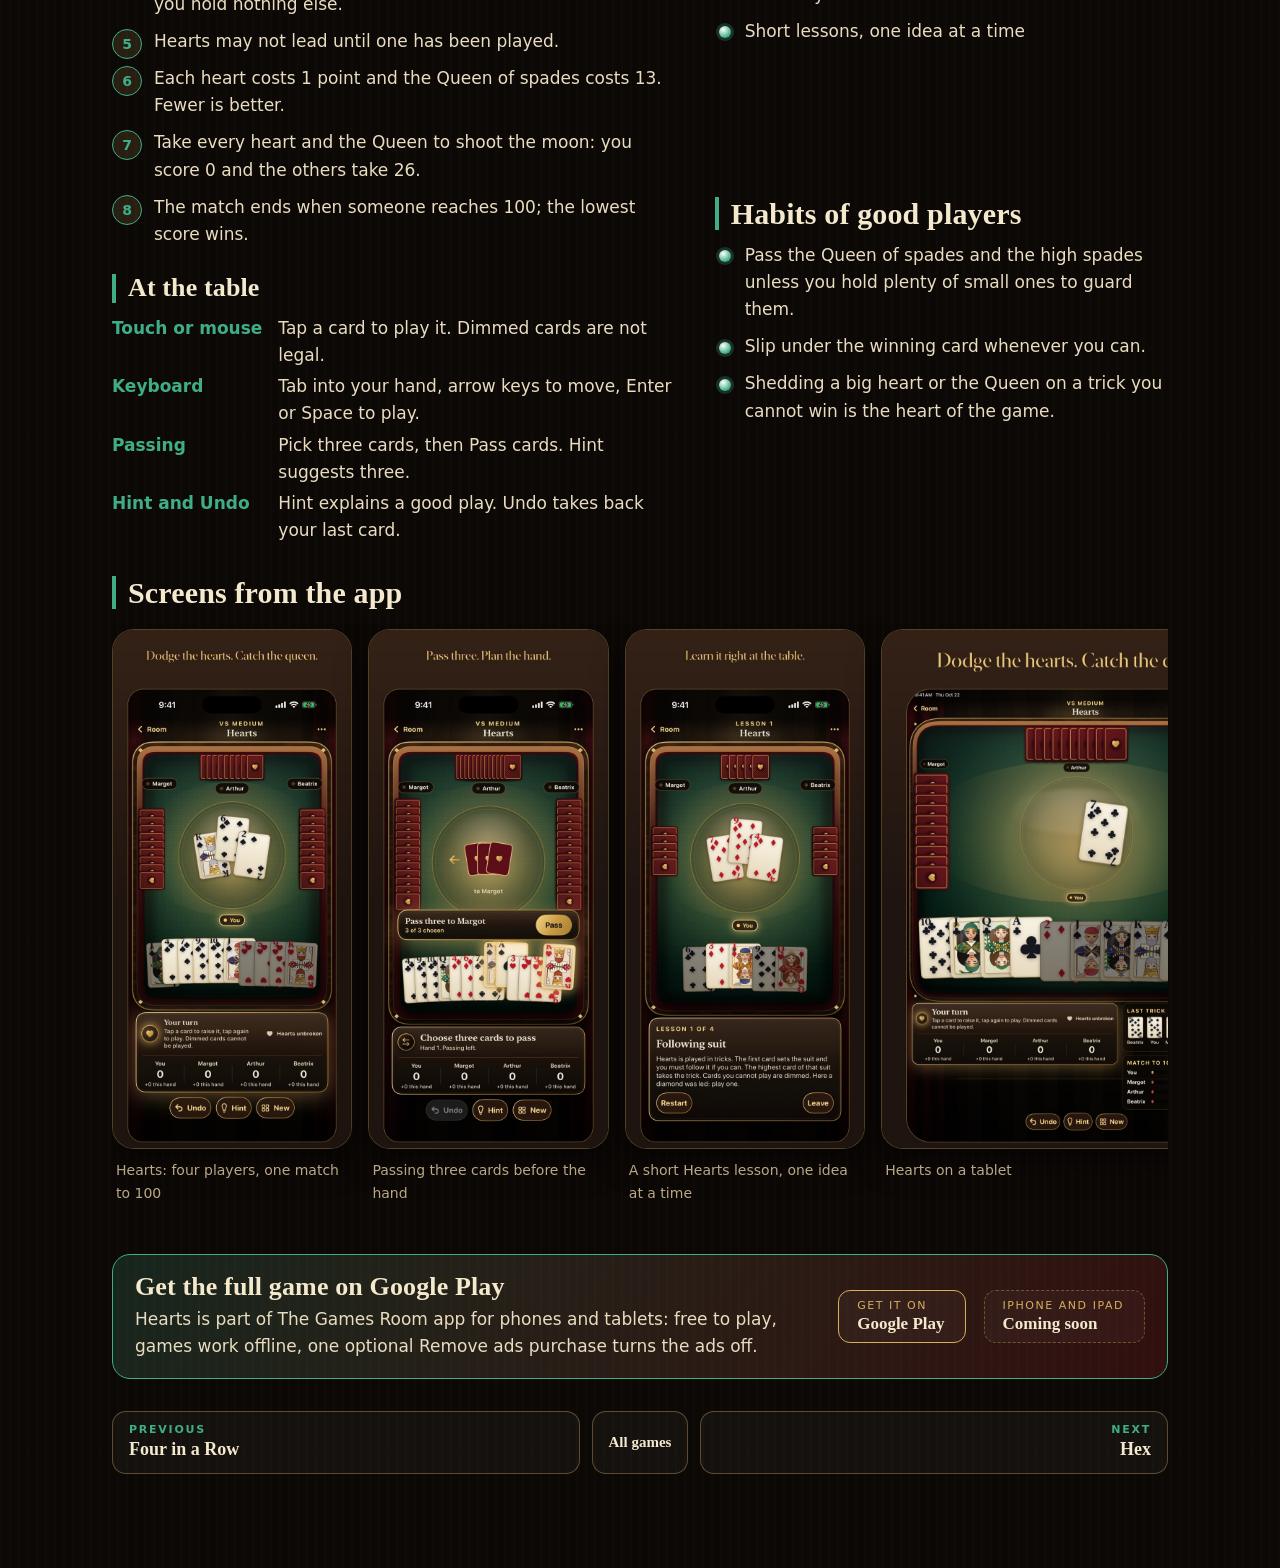
<file: hearts/index.html>
<!DOCTYPE html>
<html class="tgr-root" lang="en-US">
<head>
<meta charset="utf-8">
<title>Hearts | Play free in your browser | The Games Room</title>
<meta name="viewport" content="width=device-width, initial-scale=1, viewport-fit=cover">
<meta name="description" content="Play Hearts free against three computer opponents in your browser: pass three, shoot the moon, first to 100 loses. The full game is available on Google Play.">
<meta name="theme-color" content="#0c0806">
<link rel="canonical" href="https://equalinformation.com/the-games-room-site/hearts/">
<link rel="icon" type="image/png" href="../assets/img/favicon.png">
<link rel="apple-touch-icon" href="../assets/img/apple-touch-icon.png">
<link rel="stylesheet" href="../assets/css/site.css?v=3">
<meta property="og:type" content="website">
<meta property="og:site_name" content="The Games Room">
<meta property="og:title" content="Hearts | Play free in your browser | The Games Room">
<meta property="og:description" content="Play Hearts free against three computer opponents in your browser: pass three, shoot the moon, first to 100 loses. The full game is available on Google Play.">
<meta property="og:url" content="https://equalinformation.com/the-games-room-site/hearts/">
<meta property="og:image" content="https://equalinformation.com/the-games-room-site/assets/img/og-1200x630.jpg">
<meta name="twitter:card" content="summary_large_image">
<script type="application/ld+json">{"@context":"https://schema.org","@type":["VideoGame","SoftwareApplication"],"name":"Hearts","description":"Pass three, dodge the hearts, and think twice before you take the Queen of Spades. First to 100 loses.","url":"https://equalinformation.com/the-games-room-site/hearts/","image":"https://equalinformation.com/the-games-room-site/assets/shots/cover-hearts.jpg","applicationCategory":"GameApplication","genre":"Cards","operatingSystem":"iOS, Android","inLanguage":"en","publisher":{"@type":"Organization","name":"EqualInformation, LLC"},"isPartOf":{"@type":"WebSite","name":"The Games Room","url":"https://equalinformation.com/the-games-room-site/"},"offers":{"@type":"Offer","price":"0","priceCurrency":"USD"}}</script>
<script type="application/ld+json">{"@context":"https://schema.org","@type":"BreadcrumbList","itemListElement":[{"@type":"ListItem","position":1,"name":"The Games Room","item":"https://equalinformation.com/the-games-room-site/"},{"@type":"ListItem","position":2,"name":"Games","item":"https://equalinformation.com/the-games-room-site/games/"},{"@type":"ListItem","position":3,"name":"Hearts","item":"https://equalinformation.com/the-games-room-site/hearts/"}]}</script>
</head>
<body class="tgr-body tgr-game">
<a class="tgr-skip" href="#tgr-main">Jump to the page</a>
<header class="tgr-top">
<a class="tgr-brand" href="../"><img class="tgr-logo" src="../assets/img/icon-96.png" alt="" width="40" height="40"><span class="tgr-brand-name">The Games Room</span></a>
<nav class="tgr-tabs" aria-label="Sections"><a href="../">Home</a><a href="../games/">Games</a><a href="../support/">Support</a><a class="tgr-parent" href="https://equalinformation.com/">equalinformation.com<span aria-hidden="true"> &#8599;</span></a></nav>
</header>
<main class="tgr-main" id="tgr-main">

<article class="tgr-tp tgr-gp" style="--ga:#3fae86;--gb:#b3262c">
<header class="tgr-tp-head">
<p class="tgr-trail"><a href="../">The Games Room</a> &rsaquo; <a href="../games/">Games</a> &rsaquo; Hearts</p>
<h1 class="tgr-gilded tgr-tp-title">Hearts</h1>
<p class="tgr-lede tgr-tp-lede">Four seats, thirteen cards each, one match to 100. Sit South and try the free preview.</p>
<p class="tgr-tagrow"><span class="tgr-pill">Cards</span><span class="tgr-pill tgr-pill-soft">Four players</span><span class="tgr-pill tgr-pill-soft">Lessons</span><span class="tgr-pill tgr-pill-soft">Hints</span></p>
<div class="tgr-badges" aria-label="Availability"><a class="tgr-badge-soon tgr-badge-live" href="https://play.google.com/store/apps/details?id=com.equalinformation.thegamesroom.app" rel="noopener"><small>Get it on</small><b>Google Play</b></a><span class="tgr-badge-soon"><small>iPhone and iPad</small><b>Coming soon</b></span></div>
</header>
<div class="tgr-tp-play" id="tgr-play">
<div class="tgr-stage" id="tgr-hearts-app">
<div class="tgr-bar"><div class="tgr-grp"><fieldset class="tgr-seg"><legend class="tgr-sr">Opponents</legend><button type="button" data-level="easy" aria-pressed="false">Easy</button><button type="button" data-level="medium" aria-pressed="true">Medium</button></fieldset></div>
<div class="tgr-grp"><button class="tgr-tool" type="button" data-act="hint">Hint</button><button class="tgr-tool" type="button" data-act="undo">Undo</button><button class="tgr-tool" type="button" data-act="new">New match</button></div></div>
<output class="tgr-status" role="status"></output>
<div class="tgr-h-table">
<div class="tgr-h-seat tgr-h-north" role="group"></div>
<div class="tgr-h-seat tgr-h-west" role="group"></div>
<div class="tgr-h-center"><div class="tgr-h-trick" aria-hidden="true"></div><div class="tgr-h-pill" hidden></div></div>
<div class="tgr-h-seat tgr-h-east" role="group"></div>
<div class="tgr-h-south"><div class="tgr-h-hand" role="group" aria-label="Your hand"></div></div>
</div>
<p class="tgr-h-tooltip" aria-live="polite"></p>
<table class="tgr-h-score" id="tgr-h-score"></table>
<p class="tgr-sr" id="tgr-h-live" aria-live="polite"></p>
</div>
<p class="tgr-demo-note">This is a small demo of the table. Hard opponents, lessons and the Cabinet live in the app.</p>
</div>
<aside class="tgr-tp-rules">
<h2 class="tgr-tp-h">The rules in a minute</h2>
<ol class="tgr-steps"><li>Everyone gets 13 cards. Before play, pass three to a neighbour: left, right, across, then hold with no pass.</li><li>The 2 of clubs starts the first trick. Follow suit when you can.</li><li>Highest card of the led suit wins the trick and leads next.</li><li>No hearts and no Queen of spades on the first trick, unless you hold nothing else.</li><li>Hearts may not lead until one has been played.</li><li>Each heart costs 1 point and the Queen of spades costs 13. Fewer is better.</li><li>Take every heart and the Queen to shoot the moon: you score 0 and the others take 26.</li><li>The match ends when someone reaches 100; the lowest score wins.</li></ol>
<h2 class="tgr-tp-h tgr-sub">At the table</h2><dl class="tgr-defs"><dt>Touch or mouse</dt><dd>Tap a card to play it. Dimmed cards are not legal.</dd><dt>Keyboard</dt><dd>Tab into your hand, arrow keys to move, Enter or Space to play.</dd><dt>Passing</dt><dd>Pick three cards, then Pass cards. Hint suggests three.</dd><dt>Hint and Undo</dt><dd>Hint explains a good play. Undo takes back your last card.</dd></dl>
</aside>
<aside class="tgr-tp-keys">
<h2 class="tgr-tp-h">In the app</h2>
<ul class="tgr-check"><li>You and three computer opponents at Easy, Medium and Hard</li><li>Every legal card is shown; hints say why a play is good</li><li>Pass left, right, across or hold, then shoot the moon if you dare</li><li>Short lessons, one idea at a time</li></ul>
</aside>
<aside class="tgr-tp-ideas"><h2 class="tgr-tp-h">Habits of good players</h2><ul class="tgr-check"><li>Pass the Queen of spades and the high spades unless you hold plenty of small ones to guard them.</li><li>Slip under the winning card whenever you can.</li><li>Shedding a big heart or the Queen on a trick you cannot win is the heart of the game.</li></ul></aside>
<section class="tgr-tp-shots" aria-label="Hearts screenshots"><h2 class="tgr-tp-h">Screens from the app</h2><div class="tgr-gallery" tabindex="0" role="group" aria-label="Hearts screenshots"><figure><img src="../assets/shots/05-hearts-play.jpg" alt="Hearts: four players, one match to 100" width="660" height="1434" decoding="async"><figcaption>Hearts: four players, one match to 100</figcaption></figure><figure><img src="../assets/shots/06-hearts-pass.jpg" alt="Passing three cards before the hand" width="660" height="1434" loading="lazy" decoding="async"><figcaption>Passing three cards before the hand</figcaption></figure><figure><img src="../assets/shots/07-hearts-lesson.jpg" alt="A short Hearts lesson, one idea at a time" width="660" height="1434" loading="lazy" decoding="async"><figcaption>A short Hearts lesson, one idea at a time</figcaption></figure><figure><img src="../assets/shots/ipad-hearts.jpg" alt="Hearts on a tablet" width="1100" height="1466" loading="lazy" decoding="async"><figcaption>Hearts on a tablet</figcaption></figure></div></section>
<aside class="tgr-tp-cta tgr-callout"><div class="tgr-t"><h3>Get the full game on Google Play</h3><p>Hearts is part of The Games Room app for phones and tablets: free to play, games work offline, one optional Remove ads purchase turns the ads off.</p></div><a class="tgr-badge-soon tgr-badge-live" href="https://play.google.com/store/apps/details?id=com.equalinformation.thegamesroom.app" rel="noopener"><small>Get it on</small><b>Google Play</b></a><span class="tgr-badge-soon"><small>iPhone and iPad</small><b>Coming soon</b></span></aside>
<nav class="tgr-tp-next" aria-label="More games"><a class="tgr-pn tgr-pn-prev" href="../four-in-a-row/" rel="prev"><small>Previous</small>Four in a Row</a><a class="tgr-pn tgr-pn-all" href="../games/">All games</a><a class="tgr-pn tgr-pn-next" href="../hex/" rel="next"><small>Next</small>Hex</a></nav>
</article>
</main>
<footer class="tgr-dock">
<details class="tgr-dock-box">
<summary><span class="tgr-dock-links"><a href="../">Home</a><a href="../games/">Games</a><a href="../support/">Support</a><a href="../privacy/">Privacy</a></span><span class="tgr-dock-copy">&copy; 2026 <a href="https://equalinformation.com/">EqualInformation, LLC</a></span><span class="tgr-dock-more" aria-hidden="true"></span></summary>
<div class="tgr-dock-panel tgr-foot">
<section class="tgr-foot-grid">
<div class="tgr-foot-about"><p class="tgr-foot-name">The Games Room</p><p class="tgr-foot-blurb">A warm room full of games. Free to play, with a few gentle ads that one optional Remove ads purchase turns off. The games work without a connection.</p></div>
<nav class="tgr-foot-tables" aria-label="Games"><h4 class="tgr-foot-h">Games</h4><a href="../games/">All 7 games</a><a href="../four-in-a-row/">Four in a Row</a><a href="../hearts/">Hearts</a><a href="../hex/">Hex</a><a href="../dots-and-boxes/">Dots and Boxes</a><a href="../#tgr-faq">Questions</a></nav>
<nav class="tgr-foot-help" aria-label="Help"><h4 class="tgr-foot-h">Help</h4><a href="../support/">Support</a><a href="../privacy/">Privacy</a><a href="mailto:info@equalinformation.com">info@equalinformation.com</a><a href="https://equalinformation.com/">equalinformation.com</a></nav>
</section>
<p class="tgr-fine">The Games Room is available on Google Play; an iPhone and iPad version is coming soon. Google Play is a trademark of Google LLC.</p>
</div>
</details>
</footer>
<script defer src="../assets/js/hearts.js?v=2"></script>
<script defer src="../assets/js/hearts-ui.js?v=2"></script>
</body>
</html>
</file>
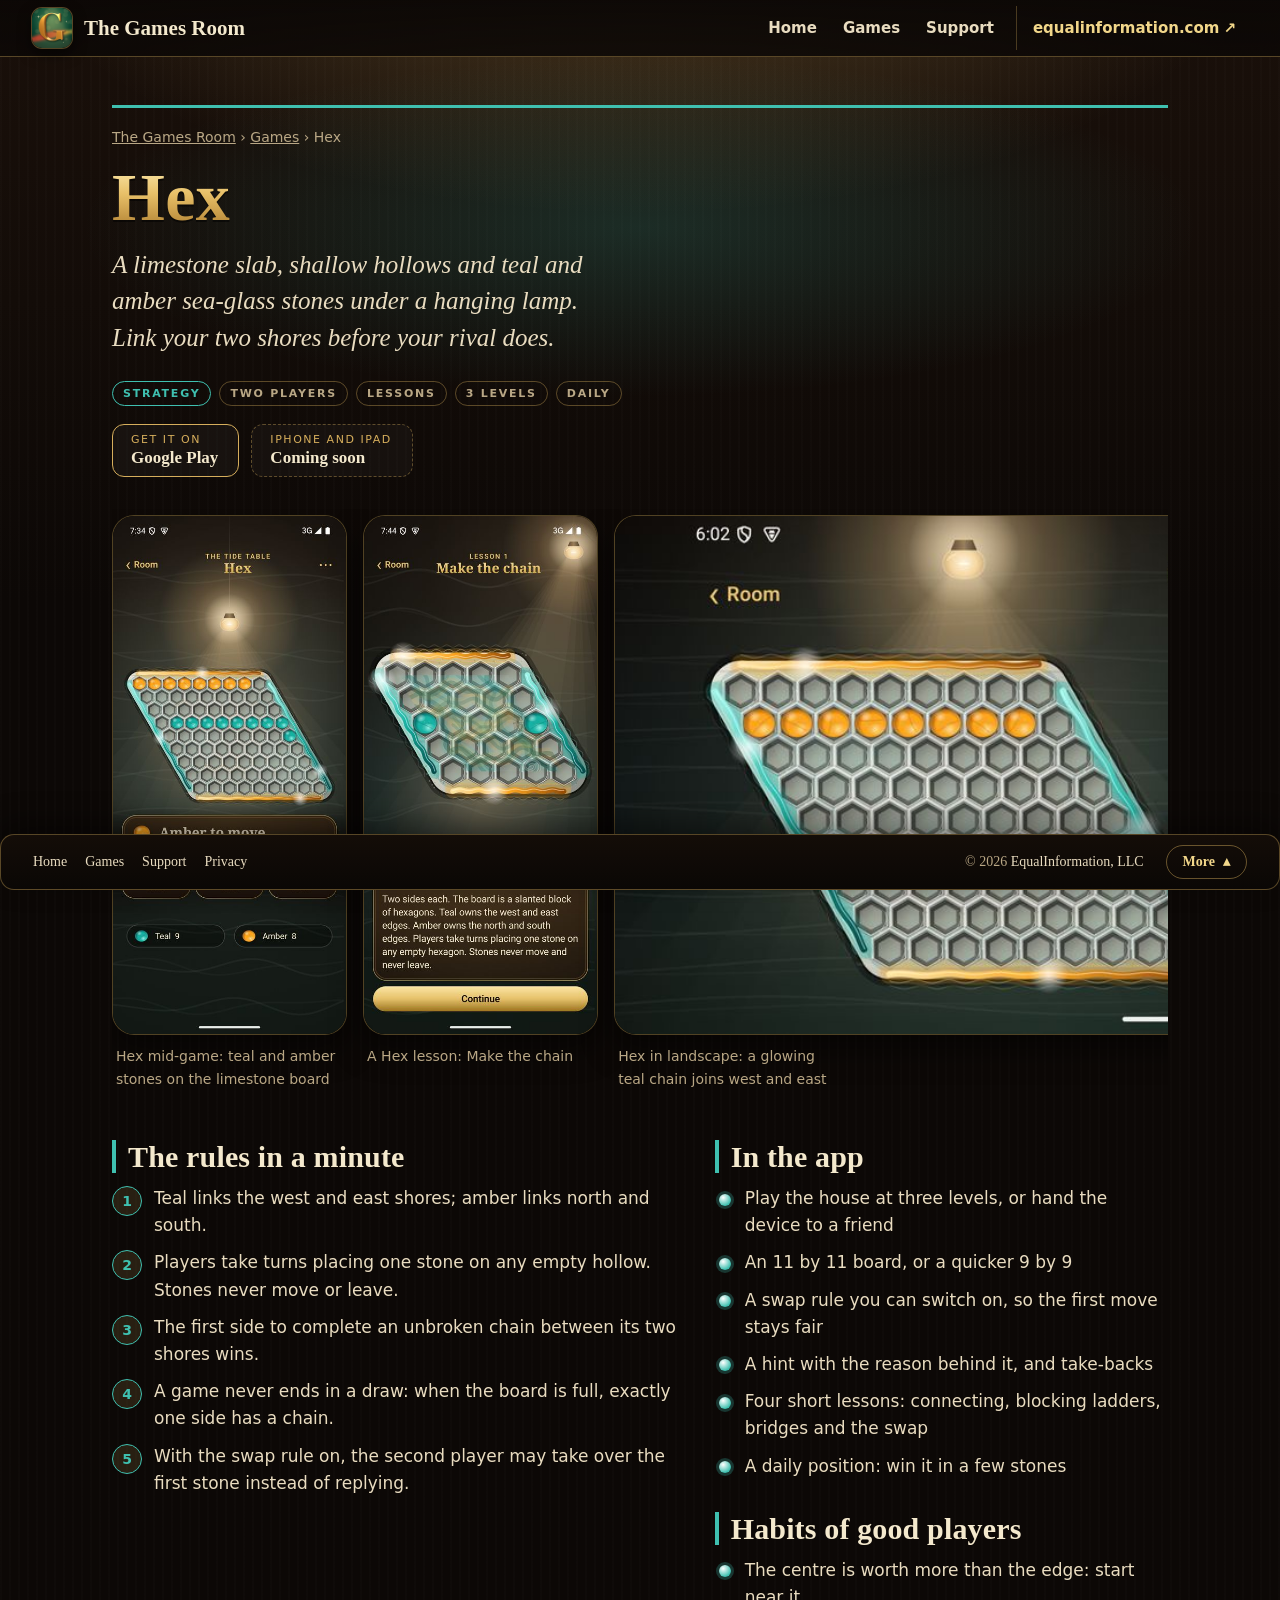
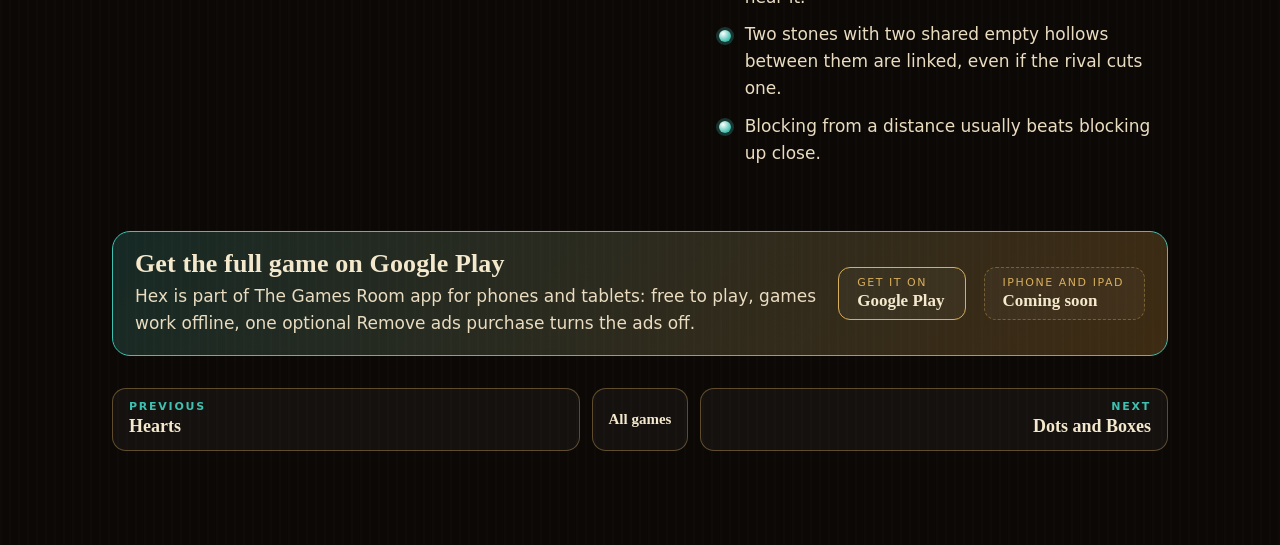
<file: hex/index.html>
<!DOCTYPE html>
<html class="tgr-root" lang="en-US">
<head>
<meta charset="utf-8">
<title>Hex | Link your shores. No draws | The Games Room</title>
<meta name="viewport" content="width=device-width, initial-scale=1, viewport-fit=cover">
<meta name="description" content="A limestone slab, shallow hollows and teal and amber sea-glass stones under a hanging lamp. Link your two shores before your rival does. Available on Google Play.">
<meta name="theme-color" content="#0c0806">
<link rel="canonical" href="https://equalinformation.com/the-games-room-site/hex/">
<link rel="icon" type="image/png" href="../assets/img/favicon.png">
<link rel="apple-touch-icon" href="../assets/img/apple-touch-icon.png">
<link rel="stylesheet" href="../assets/css/site.css?v=3">
<meta property="og:type" content="website">
<meta property="og:site_name" content="The Games Room">
<meta property="og:title" content="Hex | Link your shores. No draws | The Games Room">
<meta property="og:description" content="A limestone slab, shallow hollows and teal and amber sea-glass stones under a hanging lamp. Link your two shores before your rival does. Available on Google Play.">
<meta property="og:url" content="https://equalinformation.com/the-games-room-site/hex/">
<meta property="og:image" content="https://equalinformation.com/the-games-room-site/assets/img/og-1200x630.jpg">
<meta name="twitter:card" content="summary_large_image">
<script type="application/ld+json">{"@context":"https://schema.org","@type":["VideoGame","SoftwareApplication"],"name":"Hex","description":"Join your two shores with a chain of sea-glass stones on a limestone tide table. Someone always wins.","url":"https://equalinformation.com/the-games-room-site/hex/","image":"https://equalinformation.com/the-games-room-site/assets/shots/cover-hex.jpg","applicationCategory":"GameApplication","genre":"Strategy","operatingSystem":"iOS, Android","inLanguage":"en","publisher":{"@type":"Organization","name":"EqualInformation, LLC"},"isPartOf":{"@type":"WebSite","name":"The Games Room","url":"https://equalinformation.com/the-games-room-site/"},"offers":{"@type":"Offer","price":"0","priceCurrency":"USD"}}</script>
<script type="application/ld+json">{"@context":"https://schema.org","@type":"BreadcrumbList","itemListElement":[{"@type":"ListItem","position":1,"name":"The Games Room","item":"https://equalinformation.com/the-games-room-site/"},{"@type":"ListItem","position":2,"name":"Games","item":"https://equalinformation.com/the-games-room-site/games/"},{"@type":"ListItem","position":3,"name":"Hex","item":"https://equalinformation.com/the-games-room-site/hex/"}]}</script>
</head>
<body class="tgr-body tgr-game">
<a class="tgr-skip" href="#tgr-main">Jump to the page</a>
<header class="tgr-top">
<a class="tgr-brand" href="../"><img class="tgr-logo" src="../assets/img/icon-96.png" alt="" width="40" height="40"><span class="tgr-brand-name">The Games Room</span></a>
<nav class="tgr-tabs" aria-label="Sections"><a href="../">Home</a><a href="../games/">Games</a><a href="../support/">Support</a><a class="tgr-parent" href="https://equalinformation.com/">equalinformation.com<span aria-hidden="true"> &#8599;</span></a></nav>
</header>
<main class="tgr-main" id="tgr-main">

<article class="tgr-tp tgr-gp" style="--ga:#3fc0b0;--gb:#eaa63c">
<header class="tgr-tp-head">
<p class="tgr-trail"><a href="../">The Games Room</a> &rsaquo; <a href="../games/">Games</a> &rsaquo; Hex</p>
<h1 class="tgr-gilded tgr-tp-title">Hex</h1>
<p class="tgr-lede tgr-tp-lede">A limestone slab, shallow hollows and teal and amber sea-glass stones under a hanging lamp. Link your two shores before your rival does.</p>
<p class="tgr-tagrow"><span class="tgr-pill">Strategy</span><span class="tgr-pill tgr-pill-soft">Two players</span><span class="tgr-pill tgr-pill-soft">Lessons</span><span class="tgr-pill tgr-pill-soft">3 levels</span><span class="tgr-pill tgr-pill-soft">Daily</span></p>
<div class="tgr-badges" aria-label="Availability"><a class="tgr-badge-soon tgr-badge-live" href="https://play.google.com/store/apps/details?id=com.equalinformation.thegamesroom.app" rel="noopener"><small>Get it on</small><b>Google Play</b></a><span class="tgr-badge-soon"><small>iPhone and iPad</small><b>Coming soon</b></span></div>
</header>
<div class="tgr-tp-play" id="tgr-play"><div class="tgr-gallery tgr-mixed" tabindex="0" role="group" aria-label="Hex screenshots"><figure><img src="../assets/shots/hex-play.jpg" alt="Hex mid-game: teal and amber stones on the limestone board" width="450" height="1000" decoding="async"><figcaption>Hex mid-game: teal and amber stones on the limestone board</figcaption></figure><figure><img src="../assets/shots/hex-lesson.jpg" alt="A Hex lesson: Make the chain" width="450" height="1000" loading="lazy" decoding="async"><figcaption>A Hex lesson: Make the chain</figcaption></figure><figure><img src="../assets/shots/hex-landscape.jpg" alt="Hex in landscape: a glowing teal chain joins west and east" width="1000" height="450" loading="lazy" decoding="async"><figcaption>Hex in landscape: a glowing teal chain joins west and east</figcaption></figure><figure><img src="../assets/shots/hex-tablet.jpg" alt="Hex on a tablet" width="1000" height="625" loading="lazy" decoding="async"><figcaption>Hex on a tablet</figcaption></figure></div></div>
<aside class="tgr-tp-rules">
<h2 class="tgr-tp-h">The rules in a minute</h2>
<ol class="tgr-steps"><li>Teal links the west and east shores; amber links north and south.</li><li>Players take turns placing one stone on any empty hollow. Stones never move or leave.</li><li>The first side to complete an unbroken chain between its two shores wins.</li><li>A game never ends in a draw: when the board is full, exactly one side has a chain.</li><li>With the swap rule on, the second player may take over the first stone instead of replying.</li></ol>

</aside>
<aside class="tgr-tp-keys">
<h2 class="tgr-tp-h">In the app</h2>
<ul class="tgr-check"><li>Play the house at three levels, or hand the device to a friend</li><li>An 11 by 11 board, or a quicker 9 by 9</li><li>A swap rule you can switch on, so the first move stays fair</li><li>A hint with the reason behind it, and take-backs</li><li>Four short lessons: connecting, blocking ladders, bridges and the swap</li><li>A daily position: win it in a few stones</li></ul>
</aside>
<aside class="tgr-tp-ideas"><h2 class="tgr-tp-h">Habits of good players</h2><ul class="tgr-check"><li>The centre is worth more than the edge: start near it.</li><li>Two stones with two shared empty hollows between them are linked, even if the rival cuts one.</li><li>Blocking from a distance usually beats blocking up close.</li></ul></aside>

<aside class="tgr-tp-cta tgr-callout"><div class="tgr-t"><h3>Get the full game on Google Play</h3><p>Hex is part of The Games Room app for phones and tablets: free to play, games work offline, one optional Remove ads purchase turns the ads off.</p></div><a class="tgr-badge-soon tgr-badge-live" href="https://play.google.com/store/apps/details?id=com.equalinformation.thegamesroom.app" rel="noopener"><small>Get it on</small><b>Google Play</b></a><span class="tgr-badge-soon"><small>iPhone and iPad</small><b>Coming soon</b></span></aside>
<nav class="tgr-tp-next" aria-label="More games"><a class="tgr-pn tgr-pn-prev" href="../hearts/" rel="prev"><small>Previous</small>Hearts</a><a class="tgr-pn tgr-pn-all" href="../games/">All games</a><a class="tgr-pn tgr-pn-next" href="../dots-and-boxes/" rel="next"><small>Next</small>Dots and Boxes</a></nav>
</article>
</main>
<footer class="tgr-dock">
<details class="tgr-dock-box">
<summary><span class="tgr-dock-links"><a href="../">Home</a><a href="../games/">Games</a><a href="../support/">Support</a><a href="../privacy/">Privacy</a></span><span class="tgr-dock-copy">&copy; 2026 <a href="https://equalinformation.com/">EqualInformation, LLC</a></span><span class="tgr-dock-more" aria-hidden="true"></span></summary>
<div class="tgr-dock-panel tgr-foot">
<section class="tgr-foot-grid">
<div class="tgr-foot-about"><p class="tgr-foot-name">The Games Room</p><p class="tgr-foot-blurb">A warm room full of games. Free to play, with a few gentle ads that one optional Remove ads purchase turns off. The games work without a connection.</p></div>
<nav class="tgr-foot-tables" aria-label="Games"><h4 class="tgr-foot-h">Games</h4><a href="../games/">All 7 games</a><a href="../four-in-a-row/">Four in a Row</a><a href="../hearts/">Hearts</a><a href="../hex/">Hex</a><a href="../dots-and-boxes/">Dots and Boxes</a><a href="../#tgr-faq">Questions</a></nav>
<nav class="tgr-foot-help" aria-label="Help"><h4 class="tgr-foot-h">Help</h4><a href="../support/">Support</a><a href="../privacy/">Privacy</a><a href="mailto:info@equalinformation.com">info@equalinformation.com</a><a href="https://equalinformation.com/">equalinformation.com</a></nav>
</section>
<p class="tgr-fine">The Games Room is available on Google Play; an iPhone and iPad version is coming soon. Google Play is a trademark of Google LLC.</p>
</div>
</details>
</footer>

</body>
</html>
</file>
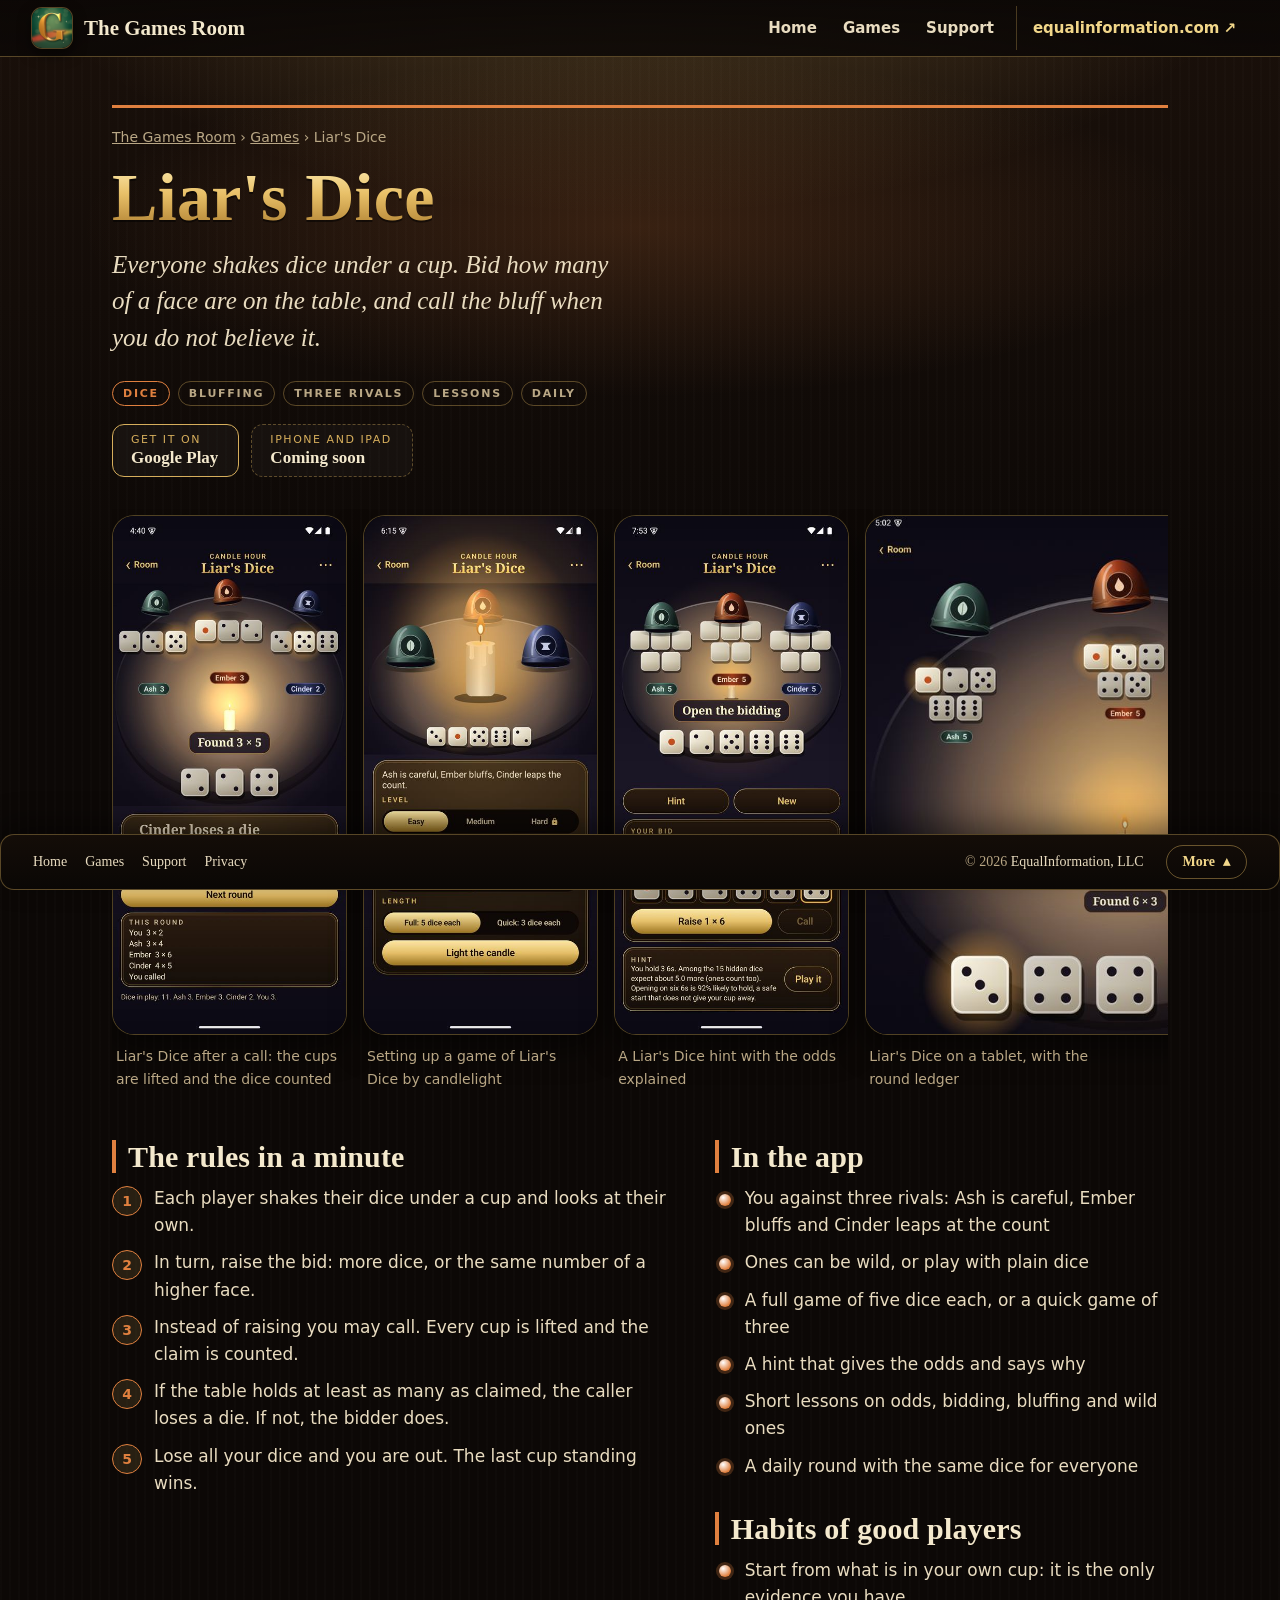
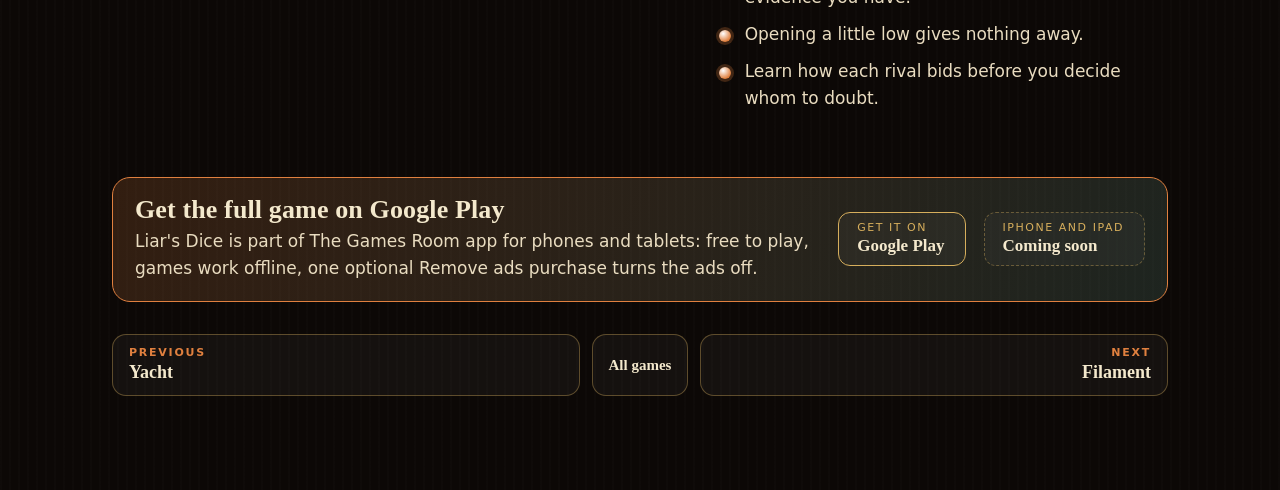
<file: liars-dice/index.html>
<!DOCTYPE html>
<html class="tgr-root" lang="en-US">
<head>
<meta charset="utf-8">
<title>Liar's Dice | Bid, bluff and call by candlelight | The Games Room</title>
<meta name="viewport" content="width=device-width, initial-scale=1, viewport-fit=cover">
<meta name="description" content="Everyone shakes dice under a cup. Bid how many of a face are on the table, and call the bluff when you do not believe it. Available on Google Play.">
<meta name="theme-color" content="#0c0806">
<link rel="canonical" href="https://equalinformation.com/the-games-room-site/liars-dice/">
<link rel="icon" type="image/png" href="../assets/img/favicon.png">
<link rel="apple-touch-icon" href="../assets/img/apple-touch-icon.png">
<link rel="stylesheet" href="../assets/css/site.css?v=3">
<meta property="og:type" content="website">
<meta property="og:site_name" content="The Games Room">
<meta property="og:title" content="Liar's Dice | Bid, bluff and call by candlelight | The Games Room">
<meta property="og:description" content="Everyone shakes dice under a cup. Bid how many of a face are on the table, and call the bluff when you do not believe it. Available on Google Play.">
<meta property="og:url" content="https://equalinformation.com/the-games-room-site/liars-dice/">
<meta property="og:image" content="https://equalinformation.com/the-games-room-site/assets/img/og-1200x630.jpg">
<meta name="twitter:card" content="summary_large_image">
<script type="application/ld+json">{"@context":"https://schema.org","@type":["VideoGame","SoftwareApplication"],"name":"Liar's Dice","description":"Hidden dice under glazed ceramic cups, three rivals with their own habits, and a candle in the middle of the table.","url":"https://equalinformation.com/the-games-room-site/liars-dice/","image":"https://equalinformation.com/the-games-room-site/assets/shots/cover-liars-dice.jpg","applicationCategory":"GameApplication","genre":"Dice","operatingSystem":"iOS, Android","inLanguage":"en","publisher":{"@type":"Organization","name":"EqualInformation, LLC"},"isPartOf":{"@type":"WebSite","name":"The Games Room","url":"https://equalinformation.com/the-games-room-site/"},"offers":{"@type":"Offer","price":"0","priceCurrency":"USD"}}</script>
<script type="application/ld+json">{"@context":"https://schema.org","@type":"BreadcrumbList","itemListElement":[{"@type":"ListItem","position":1,"name":"The Games Room","item":"https://equalinformation.com/the-games-room-site/"},{"@type":"ListItem","position":2,"name":"Games","item":"https://equalinformation.com/the-games-room-site/games/"},{"@type":"ListItem","position":3,"name":"Liar's Dice","item":"https://equalinformation.com/the-games-room-site/liars-dice/"}]}</script>
</head>
<body class="tgr-body tgr-game">
<a class="tgr-skip" href="#tgr-main">Jump to the page</a>
<header class="tgr-top">
<a class="tgr-brand" href="../"><img class="tgr-logo" src="../assets/img/icon-96.png" alt="" width="40" height="40"><span class="tgr-brand-name">The Games Room</span></a>
<nav class="tgr-tabs" aria-label="Sections"><a href="../">Home</a><a href="../games/">Games</a><a href="../support/">Support</a><a class="tgr-parent" href="https://equalinformation.com/">equalinformation.com<span aria-hidden="true"> &#8599;</span></a></nav>
</header>
<main class="tgr-main" id="tgr-main">

<article class="tgr-tp tgr-gp" style="--ga:#e0803f;--gb:#5d8a7a">
<header class="tgr-tp-head">
<p class="tgr-trail"><a href="../">The Games Room</a> &rsaquo; <a href="../games/">Games</a> &rsaquo; Liar's Dice</p>
<h1 class="tgr-gilded tgr-tp-title">Liar's Dice</h1>
<p class="tgr-lede tgr-tp-lede">Everyone shakes dice under a cup. Bid how many of a face are on the table, and call the bluff when you do not believe it.</p>
<p class="tgr-tagrow"><span class="tgr-pill">Dice</span><span class="tgr-pill tgr-pill-soft">Bluffing</span><span class="tgr-pill tgr-pill-soft">Three rivals</span><span class="tgr-pill tgr-pill-soft">Lessons</span><span class="tgr-pill tgr-pill-soft">Daily</span></p>
<div class="tgr-badges" aria-label="Availability"><a class="tgr-badge-soon tgr-badge-live" href="https://play.google.com/store/apps/details?id=com.equalinformation.thegamesroom.app" rel="noopener"><small>Get it on</small><b>Google Play</b></a><span class="tgr-badge-soon"><small>iPhone and iPad</small><b>Coming soon</b></span></div>
</header>
<div class="tgr-tp-play" id="tgr-play"><div class="tgr-gallery tgr-mixed" tabindex="0" role="group" aria-label="Liar's Dice screenshots"><figure><img src="../assets/shots/liars-bid.jpg" alt="Liar's Dice after a call: the cups are lifted and the dice counted" width="450" height="1000" decoding="async"><figcaption>Liar's Dice after a call: the cups are lifted and the dice counted</figcaption></figure><figure><img src="../assets/shots/liars-setup.jpg" alt="Setting up a game of Liar's Dice by candlelight" width="450" height="1000" loading="lazy" decoding="async"><figcaption>Setting up a game of Liar's Dice by candlelight</figcaption></figure><figure><img src="../assets/shots/liars-hint.jpg" alt="A Liar's Dice hint with the odds explained" width="450" height="1000" loading="lazy" decoding="async"><figcaption>A Liar's Dice hint with the odds explained</figcaption></figure><figure><img src="../assets/shots/liars-tablet.jpg" alt="Liar's Dice on a tablet, with the round ledger" width="1000" height="703" loading="lazy" decoding="async"><figcaption>Liar's Dice on a tablet, with the round ledger</figcaption></figure></div></div>
<aside class="tgr-tp-rules">
<h2 class="tgr-tp-h">The rules in a minute</h2>
<ol class="tgr-steps"><li>Each player shakes their dice under a cup and looks at their own.</li><li>In turn, raise the bid: more dice, or the same number of a higher face.</li><li>Instead of raising you may call. Every cup is lifted and the claim is counted.</li><li>If the table holds at least as many as claimed, the caller loses a die. If not, the bidder does.</li><li>Lose all your dice and you are out. The last cup standing wins.</li></ol>

</aside>
<aside class="tgr-tp-keys">
<h2 class="tgr-tp-h">In the app</h2>
<ul class="tgr-check"><li>You against three rivals: Ash is careful, Ember bluffs and Cinder leaps at the count</li><li>Ones can be wild, or play with plain dice</li><li>A full game of five dice each, or a quick game of three</li><li>A hint that gives the odds and says why</li><li>Short lessons on odds, bidding, bluffing and wild ones</li><li>A daily round with the same dice for everyone</li></ul>
</aside>
<aside class="tgr-tp-ideas"><h2 class="tgr-tp-h">Habits of good players</h2><ul class="tgr-check"><li>Start from what is in your own cup: it is the only evidence you have.</li><li>Opening a little low gives nothing away.</li><li>Learn how each rival bids before you decide whom to doubt.</li></ul></aside>

<aside class="tgr-tp-cta tgr-callout"><div class="tgr-t"><h3>Get the full game on Google Play</h3><p>Liar's Dice is part of The Games Room app for phones and tablets: free to play, games work offline, one optional Remove ads purchase turns the ads off.</p></div><a class="tgr-badge-soon tgr-badge-live" href="https://play.google.com/store/apps/details?id=com.equalinformation.thegamesroom.app" rel="noopener"><small>Get it on</small><b>Google Play</b></a><span class="tgr-badge-soon"><small>iPhone and iPad</small><b>Coming soon</b></span></aside>
<nav class="tgr-tp-next" aria-label="More games"><a class="tgr-pn tgr-pn-prev" href="../yacht/" rel="prev"><small>Previous</small>Yacht</a><a class="tgr-pn tgr-pn-all" href="../games/">All games</a><a class="tgr-pn tgr-pn-next" href="../filament/" rel="next"><small>Next</small>Filament</a></nav>
</article>
</main>
<footer class="tgr-dock">
<details class="tgr-dock-box">
<summary><span class="tgr-dock-links"><a href="../">Home</a><a href="../games/">Games</a><a href="../support/">Support</a><a href="../privacy/">Privacy</a></span><span class="tgr-dock-copy">&copy; 2026 <a href="https://equalinformation.com/">EqualInformation, LLC</a></span><span class="tgr-dock-more" aria-hidden="true"></span></summary>
<div class="tgr-dock-panel tgr-foot">
<section class="tgr-foot-grid">
<div class="tgr-foot-about"><p class="tgr-foot-name">The Games Room</p><p class="tgr-foot-blurb">A warm room full of games. Free to play, with a few gentle ads that one optional Remove ads purchase turns off. The games work without a connection.</p></div>
<nav class="tgr-foot-tables" aria-label="Games"><h4 class="tgr-foot-h">Games</h4><a href="../games/">All 7 games</a><a href="../four-in-a-row/">Four in a Row</a><a href="../hearts/">Hearts</a><a href="../hex/">Hex</a><a href="../dots-and-boxes/">Dots and Boxes</a><a href="../#tgr-faq">Questions</a></nav>
<nav class="tgr-foot-help" aria-label="Help"><h4 class="tgr-foot-h">Help</h4><a href="../support/">Support</a><a href="../privacy/">Privacy</a><a href="mailto:info@equalinformation.com">info@equalinformation.com</a><a href="https://equalinformation.com/">equalinformation.com</a></nav>
</section>
<p class="tgr-fine">The Games Room is available on Google Play; an iPhone and iPad version is coming soon. Google Play is a trademark of Google LLC.</p>
</div>
</details>
</footer>

</body>
</html>
</file>
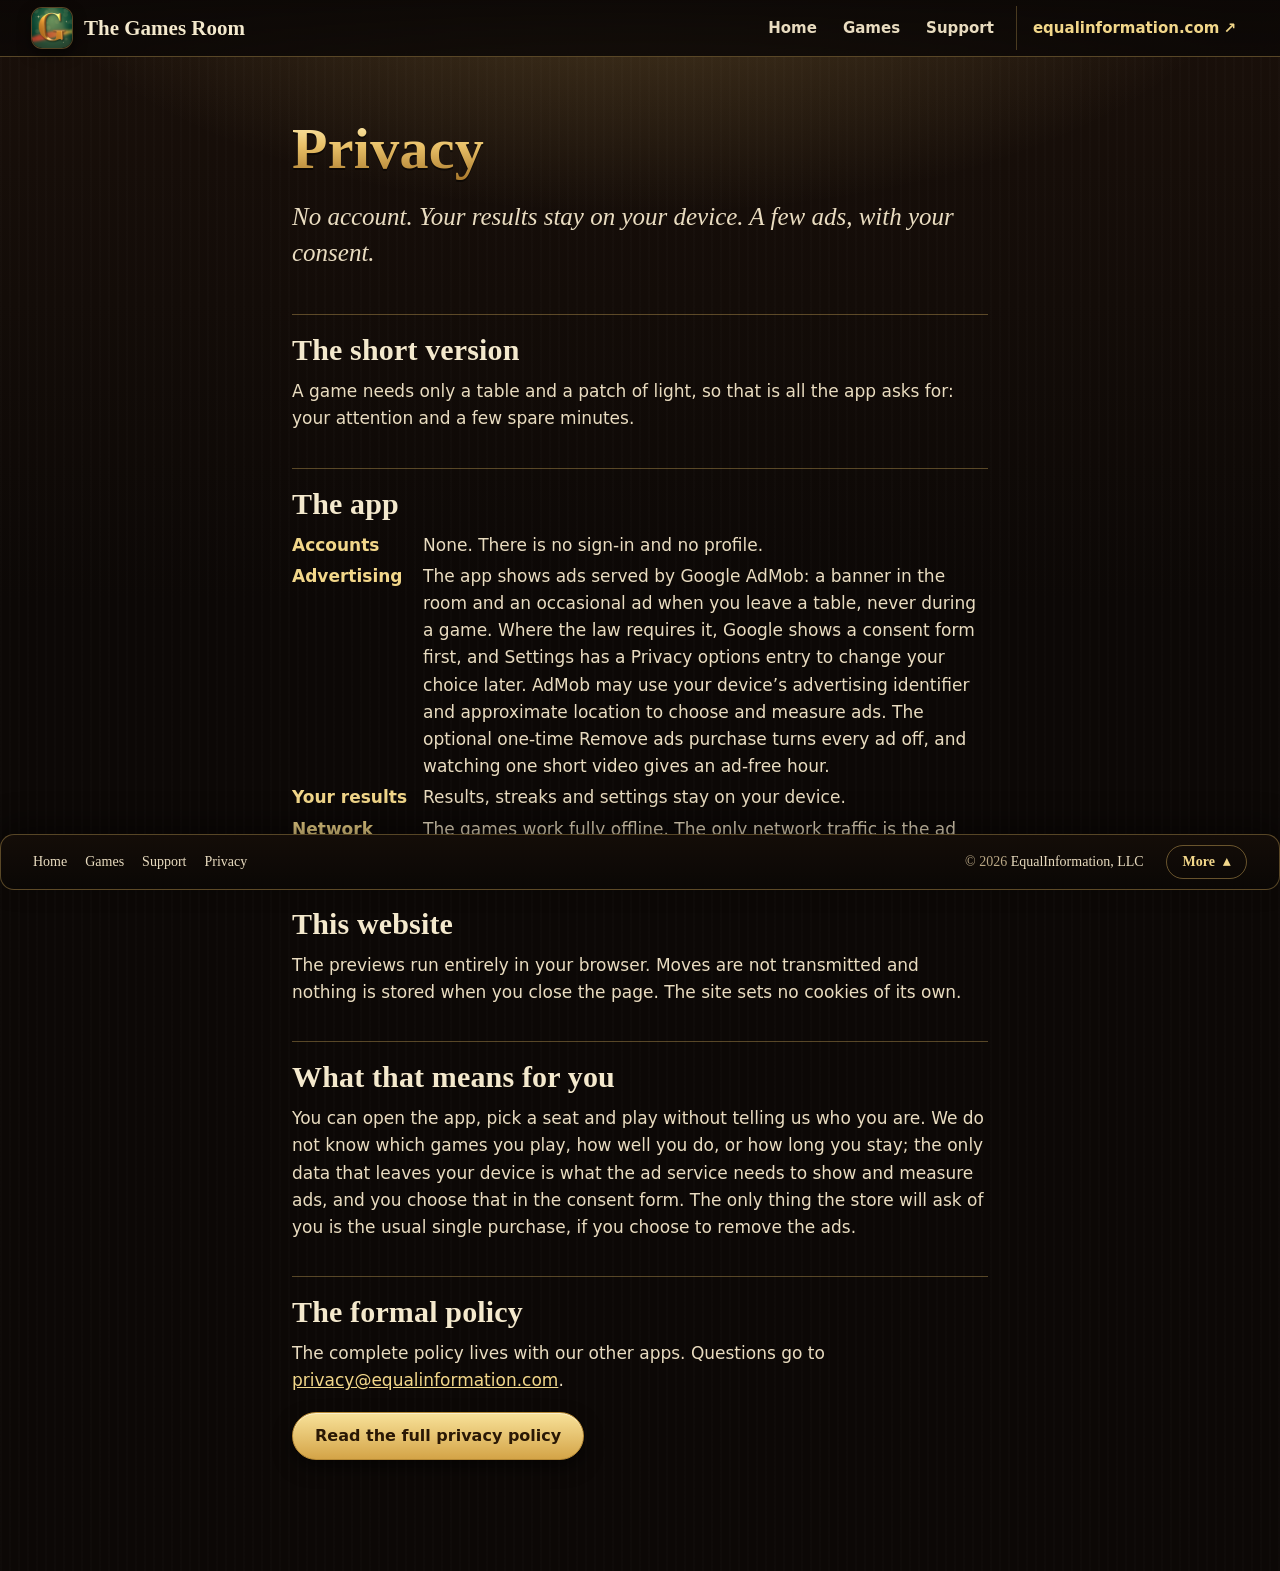
<file: privacy/index.html>
<!DOCTYPE html>
<html class="tgr-root" lang="en-US">
<head>
<title>Privacy | The Games Room</title>
<meta content="viewport-fit=cover, initial-scale=1, width=device-width" name="viewport">
<meta content="text/html; charset=utf-8" http-equiv="content-type">
<link href="../assets/css/site.css?v=3" rel="stylesheet">
<meta content="https://equalinformation.com/the-games-room-site/assets/img/og-1200x630.jpg" property="og:image">
<meta content="Privacy | The Games Room" property="og:title">
<meta content="The Games Room needs no account, keeps your results on your device and shows a few Google AdMob ads that one optional Remove ads purchase turns off. Read the privacy policy." name="description">
<meta content="The Games Room needs no account, keeps your results on your device and shows a few Google AdMob ads that one optional Remove ads purchase turns off. Read the privacy policy." property="og:description">
<link href="../assets/img/favicon.png" type="image/png" rel="icon"><link href="../assets/img/apple-touch-icon.png" rel="apple-touch-icon">
<link href="https://equalinformation.com/the-games-room-site/privacy/" rel="canonical">

</head>
<body class="tgr-body">
<a class="tgr-skip" href="#tgr-main"><bdi class="tgr-w">Jump to the page</bdi></a>
<header class="tgr-top">
<a class="tgr-brand" href="../"><img class="tgr-logo" src="../assets/img/icon-96.png" alt="" width="40" height="40"><span class="tgr-brand-name">The Games Room</span></a>
<nav class="tgr-tabs" aria-label="Sections"><a href="../">Home</a><a href="../games/">Games</a><a href="../support/">Support</a><a class="tgr-parent" href="https://equalinformation.com/">equalinformation.com<span aria-hidden="true"> &#8599;</span></a></nav>
</header>
<main class="tgr-main" id="tgr-main">

<article class="tgr-note">
<h1 class="tgr-gilded tgr-note-title">Privacy</h1>
<p class="tgr-lede"><bdi class="tgr-w">No account. Your results stay on your device. A few ads, with your consent.</bdi></p>
<section class="tgr-note-sec"><h2 class="tgr-x-h2"><bdi class="tgr-w">The short version</bdi></h2><p class="tgr-x-p"><bdi class="tgr-w">A game needs only a table and a patch of light, so that is all the app asks for: your attention and a few spare minutes.</bdi></p></section>
<section class="tgr-note-sec"><h2 class="tgr-x-h2"><bdi class="tgr-w">The app</bdi></h2>
<dl class="tgr-defs"><dt class="tgr-x-dt"><bdi class="tgr-w">Accounts</bdi></dt><dd class="tgr-x-dd"><bdi class="tgr-w">None. There is no sign-in and no profile.</bdi></dd><dt class="tgr-x-dt"><bdi class="tgr-w">Advertising</bdi></dt><dd class="tgr-x-dd"><bdi class="tgr-w">The app shows ads served by Google AdMob: a banner in the room and an occasional ad when you leave a table, never during a game. Where the law requires it, Google shows a consent form first, and Settings has a Privacy options entry to change your choice later. AdMob may use your device&rsquo;s advertising identifier and approximate location to choose and measure ads. The optional one-time Remove ads purchase turns every ad off, and watching one short video gives an ad-free hour.</bdi></dd><dt class="tgr-x-dt"><bdi class="tgr-w">Your results</bdi></dt><dd class="tgr-x-dd"><bdi class="tgr-w">Results, streaks and settings stay on your device.</bdi></dd><dt class="tgr-x-dt"><bdi class="tgr-w">Network</bdi></dt><dd class="tgr-x-dd"><bdi class="tgr-w">The games work fully offline. The only network traffic is the ad requests, and the store purchase if you choose Remove ads.</bdi></dd></dl></section>
<section class="tgr-note-sec"><h2 class="tgr-x-h2"><bdi class="tgr-w">This website</bdi></h2><p class="tgr-x-p"><bdi class="tgr-w">The previews run entirely in your browser. Moves are not transmitted and nothing is stored when you close the page. The site sets no cookies of its own.</bdi></p></section>
<section class="tgr-note-sec"><h2 class="tgr-x-h2"><bdi class="tgr-w">What that means for you</bdi></h2><p class="tgr-x-p"><bdi class="tgr-w">You can open the app, pick a seat and play without telling us who you are. We do not know which games you play, how well you do, or how long you stay; the only data that leaves your device is what the ad service needs to show and measure ads, and you choose that in the consent form. The only thing the store will ask of you is the usual single purchase, if you choose to remove the ads.</bdi></p></section>
<section class="tgr-note-sec"><h2 class="tgr-x-h2"><bdi class="tgr-w">The formal policy</bdi></h2><p class="tgr-x-p"><bdi class="tgr-w">The complete policy lives with our other apps. Questions go to <a class="tgr-x-a" href="mailto:privacy@equalinformation.com">privacy@equalinformation.com</a>.</bdi></p><p class="tgr-x-p"><bdi class="tgr-w"><a class="tgr-btn" href="https://equalinformation.com/privacy-thegameroom.html">Read the full privacy policy</a></bdi></p></section>
</article>
</main>
<footer class="tgr-dock">
<details class="tgr-dock-box">
<summary><span class="tgr-dock-links"><a href="../">Home</a><a href="../games/">Games</a><a href="../support/">Support</a><a href="../privacy/">Privacy</a></span><span class="tgr-dock-copy">&copy; 2026 <a href="https://equalinformation.com/">EqualInformation, LLC</a></span><span class="tgr-dock-more" aria-hidden="true"></span></summary>
<div class="tgr-dock-panel tgr-foot">
<section class="tgr-foot-grid">
<div class="tgr-foot-about"><p class="tgr-foot-name">The Games Room</p><p class="tgr-foot-blurb">A warm room full of games. Free to play, with a few gentle ads that one optional Remove ads purchase turns off. The games work without a connection.</p></div>
<nav class="tgr-foot-tables" aria-label="Games"><h4 class="tgr-foot-h">Games</h4><a href="../games/">All 7 games</a><a href="../four-in-a-row/">Four in a Row</a><a href="../hearts/">Hearts</a><a href="../hex/">Hex</a><a href="../dots-and-boxes/">Dots and Boxes</a><a href="../#tgr-faq">Questions</a></nav>
<nav class="tgr-foot-help" aria-label="Help"><h4 class="tgr-foot-h">Help</h4><a href="../support/">Support</a><a href="../privacy/">Privacy</a><a href="mailto:info@equalinformation.com">info@equalinformation.com</a><a href="https://equalinformation.com/">equalinformation.com</a></nav>
</section>
<p class="tgr-fine">The Games Room is available on Google Play; an iPhone and iPad version is coming soon. Google Play is a trademark of Google LLC.</p>
</div>
</details>
</footer>

</body>
</html>
</file>
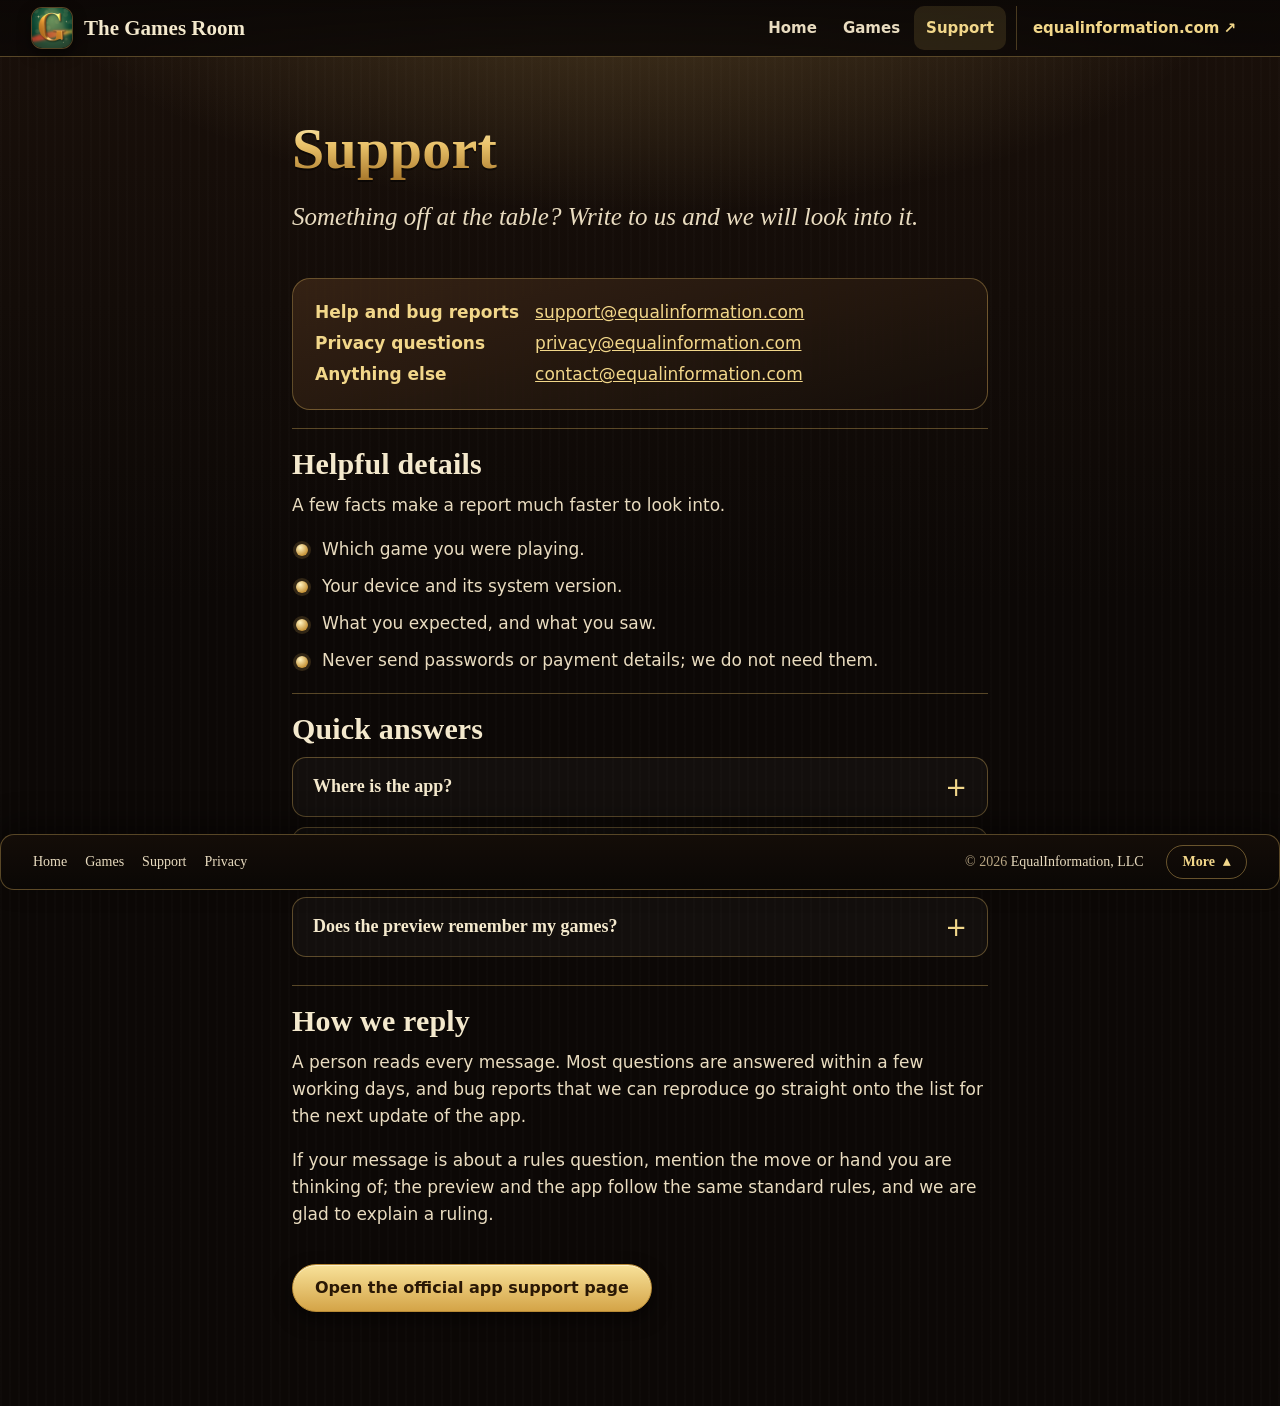
<file: support/index.html>
<!DOCTYPE html>
<html class="tgr-root" lang="en-US">
<head>
<title>Support | The Games Room</title>
<meta content="viewport-fit=cover, initial-scale=1, width=device-width" name="viewport">
<meta content="text/html; charset=utf-8" http-equiv="content-type">
<link href="../assets/css/site.css?v=3" rel="stylesheet">
<meta content="https://equalinformation.com/the-games-room-site/assets/img/og-1200x630.jpg" property="og:image">
<meta content="Support | The Games Room" property="og:title">
<meta content="Help and contact details for The Games Room." name="description">
<meta content="Help and contact details for The Games Room." property="og:description">
<link href="../assets/img/favicon.png" type="image/png" rel="icon"><link href="../assets/img/apple-touch-icon.png" rel="apple-touch-icon">
<link href="https://equalinformation.com/the-games-room-site/support/" rel="canonical">

</head>
<body class="tgr-body">
<a class="tgr-skip" href="#tgr-main"><bdi class="tgr-w">Jump to the page</bdi></a>
<header class="tgr-top">
<a class="tgr-brand" href="../"><img class="tgr-logo" src="../assets/img/icon-96.png" alt="" width="40" height="40"><span class="tgr-brand-name">The Games Room</span></a>
<nav class="tgr-tabs" aria-label="Sections"><a href="../">Home</a><a href="../games/">Games</a><a href="../support/" aria-current="page">Support</a><a class="tgr-parent" href="https://equalinformation.com/">equalinformation.com<span aria-hidden="true"> &#8599;</span></a></nav>
</header>
<main class="tgr-main" id="tgr-main">

<article class="tgr-note">
<h1 class="tgr-gilded tgr-note-title">Support</h1>
<p class="tgr-lede"><bdi class="tgr-w">Something off at the table? Write to us and we will look into it.</bdi></p>
<dl class="tgr-defs tgr-contacts"><dt class="tgr-x-dt"><bdi class="tgr-w">Help and bug reports</bdi></dt><dd class="tgr-x-dd"><bdi class="tgr-w"><a class="tgr-x-a" href="mailto:support@equalinformation.com">support@equalinformation.com</a></bdi></dd><dt class="tgr-x-dt"><bdi class="tgr-w">Privacy questions</bdi></dt><dd class="tgr-x-dd"><bdi class="tgr-w"><a class="tgr-x-a" href="mailto:privacy@equalinformation.com">privacy@equalinformation.com</a></bdi></dd><dt class="tgr-x-dt"><bdi class="tgr-w">Anything else</bdi></dt><dd class="tgr-x-dd"><bdi class="tgr-w"><a class="tgr-x-a" href="mailto:contact@equalinformation.com">contact@equalinformation.com</a></bdi></dd></dl>
<section class="tgr-note-sec"><h2 class="tgr-x-h2"><bdi class="tgr-w">Helpful details</bdi></h2><p class="tgr-x-p"><bdi class="tgr-w">A few facts make a report much faster to look into.</bdi></p><ul class="tgr-check"><li class="tgr-x-li"><bdi class="tgr-w">Which game you were playing.</bdi></li><li class="tgr-x-li"><bdi class="tgr-w">Your device and its system version.</bdi></li><li class="tgr-x-li"><bdi class="tgr-w">What you expected, and what you saw.</bdi></li><li class="tgr-x-li"><bdi class="tgr-w">Never send passwords or payment details; we do not need them.</bdi></li></ul></section>
<section class="tgr-note-sec"><h2 class="tgr-x-h2"><bdi class="tgr-w">Quick answers</bdi></h2>
<details class="tgr-x-details"><summary class="tgr-x-summary"><bdi class="tgr-w">Where is the app?</bdi></summary><div class="tgr-x-div"><p class="tgr-x-p"><bdi class="tgr-w">It is available on Google Play for Android. An iPhone and iPad version is coming soon. The web previews on this site show how some of the games play.</bdi></p></div></details>
<details class="tgr-x-details"><summary class="tgr-x-summary"><bdi class="tgr-w">A preview move looks wrong</bdi></summary><div class="tgr-x-div"><p class="tgr-x-p"><bdi class="tgr-w">Each game page lists the rules the preview follows. If it breaks them, send us the moves you played.</bdi></p></div></details>
<details class="tgr-x-details"><summary class="tgr-x-summary"><bdi class="tgr-w">Does the preview remember my games?</bdi></summary><div class="tgr-x-div"><p class="tgr-x-p"><bdi class="tgr-w">No. Close the tab and the game is gone.</bdi></p></div></details></section>
<section class="tgr-note-sec"><h2 class="tgr-x-h2"><bdi class="tgr-w">How we reply</bdi></h2><p class="tgr-x-p"><bdi class="tgr-w">A person reads every message. Most questions are answered within a few working days, and bug reports that we can reproduce go straight onto the list for the next update of the app.</bdi></p><p class="tgr-x-p"><bdi class="tgr-w">If your message is about a rules question, mention the move or hand you are thinking of; the preview and the app follow the same standard rules, and we are glad to explain a ruling.</bdi></p></section>
<p class="tgr-note-end"><bdi class="tgr-w"><a class="tgr-btn" href="https://equalinformation.com/app-support-thegameroom.html">Open the official app support page</a></bdi></p>
</article>
</main>
<footer class="tgr-dock">
<details class="tgr-dock-box">
<summary><span class="tgr-dock-links"><a href="../">Home</a><a href="../games/">Games</a><a href="../support/">Support</a><a href="../privacy/">Privacy</a></span><span class="tgr-dock-copy">&copy; 2026 <a href="https://equalinformation.com/">EqualInformation, LLC</a></span><span class="tgr-dock-more" aria-hidden="true"></span></summary>
<div class="tgr-dock-panel tgr-foot">
<section class="tgr-foot-grid">
<div class="tgr-foot-about"><p class="tgr-foot-name">The Games Room</p><p class="tgr-foot-blurb">A warm room full of games. Free to play, with a few gentle ads that one optional Remove ads purchase turns off. The games work without a connection.</p></div>
<nav class="tgr-foot-tables" aria-label="Games"><h4 class="tgr-foot-h">Games</h4><a href="../games/">All 7 games</a><a href="../four-in-a-row/">Four in a Row</a><a href="../hearts/">Hearts</a><a href="../hex/">Hex</a><a href="../dots-and-boxes/">Dots and Boxes</a><a href="../#tgr-faq">Questions</a></nav>
<nav class="tgr-foot-help" aria-label="Help"><h4 class="tgr-foot-h">Help</h4><a href="../support/">Support</a><a href="../privacy/">Privacy</a><a href="mailto:info@equalinformation.com">info@equalinformation.com</a><a href="https://equalinformation.com/">equalinformation.com</a></nav>
</section>
<p class="tgr-fine">The Games Room is available on Google Play; an iPhone and iPad version is coming soon. Google Play is a trademark of Google LLC.</p>
</div>
</details>
</footer>

</body>
</html>
</file>
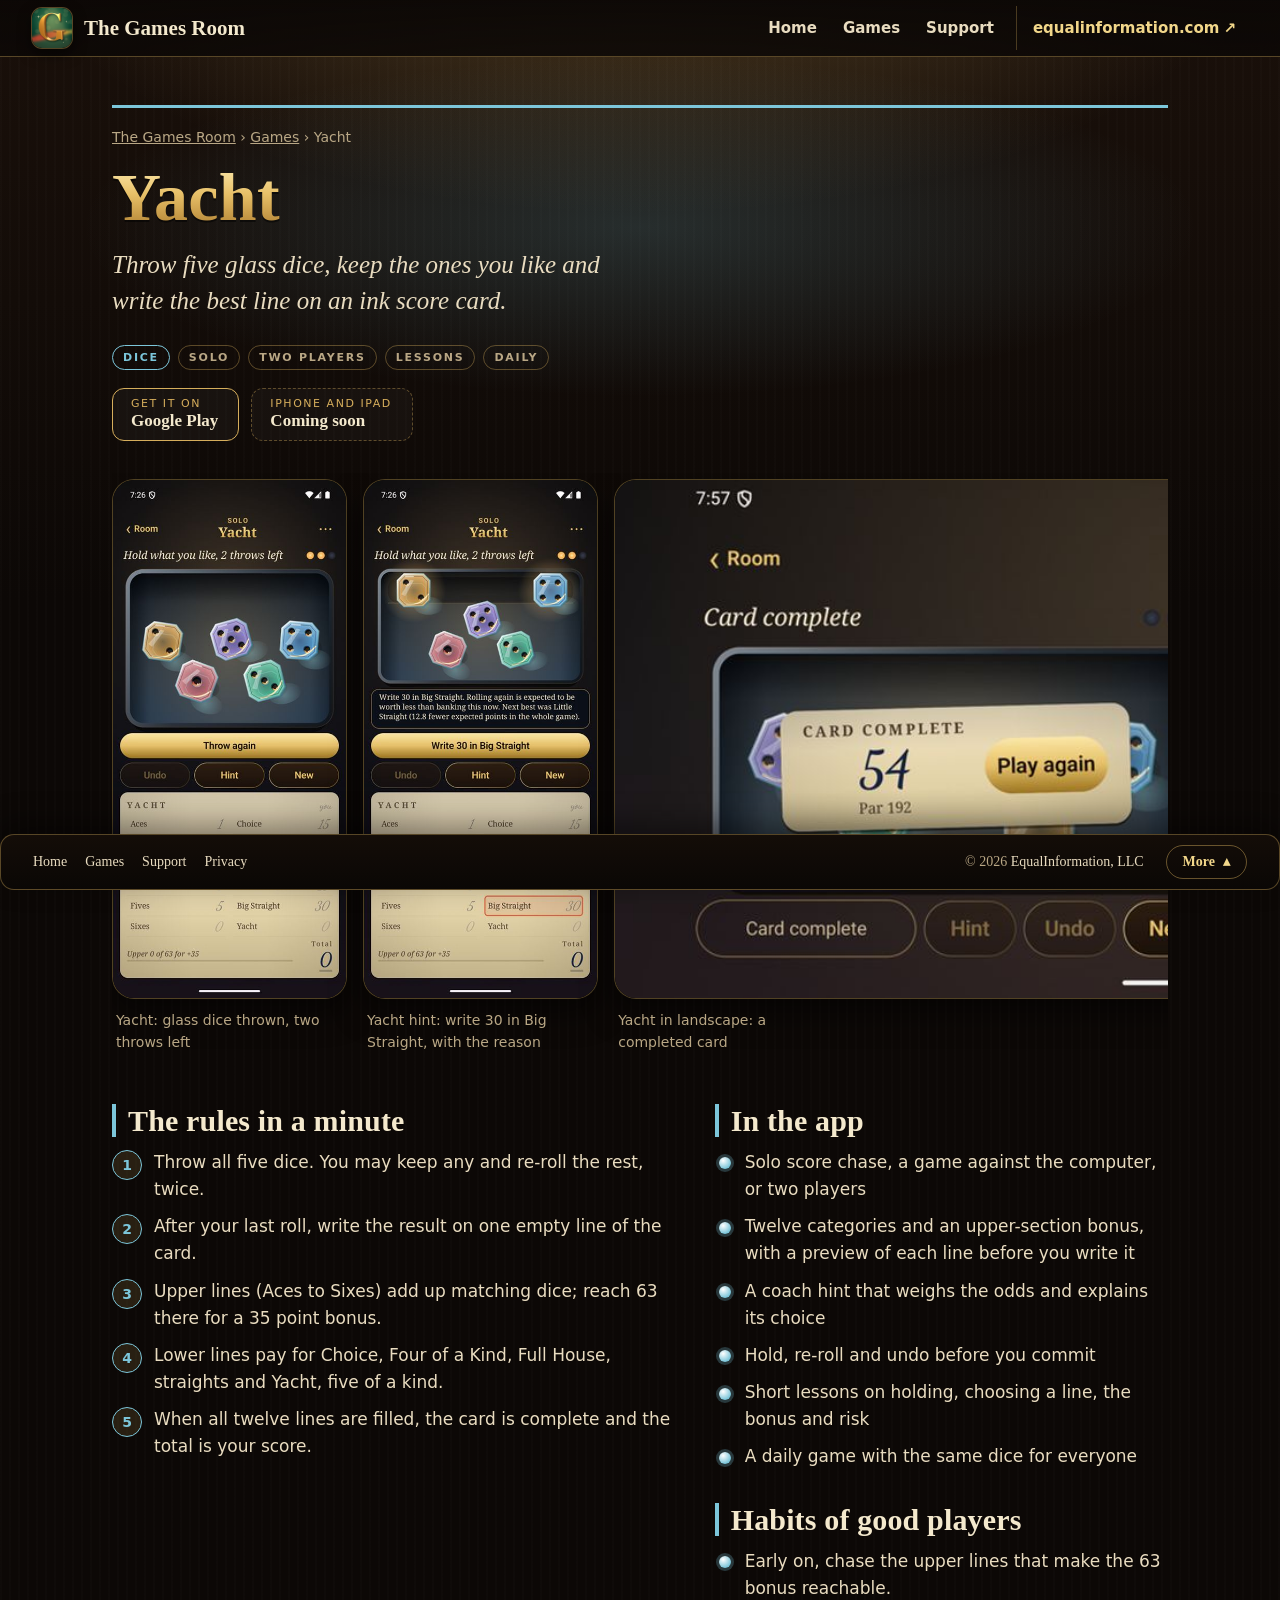
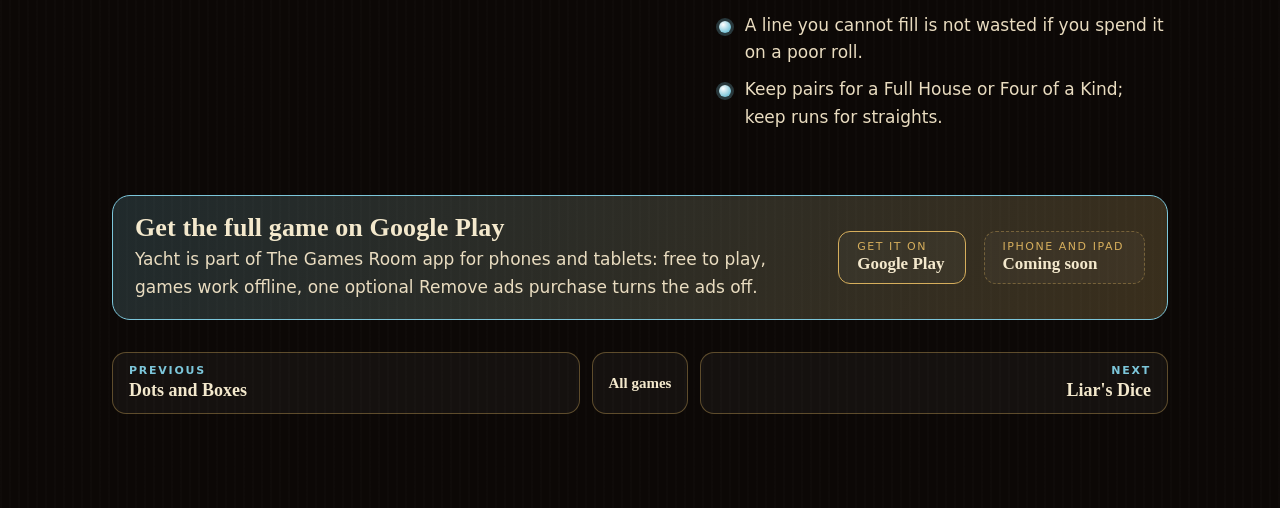
<file: yacht/index.html>
<!DOCTYPE html>
<html class="tgr-root" lang="en-US">
<head>
<meta charset="utf-8">
<title>Yacht | Glass dice, ink score card | The Games Room</title>
<meta name="viewport" content="width=device-width, initial-scale=1, viewport-fit=cover">
<meta name="description" content="Throw five glass dice, keep the ones you like and write the best line on an ink score card. Available on Google Play.">
<meta name="theme-color" content="#0c0806">
<link rel="canonical" href="https://equalinformation.com/the-games-room-site/yacht/">
<link rel="icon" type="image/png" href="../assets/img/favicon.png">
<link rel="apple-touch-icon" href="../assets/img/apple-touch-icon.png">
<link rel="stylesheet" href="../assets/css/site.css?v=3">
<meta property="og:type" content="website">
<meta property="og:site_name" content="The Games Room">
<meta property="og:title" content="Yacht | Glass dice, ink score card | The Games Room">
<meta property="og:description" content="Throw five glass dice, keep the ones you like and write the best line on an ink score card. Available on Google Play.">
<meta property="og:url" content="https://equalinformation.com/the-games-room-site/yacht/">
<meta property="og:image" content="https://equalinformation.com/the-games-room-site/assets/img/og-1200x630.jpg">
<meta name="twitter:card" content="summary_large_image">
<script type="application/ld+json">{"@context":"https://schema.org","@type":["VideoGame","SoftwareApplication"],"name":"Yacht","description":"Five tinted glass dice, three rolls a turn and an ink score card to fill. Chase a high score or beat the house.","url":"https://equalinformation.com/the-games-room-site/yacht/","image":"https://equalinformation.com/the-games-room-site/assets/shots/cover-yacht.jpg","applicationCategory":"GameApplication","genre":"Dice","operatingSystem":"iOS, Android","inLanguage":"en","publisher":{"@type":"Organization","name":"EqualInformation, LLC"},"isPartOf":{"@type":"WebSite","name":"The Games Room","url":"https://equalinformation.com/the-games-room-site/"},"offers":{"@type":"Offer","price":"0","priceCurrency":"USD"}}</script>
<script type="application/ld+json">{"@context":"https://schema.org","@type":"BreadcrumbList","itemListElement":[{"@type":"ListItem","position":1,"name":"The Games Room","item":"https://equalinformation.com/the-games-room-site/"},{"@type":"ListItem","position":2,"name":"Games","item":"https://equalinformation.com/the-games-room-site/games/"},{"@type":"ListItem","position":3,"name":"Yacht","item":"https://equalinformation.com/the-games-room-site/yacht/"}]}</script>
</head>
<body class="tgr-body tgr-game">
<a class="tgr-skip" href="#tgr-main">Jump to the page</a>
<header class="tgr-top">
<a class="tgr-brand" href="../"><img class="tgr-logo" src="../assets/img/icon-96.png" alt="" width="40" height="40"><span class="tgr-brand-name">The Games Room</span></a>
<nav class="tgr-tabs" aria-label="Sections"><a href="../">Home</a><a href="../games/">Games</a><a href="../support/">Support</a><a class="tgr-parent" href="https://equalinformation.com/">equalinformation.com<span aria-hidden="true"> &#8599;</span></a></nav>
</header>
<main class="tgr-main" id="tgr-main">

<article class="tgr-tp tgr-gp" style="--ga:#7cc6da;--gb:#d9b66a">
<header class="tgr-tp-head">
<p class="tgr-trail"><a href="../">The Games Room</a> &rsaquo; <a href="../games/">Games</a> &rsaquo; Yacht</p>
<h1 class="tgr-gilded tgr-tp-title">Yacht</h1>
<p class="tgr-lede tgr-tp-lede">Throw five glass dice, keep the ones you like and write the best line on an ink score card.</p>
<p class="tgr-tagrow"><span class="tgr-pill">Dice</span><span class="tgr-pill tgr-pill-soft">Solo</span><span class="tgr-pill tgr-pill-soft">Two players</span><span class="tgr-pill tgr-pill-soft">Lessons</span><span class="tgr-pill tgr-pill-soft">Daily</span></p>
<div class="tgr-badges" aria-label="Availability"><a class="tgr-badge-soon tgr-badge-live" href="https://play.google.com/store/apps/details?id=com.equalinformation.thegamesroom.app" rel="noopener"><small>Get it on</small><b>Google Play</b></a><span class="tgr-badge-soon"><small>iPhone and iPad</small><b>Coming soon</b></span></div>
</header>
<div class="tgr-tp-play" id="tgr-play"><div class="tgr-gallery tgr-mixed" tabindex="0" role="group" aria-label="Yacht screenshots"><figure><img src="../assets/shots/yacht-play.jpg" alt="Yacht: glass dice thrown, two throws left" width="450" height="1000" decoding="async"><figcaption>Yacht: glass dice thrown, two throws left</figcaption></figure><figure><img src="../assets/shots/yacht-hint.jpg" alt="Yacht hint: write 30 in Big Straight, with the reason" width="450" height="1000" loading="lazy" decoding="async"><figcaption>Yacht hint: write 30 in Big Straight, with the reason</figcaption></figure><figure><img src="../assets/shots/yacht-landscape.jpg" alt="Yacht in landscape: a completed card" width="1000" height="450" loading="lazy" decoding="async"><figcaption>Yacht in landscape: a completed card</figcaption></figure><figure><img src="../assets/shots/yacht-lesson.jpg" alt="Yacht lesson one: keep what matches" width="450" height="1000" loading="lazy" decoding="async"><figcaption>Yacht lesson one: keep what matches</figcaption></figure></div></div>
<aside class="tgr-tp-rules">
<h2 class="tgr-tp-h">The rules in a minute</h2>
<ol class="tgr-steps"><li>Throw all five dice. You may keep any and re-roll the rest, twice.</li><li>After your last roll, write the result on one empty line of the card.</li><li>Upper lines (Aces to Sixes) add up matching dice; reach 63 there for a 35 point bonus.</li><li>Lower lines pay for Choice, Four of a Kind, Full House, straights and Yacht, five of a kind.</li><li>When all twelve lines are filled, the card is complete and the total is your score.</li></ol>

</aside>
<aside class="tgr-tp-keys">
<h2 class="tgr-tp-h">In the app</h2>
<ul class="tgr-check"><li>Solo score chase, a game against the computer, or two players</li><li>Twelve categories and an upper-section bonus, with a preview of each line before you write it</li><li>A coach hint that weighs the odds and explains its choice</li><li>Hold, re-roll and undo before you commit</li><li>Short lessons on holding, choosing a line, the bonus and risk</li><li>A daily game with the same dice for everyone</li></ul>
</aside>
<aside class="tgr-tp-ideas"><h2 class="tgr-tp-h">Habits of good players</h2><ul class="tgr-check"><li>Early on, chase the upper lines that make the 63 bonus reachable.</li><li>A line you cannot fill is not wasted if you spend it on a poor roll.</li><li>Keep pairs for a Full House or Four of a Kind; keep runs for straights.</li></ul></aside>

<aside class="tgr-tp-cta tgr-callout"><div class="tgr-t"><h3>Get the full game on Google Play</h3><p>Yacht is part of The Games Room app for phones and tablets: free to play, games work offline, one optional Remove ads purchase turns the ads off.</p></div><a class="tgr-badge-soon tgr-badge-live" href="https://play.google.com/store/apps/details?id=com.equalinformation.thegamesroom.app" rel="noopener"><small>Get it on</small><b>Google Play</b></a><span class="tgr-badge-soon"><small>iPhone and iPad</small><b>Coming soon</b></span></aside>
<nav class="tgr-tp-next" aria-label="More games"><a class="tgr-pn tgr-pn-prev" href="../dots-and-boxes/" rel="prev"><small>Previous</small>Dots and Boxes</a><a class="tgr-pn tgr-pn-all" href="../games/">All games</a><a class="tgr-pn tgr-pn-next" href="../liars-dice/" rel="next"><small>Next</small>Liar's Dice</a></nav>
</article>
</main>
<footer class="tgr-dock">
<details class="tgr-dock-box">
<summary><span class="tgr-dock-links"><a href="../">Home</a><a href="../games/">Games</a><a href="../support/">Support</a><a href="../privacy/">Privacy</a></span><span class="tgr-dock-copy">&copy; 2026 <a href="https://equalinformation.com/">EqualInformation, LLC</a></span><span class="tgr-dock-more" aria-hidden="true"></span></summary>
<div class="tgr-dock-panel tgr-foot">
<section class="tgr-foot-grid">
<div class="tgr-foot-about"><p class="tgr-foot-name">The Games Room</p><p class="tgr-foot-blurb">A warm room full of games. Free to play, with a few gentle ads that one optional Remove ads purchase turns off. The games work without a connection.</p></div>
<nav class="tgr-foot-tables" aria-label="Games"><h4 class="tgr-foot-h">Games</h4><a href="../games/">All 7 games</a><a href="../four-in-a-row/">Four in a Row</a><a href="../hearts/">Hearts</a><a href="../hex/">Hex</a><a href="../dots-and-boxes/">Dots and Boxes</a><a href="../#tgr-faq">Questions</a></nav>
<nav class="tgr-foot-help" aria-label="Help"><h4 class="tgr-foot-h">Help</h4><a href="../support/">Support</a><a href="../privacy/">Privacy</a><a href="mailto:info@equalinformation.com">info@equalinformation.com</a><a href="https://equalinformation.com/">equalinformation.com</a></nav>
</section>
<p class="tgr-fine">The Games Room is available on Google Play; an iPhone and iPad version is coming soon. Google Play is a trademark of Google LLC.</p>
</div>
</details>
</footer>

</body>
</html>
</file>
<file: assets/css/site.css>
/* The Games Room - public site styles. Ebony, walnut, brass, emerald baize, lamp light. */
:root{--k-night:#0c0806;--k-night2:#150e0a;--k-wood:#2b1b10;--k-wood2:#3b2616;--k-brass:#d6ae5c;--k-lustre:#f2d78a;--k-lustre-d:#b78a35;--k-felt:#0f4b38;--k-felt2:#0a3326;--k-cherry:#b3262c;--k-bone:#f4e9cd;--k-text:#e9dcc0;--k-dim:#b9a785;--k-rule:rgba(214,174,92,.38);--k-face-serif:"Iowan Old Style","Palatino Linotype",Palatino,"Book Antiqua","Hoefler Text",Georgia,"Times New Roman",serif;--k-face-sans:ui-sans-serif,system-ui,-apple-system,"Segoe UI",Roboto,"Helvetica Neue",Arial,sans-serif;--k-round:18px;--k-edge:clamp(16px,4vw,32px)}
*{box-sizing:border-box}
html{scroll-behavior:smooth;-webkit-text-size-adjust:100%}
body{background:var(--k-night);background-image:radial-gradient(900px 420px at 50% -80px,rgba(242,200,110,.26),transparent 70%),
  repeating-linear-gradient(90deg,rgba(255,255,255,.012) 0 2px,transparent 2px 9px),linear-gradient(180deg,#1a100a,#0c0806 600px);background-repeat:no-repeat,repeat,no-repeat;color:var(--k-text);font:17px/1.6 var(--k-face-sans);margin:0;min-height:100vh}
img{display:block;height:auto;max-width:100%}
a{color:var(--k-lustre)}a:hover{color:#fff3c8}
:focus-visible{border-radius:6px;outline:3px solid var(--k-lustre);outline-offset:3px}
.tgr-skip{background:var(--k-lustre);border-radius:8px;color:#241505;font-weight:700;left:-999px;padding:10px 14px;position:absolute;top:8px;z-index:100}
.tgr-skip:focus{left:8px}
.tgr-shell{margin-inline:auto;width:min(1120px,100% - 2*var(--k-edge))}
h1,h2,h3{color:var(--k-bone);font-family:var(--k-face-serif);font-weight:700;letter-spacing:.005em;line-height:1.1;margin:0}
h1{font-size:clamp(40px,7.4vw,84px)}
h2{font-size:clamp(28px,4.4vw,44px)}
h3{font-size:clamp(20px,2.4vw,26px)}
.tgr-gilded{background:linear-gradient(180deg,#fff0b8 0%,#e8c068 45%,#a8772a 100%);background-clip:text;color:transparent;filter:drop-shadow(0 2px 0 rgba(0,0,0,.5));text-shadow:none;-webkit-background-clip:text}
.tgr-eyebrow{color:var(--k-brass);font:700 12px/1 var(--k-face-sans);letter-spacing:.3em;text-transform:uppercase}
p{margin:0 0 1em}
.tgr-lede{color:var(--k-text);font:italic 400 clamp(19px,2.4vw,25px)/1.45 var(--k-face-serif)}
.tgr-muted{color:var(--k-dim)}

/* header */

/* buttons / badges */
.tgr-btn{align-items:center;background:linear-gradient(180deg,#f8e29a,#d4a447);border:1px solid var(--k-lustre-d);border-radius:999px;box-shadow:0 1px 0 rgba(255,255,255,.5) inset,0 8px 18px rgba(0,0,0,.5);color:#2a1805;cursor:pointer;display:inline-flex;font:700 16px/1 var(--k-face-sans);gap:8px;justify-content:center;min-height:48px;padding:12px 22px;text-decoration:none;transition:transform .15s,filter .15s}
.tgr-btn:hover{color:#2a1805;filter:brightness(1.07);transform:translateY(-1px)}
.tgr-btn:active{transform:translateY(1px)}
.tgr-btn.tgr-ghost{background:rgba(255,255,255,.04);border-color:var(--k-rule);box-shadow:none;color:var(--k-lustre)}
.tgr-btn.tgr-ghost:hover{background:rgba(214,174,92,.14);color:#fff3c8}
.tgr-btn[disabled]{cursor:not-allowed;filter:none;opacity:.45;transform:none}
.tgr-btn.tgr-small{font-size:14px;min-height:40px;padding:9px 16px}
.tgr-badge-soon{background:rgba(255,255,255,.03);border:1px dashed var(--k-rule);border-radius:12px;color:var(--k-text);cursor:default;display:inline-flex;flex-direction:column;gap:2px;line-height:1.15;padding:9px 20px 9px 18px}
.tgr-badge-live{border-style:solid;border-color:var(--k-brass);cursor:pointer;text-decoration:none}
.tgr-badge-soon small{color:var(--k-brass);font-size:11px;letter-spacing:.14em;text-transform:uppercase}
.tgr-badge-soon b{color:var(--k-bone);font:700 17px/1.1 var(--k-face-serif)}
.tgr-badges{display:flex;flex-wrap:wrap;gap:12px;margin:18px 0 0}

/* hero */
.tgr-hero{padding:clamp(36px,7vw,84px) 0 clamp(28px,5vw,56px);position:relative}
.tgr-hero .tgr-shell{align-items:center;display:grid;gap:clamp(24px,5vw,60px);grid-template-columns:1.1fr .9fr}
.tgr-hero .tgr-lede{margin:18px 0 8px;max-width:34ch}
.tgr-hero-meta{color:var(--k-dim);font-size:15px;margin-top:14px}
.tgr-hero-art{display:grid;min-height:420px;place-items:center;position:relative}
.tgr-hero-art .tgr-glow{background:radial-gradient(closest-side,rgba(242,200,110,.38),transparent);filter:blur(24px);inset:6% 8%;position:absolute}
.tgr-phone{background:linear-gradient(160deg,#3b2616,#120b07);border:1px solid var(--k-rule);border-radius:34px;box-shadow:0 30px 60px rgba(0,0,0,.65),0 0 0 1px rgba(0,0,0,.6);padding:7px;position:relative}
.tgr-phone img{border-radius:28px;width:100%}
.tgr-hero-art .tgr-phone.tgr-a{transform:rotate(-3deg) translateX(-14%);width:min(300px,62%);z-index:2}
.tgr-hero-art .tgr-phone.tgr-b{opacity:.96;position:absolute;right:0;top:10%;transform:rotate(4deg);width:min(260px,54%);z-index:1}

/* sections */
section.tgr-band{border-top:1px solid rgba(214,174,92,.14);padding:clamp(40px,7vw,84px) 0}
.tgr-sec-head{margin-bottom:clamp(22px,4vw,40px);max-width:60ch}
.tgr-sec-head h2{margin:10px 0 12px}
.tgr-grid{display:grid;gap:18px}
.tgr-g2{grid-template-columns:repeat(2,1fr)}.tgr-g3{grid-template-columns:repeat(3,1fr)}
.tgr-card{background:linear-gradient(165deg,rgba(59,38,22,.85),rgba(21,14,10,.92));border:1px solid var(--k-rule);border-radius:var(--k-round);box-shadow:0 14px 30px rgba(0,0,0,.4),inset 0 1px 0 rgba(255,255,255,.06);padding:clamp(18px,2.6vw,28px);position:relative}
.tgr-card h3{margin-bottom:8px}
.tgr-card p:last-child{margin-bottom:0}
.tgr-card .tgr-ico{background:rgba(214,174,92,.1);border:1px solid var(--k-rule);border-radius:50%;color:var(--k-lustre);display:grid;font:700 20px var(--k-face-serif);height:44px;margin-bottom:12px;place-items:center;width:44px}
.tgr-table-card{display:flex;flex-direction:column;overflow:hidden;padding:0}
.tgr-table-card .tgr-pic{aspect-ratio:2.05/1;background:#000 center/cover no-repeat;border-bottom:1px solid var(--k-rule)}
.tgr-table-card .tgr-body{display:flex;flex:1;flex-direction:column;gap:12px;padding:clamp(18px,2.6vw,28px)}
.tgr-table-card .tgr-actions{display:flex;flex-wrap:wrap;gap:10px;margin-top:auto}
.tgr-pill{border:1px solid var(--k-rule);border-radius:999px;color:var(--k-brass);display:inline-block;font:700 11px/1 var(--k-face-sans);letter-spacing:.16em;padding:6px 10px;text-transform:uppercase}
.tgr-check{display:grid;gap:10px;list-style:none;margin:0;padding:0}
.tgr-check li{padding-left:30px;position:relative}
.tgr-check li::before{background:radial-gradient(circle at 35% 30%,#fff3c0,#c8963c 70%);border-radius:50%;box-shadow:0 0 0 3px rgba(214,174,92,.18);content:"";height:12px;left:4px;position:absolute;top:.5em;width:12px}
.tgr-unlock{display:grid;gap:18px;grid-template-columns:1fr 1fr}
.tgr-unlock .tgr-card.tgr-free{border-color:rgba(76,190,146,.5)}
.tgr-baize{background:radial-gradient(900px 400px at 50% 0,rgba(40,140,100,.35),transparent),var(--k-felt2)}

/* gallery */
.tgr-gallery{display:flex;gap:16px;overflow-x:auto;padding:6px 2px 18px;scroll-snap-type:x mandatory;scrollbar-color:var(--k-brass) transparent;-webkit-overflow-scrolling:touch}
.tgr-gallery figure{flex:0 0 min(260px,70vw);margin:0;scroll-snap-align:start}
.tgr-gallery figure img{background:#000;border:1px solid var(--k-rule);border-radius:22px;box-shadow:0 14px 30px rgba(0,0,0,.5)}
.tgr-gallery figcaption{color:var(--k-dim);font-size:14px;padding:10px 4px 0}
.tgr-gallery.tgr-wide figure{flex-basis:min(520px,86vw)}

/* faq */
details{background:rgba(255,255,255,.03);border:1px solid var(--k-rule);border-radius:14px;margin-bottom:10px}
summary{align-items:center;color:var(--k-bone);cursor:pointer;display:flex;font:700 18px/1.3 var(--k-face-serif);gap:12px;justify-content:space-between;list-style:none;min-height:48px;padding:16px 20px}
summary::-webkit-details-marker{display:none}
summary::after{color:var(--k-lustre);content:"+";font:400 26px/1 var(--k-face-sans);transition:transform .2s}
details[open] summary::after{transform:rotate(45deg)}
details > div{color:var(--k-text);padding:0 20px 18px}

/* footer */
.tgr-fine{font-size:13px;margin-top:26px}

/* page hero (table pages) */
.tgr-prose{max-width:70ch}.tgr-prose h2{font-size:clamp(24px,3.4vw,34px);margin:1.6em 0 .5em}.tgr-prose h3{margin:1.3em 0 .4em}
.tgr-prose li{margin-bottom:.4em}
.tgr-callout{align-items:center;background:linear-gradient(120deg,rgba(214,174,92,.16),rgba(15,75,56,.28));border:1px solid var(--k-lustre-d);border-radius:var(--k-round);display:flex;flex-wrap:wrap;gap:16px;padding:18px 22px}
.tgr-callout .tgr-t{flex:1 1 260px}.tgr-callout h3{margin-bottom:4px}.tgr-callout p{margin:0}
.tgr-demo-note{color:var(--k-dim);font-size:14px;margin:14px 0 0;text-align:center}

/* --k------- play area (shared) --k------- */
.tgr-stage{background:radial-gradient(700px 300px at 50% -40px,rgba(255,215,130,.28),transparent 70%),linear-gradient(180deg,#26170d,#120b07);border:1px solid var(--k-lustre-d);border-radius:26px;box-shadow:0 30px 70px rgba(0,0,0,.6),inset 0 0 0 4px rgba(0,0,0,.35),inset 0 0 0 5px rgba(214,174,92,.25);padding:clamp(12px,2.4vw,24px);position:relative}
.tgr-bar{align-items:center;display:flex;flex-wrap:wrap;gap:10px;justify-content:space-between;margin-bottom:12px}
.tgr-bar .tgr-grp{align-items:center;display:flex;flex-wrap:wrap;gap:8px}
.tgr-seg{border:1px solid var(--k-rule);border-radius:999px;display:inline-flex;overflow:hidden}
.tgr-seg button{background:transparent;border:0;color:var(--k-text);cursor:pointer;font:700 14px var(--k-face-sans);min-height:40px;padding:9px 16px}
.tgr-seg button[aria-pressed="true"]{background:linear-gradient(180deg,#f8e29a,#d4a447);color:#2a1805}
.tgr-status{color:var(--k-bone);font:italic 400 clamp(17px,2.2vw,21px)/1.3 var(--k-face-serif);margin:6px 0 10px;min-height:2.6em;text-align:center}
.tgr-tool{background:rgba(255,255,255,.05);border:1px solid var(--k-rule);border-radius:999px;color:var(--k-lustre);cursor:pointer;font:700 14px var(--k-face-sans);min-height:40px;padding:9px 16px}
.tgr-tool:hover:not([disabled]){background:rgba(214,174,92,.18)}
.tgr-tool[disabled]{cursor:not-allowed;opacity:.4}
.tgr-sr{clip:rect(0 0 0 0);height:1px;overflow:hidden;position:absolute;white-space:nowrap;width:1px}

/* four in a row board */
.tgr-f-wrap{--k-slot:min(11.6vw,64px);margin:0 auto;max-width:560px}
.tgr-f-board{background:linear-gradient(160deg,#6a431f,#3a2310 55%,#2b1a0c);border:2px solid #c99a45;border-radius:18px;box-shadow:0 20px 40px rgba(0,0,0,.6),inset 0 2px 0 rgba(255,235,170,.35),inset 0 -6px 14px rgba(0,0,0,.5);display:grid;gap:0;grid-template-columns:repeat(7,1fr);padding:12px 12px 14px;position:relative}
.tgr-f-col{align-items:center;background:none;border:0;border-radius:12px;color:inherit;cursor:pointer;display:flex;flex-direction:column;gap:7px;margin:0 1px;padding:3px;position:relative}
.tgr-f-col:hover:not([disabled]),.tgr-f-col.tgr-cur{background:rgba(255,226,140,.13)}
.tgr-f-col[disabled]{cursor:default}
.tgr-f-col:focus-visible{outline:3px solid var(--k-lustre);outline-offset:0}
.tgr-f-slot{aspect-ratio:1;background:radial-gradient(circle at 50% 38%,#0b0604 55%,#1d1109);border-radius:50%;box-shadow:inset 0 5px 9px rgba(0,0,0,.9),0 0 0 2px #c79a48,0 0 0 3px rgba(0,0,0,.5);overflow:visible;position:relative;width:100%}
.tgr-f-disc{border-radius:50%;box-shadow:inset 0 -5px 8px rgba(0,0,0,.35),inset 0 4px 6px rgba(255,255,255,.45),0 2px 4px rgba(0,0,0,.6);inset:6%;position:absolute}
.tgr-f-disc.tgr-p1{background:radial-gradient(circle at 35% 30%,#ff7a6e,#c1272d 55%,#7a1015)}
.tgr-f-disc.tgr-p2{background:radial-gradient(circle at 35% 30%,#fffaf0,#e9dcba 55%,#b9a370)}
.tgr-f-disc::after{border:2px solid rgba(0,0,0,.18);border-radius:50%;content:"";inset:22%;position:absolute}
.tgr-f-disc.tgr-drop{animation:fdrop var(--k-time,.45s) cubic-bezier(.5,0,.9,.6) both}
@keyframes fdrop{from{transform:translateY(var(--k-start))}to{transform:translateY(0)}}
.tgr-f-disc.tgr-win{animation:fglow 1s ease-in-out infinite alternate}
@keyframes fglow{from{box-shadow:inset 0 -5px 8px rgba(0,0,0,.35),0 0 0 3px #ffe9a0,0 0 10px #ffd470}to{box-shadow:inset 0 -5px 8px rgba(0,0,0,.35),0 0 0 3px #fff6cf,0 0 26px 6px #ffd470}}
.tgr-f-disc.tgr-hint{outline:3px dashed var(--k-lustre);outline-offset:2px}
.tgr-f-ghost{border-radius:50%;inset:6%;opacity:.45;pointer-events:none;position:absolute}
.tgr-f-legend{color:var(--k-dim);display:flex;font-size:14px;gap:20px;justify-content:center;margin-top:12px}
.tgr-f-legend i{border-radius:50%;display:inline-block;height:16px;margin-right:6px;vertical-align:-3px;width:16px}
.tgr-f-legend i.tgr-p1{background:radial-gradient(circle at 35% 30%,#ff7a6e,#c1272d 60%,#7a1015)}.tgr-f-legend i.tgr-p2{background:radial-gradient(circle at 35% 30%,#fffaf0,#e9dcba 60%,#b9a370)}

/* hearts table */
.tgr-h-table{background:radial-gradient(ellipse at 50% 40%,#1a7a58,#0f4b38 55%,#0a3326);border:2px solid #2a1a0c;border-radius:22px;box-shadow:inset 0 0 0 3px rgba(214,174,92,.5),inset 0 10px 60px rgba(0,0,0,.55);display:grid;gap:6px;grid-template-columns:minmax(64px,1fr) minmax(0,3fr) minmax(64px,1fr);grid-template-rows:auto minmax(150px,1fr) auto;min-height:min(72vh,560px);padding:12px;position:relative}
.tgr-h-seat{align-items:center;color:#e8f3e8;display:flex;flex-direction:column;font-size:13px;gap:4px;text-align:center}
.tgr-h-seat b{color:#fff6d8;font:700 15px var(--k-face-serif)}
.tgr-h-seat .tgr-tag{font-size:12px;opacity:.85}
.tgr-h-seat.tgr-turn b{color:var(--k-lustre);text-shadow:0 0 12px rgba(255,214,120,.7)}
.tgr-h-north{grid-column:2;grid-row:1}.tgr-h-west{grid-column:1;grid-row:2;justify-content:center}.tgr-h-east{grid-column:3;grid-row:2;justify-content:center}
.tgr-h-south{grid-column:1/4;grid-row:3}
.tgr-h-center{grid-column:2;grid-row:2;min-height:150px;position:relative}
.tgr-h-backs{display:flex;height:46px;justify-content:center;position:relative}
.tgr-h-backs.tgr-v{align-items:center;flex-direction:column;height:auto;width:42px}
.tgr-h-backs .tgr-cb{border-radius:5px;height:42px;margin-left:-18px;width:30px}
.tgr-h-backs .tgr-cb:first-child{margin-left:0}
.tgr-h-backs.tgr-v .tgr-cb{height:30px;margin-left:0;margin-top:-23px;width:42px}.tgr-h-backs.tgr-v .tgr-cb:first-child{margin-top:0}
.tgr-cb{background:repeating-linear-gradient(45deg,#7a1b22 0 4px,#5a1218 4px 8px);border:2px solid #f4e9cd;box-shadow:0 2px 4px rgba(0,0,0,.5)}
.tgr-card-face{aspect-ratio:5/7;background:linear-gradient(170deg,#fffaf0,#efe2c2);border:1px solid #b9a273;border-radius:8px;box-shadow:0 3px 8px rgba(0,0,0,.5);color:#14110d;font:700 calc(var(--k-cardw,62px)*.3)/1 var(--k-face-serif);position:relative;user-select:none;width:var(--k-cardw,62px)}
.tgr-card-face.tgr-red{color:#b3141d}
.tgr-card-face .tgr-c1{align-items:center;display:flex;flex-direction:column;left:12%;line-height:1;position:absolute;top:8%}
.tgr-card-face .tgr-c1 s{font-size:.9em;text-decoration:none}
.tgr-card-face .tgr-mid{display:grid;font-size:calc(var(--k-cardw,62px)*.62);inset:0;opacity:.9;place-items:center;position:absolute}
.tgr-card-face.tgr-q-spades .tgr-mid{font-size:calc(var(--k-cardw,62px)*.7)}
.tgr-h-hand{--k-cardw:clamp(46px,8.4vw,88px);display:flex;justify-content:center;min-height:calc(var(--k-cardw)*1.4 + 14px);padding:6px 0 4px}
.tgr-h-hand .tgr-hc{--k-fan:calc(var(--k-cardw)*.5);background:none;border:0;border-radius:8px;cursor:pointer;margin-left:calc(var(--k-fan)*-1);padding:0;position:relative;transition:transform .15s}
.tgr-h-hand .tgr-hc:first-child{margin-left:0}
.tgr-h-hand .tgr-hc:hover:not([disabled]),.tgr-h-hand .tgr-hc:focus-visible{transform:translateY(-12px);z-index:5}
.tgr-h-hand .tgr-hc.tgr-sel{transform:translateY(-22px);z-index:4}
.tgr-h-hand .tgr-hc.tgr-sel .tgr-card-face{box-shadow:0 0 0 3px var(--k-lustre),0 8px 14px rgba(0,0,0,.6)}
.tgr-h-hand .tgr-hc.tgr-hint .tgr-card-face{box-shadow:0 0 0 3px #7cf0c0,0 0 18px #7cf0c0}
.tgr-h-hand .tgr-hc[disabled]{cursor:default}
.tgr-h-hand .tgr-hc.tgr-dim .tgr-card-face{filter:brightness(.55) saturate(.7)}
.tgr-h-trick{--k-cardw:clamp(44px,8vw,66px);inset:0;position:absolute}
.tgr-h-trick .tgr-tc{position:absolute;transition:transform .35s ease,opacity .35s}
.tgr-tc.tgr-s0{bottom:2%;left:50%;transform:translateX(-50%)}
.tgr-tc.tgr-s2{left:50%;top:2%;transform:translateX(-50%)}
.tgr-tc.tgr-s1{left:12%;top:50%;transform:translateY(-50%) rotate(-6deg)}
.tgr-tc.tgr-s3{right:12%;top:50%;transform:translateY(-50%) rotate(6deg)}
.tgr-tc.tgr-take0{opacity:0;transform:translate(-50%,160%)}.tgr-tc.tgr-take2{opacity:0;transform:translate(-50%,-160%)}
.tgr-tc.tgr-take1{opacity:0;transform:translate(-220%,-50%)}.tgr-tc.tgr-take3{opacity:0;transform:translate(220%,-50%)}
.tgr-h-actions{display:flex;flex-wrap:wrap;gap:8px;justify-content:center;margin:6px 0}
.tgr-h-score{border-collapse:collapse;font-size:14px;margin-top:12px;width:100%}
.tgr-h-score th,.tgr-h-score td{border-bottom:1px solid rgba(214,174,92,.2);padding:6px 8px;text-align:center}
.tgr-h-score th{color:var(--k-brass);font-weight:700}
.tgr-h-score td:first-child,.tgr-h-score th:first-child{text-align:left}
.tgr-h-score tr.tgr-tot td{color:var(--k-lustre);font-weight:700}
.tgr-h-pill{background:rgba(0,0,0,.55);border:1px solid var(--k-rule);border-radius:14px;color:#fff6d8;font:italic 400 clamp(16px,2.2vw,20px)/1.3 var(--k-face-serif);left:50%;max-width:90%;padding:12px 18px;position:absolute;text-align:center;top:50%;transform:translate(-50%,-50%);z-index:3}
.tgr-h-pill .tgr-btn{margin-top:10px}
.tgr-h-tooltip{color:#bfeed8;font-size:15px;min-height:1.6em;text-align:center}
dialog{background:linear-gradient(170deg,#2b1b10,#120b07);border:1px solid var(--k-lustre-d);border-radius:20px;box-shadow:0 30px 80px rgba(0,0,0,.8);color:var(--k-text);max-width:min(460px,92vw);padding:24px}
dialog::backdrop{background:rgba(0,0,0,.65)}
dialog h3{margin-bottom:10px}

@media (width<=54em){
  .tgr-hero .tgr-shell{grid-template-columns:1fr}.tgr-hero-art{min-height:380px;order:-1}
  .tgr-g2,.tgr-g3,.tgr-unlock{grid-template-columns:1fr}
}
@media (width<=34em){
  .tgr-brand-name{font-size:19px}.tgr-tabs a{font-size:14px;padding:8px 9px}
  .tgr-h-table{grid-template-columns:40px minmax(0,1fr) 40px;padding:8px 6px}
  .tgr-h-backs.tgr-v .tgr-cb{height:22px;margin-top:-16px;width:30px}
  .tgr-h-seat .tgr-tag{display:none}
  .tgr-h-hand .tgr-hc{--k-fan:calc(var(--k-cardw)*.66)}
  .tgr-h-hand{--k-cardw:clamp(46px,15.4vw,66px)}
  .tgr-h-trick{--k-cardw:clamp(50px,13vw,64px)}
  .tgr-h-center{min-height:210px}
  .tgr-tc.tgr-s1{left:3%}.tgr-tc.tgr-s3{right:3%}
}
@media (prefers-reduced-motion:reduce){
  html{scroll-behavior:auto}*{animation-duration:.001ms!important;animation-iteration-count:1!important;transition-duration:.001ms!important}
}

/* chrome: grid areas */
.tgr-top{align-items:center;backdrop-filter:blur(10px);background:linear-gradient(180deg,rgba(12,8,6,.97),rgba(12,8,6,.86));border-bottom:1px solid var(--k-rule);display:grid;gap:4px 18px;grid-template-areas:"mark tabs";grid-template-columns:1fr auto;padding:6px var(--k-edge);position:sticky;top:0;z-index:50}
.tgr-brand{align-items:center;color:var(--k-bone);display:grid;font:700 21px/1 var(--k-face-serif);gap:12px;grid-area:mark;grid-auto-flow:column;justify-content:start;text-decoration:none}
.tgr-logo{border-radius:10px;box-shadow:0 0 0 1px var(--k-rule),0 6px 14px rgba(0,0,0,.6);height:40px;width:40px}
.tgr-tabs{display:grid;gap:2px;grid-area:tabs;grid-auto-columns:max-content;grid-auto-flow:column}
.tgr-tabs a{align-items:center;border-radius:10px;color:var(--k-text);display:grid;font-size:15px;font-weight:600;min-height:44px;padding:0 12px;text-decoration:none}
.tgr-tabs a.tgr-parent{display:flex;align-items:center;gap:4px;border-left:1px solid rgba(214,174,92,.3);border-radius:0 10px 10px 0;color:var(--k-lustre);margin-left:8px;padding-left:16px;white-space:nowrap}.tgr-fine a{color:inherit;text-decoration:underline}
.tgr-tabs a:hover,.tgr-tabs a[aria-current="page"]{background:rgba(214,174,92,.14);color:var(--k-lustre)}
.tgr-foot{background:linear-gradient(180deg,#120b07,#080504);color:var(--k-dim);font-size:15px;padding:30px var(--k-edge) 28px}
.tgr-foot-grid{display:grid;gap:22px 28px;grid-template-areas:"about tables help";grid-template-columns:1.4fr 1fr 1fr;margin:0 auto;max-width:1120px}
.tgr-foot-about{grid-area:about}.tgr-foot-tables{grid-area:tables}.tgr-foot-help{grid-area:help}
.tgr-foot-tables,.tgr-foot-help{align-content:start;display:grid;gap:7px}
.tgr-foot a{color:var(--k-text);text-decoration:none}.tgr-foot a:hover{color:var(--k-lustre);text-decoration:underline}
.tgr-foot-h{color:var(--k-brass);font:700 12px/1 var(--k-face-sans);letter-spacing:.24em;margin:0 0 6px;text-transform:uppercase}
.tgr-foot-name{color:var(--k-bone);font:700 21px/1.2 var(--k-face-serif);margin:0 0 12px}
.tgr-fine{font-size:13px;margin:22px auto 0;max-width:1120px}
/* static chrome: header pinned to the top, footer docked to the bottom with a More/Less panel (native <details>, no script) */
.tgr-top{position:sticky;top:0;z-index:60}
.tgr-body{padding-bottom:54px}
.tgr-dock{bottom:0;left:0;position:fixed;right:0;z-index:70}
.tgr-dock-box{background:linear-gradient(180deg,#140d08,#0a0705);border-top:1px solid var(--k-rule);box-shadow:0 -10px 30px rgba(0,0,0,.45)}
.tgr-dock-box>summary{align-items:center;color:var(--k-dim);cursor:pointer;display:flex;flex-wrap:wrap;font-size:14px;gap:6px 22px;list-style:none;min-height:54px;padding:6px var(--k-edge)}
.tgr-dock-box>summary::-webkit-details-marker{display:none}
.tgr-dock-box>summary::after,.tgr-dock-box[open]>summary::after{content:none;display:none}.tgr-dock-box>summary{font:500 14px/1.3 var(--k-face-serif);justify-content:flex-start;padding:6px var(--k-edge)}
.tgr-dock-links{display:flex;flex-wrap:wrap;gap:4px 18px}
.tgr-dock-box a{color:var(--k-text);text-decoration:none}.tgr-dock-box a:hover{color:var(--k-lustre);text-decoration:underline}
.tgr-dock-copy{color:var(--k-dim);margin-left:auto}
.tgr-dock-more{align-items:center;border:1px solid rgba(214,174,92,.45);border-radius:999px;color:var(--k-lustre);display:inline-flex;font-weight:700;min-height:34px;padding:0 16px}
.tgr-dock-more::before{content:"More"}.tgr-dock-more::after{content:"\25B4";margin-left:8px}
.tgr-dock-box[open] .tgr-dock-more::before{content:"Less"}.tgr-dock-box[open] .tgr-dock-more::after{content:"\25BE"}
.tgr-dock-box>summary:focus-visible{outline:2px solid var(--k-lustre);outline-offset:-4px}
.tgr-dock-panel{border-top:1px solid var(--k-rule);max-height:min(62vh,560px);overflow:auto}
@media (width<=40em){.tgr-dock-copy{display:none}.tgr-dock-more{margin-left:auto}}
@media (prefers-reduced-motion:no-preference){.tgr-dock-panel{animation:tgr-rise .22s ease-out}@keyframes tgr-rise{from{opacity:0;transform:translateY(10px)}}}


/* table pages: named areas */
.tgr-tp-shots{grid-area:shots;min-width:0}.tgr-tp{display:grid;gap:clamp(18px,3vw,32px) clamp(18px,3vw,36px);grid-template-areas:"head head" "play play" "rules keys" "rules ideas" "shots shots" "cta cta" "next next";grid-template-columns:1.25fr 1fr;margin:0 auto;max-width:1120px;padding:clamp(24px,4vw,48px) var(--k-edge) 40px}
.tgr-tp-head{grid-area:head}.tgr-tp-play{grid-area:play;min-width:0}.tgr-tp-rules{grid-area:rules}.tgr-tp-keys{grid-area:keys}.tgr-tp-ideas{grid-area:ideas}.tgr-tp-cta{grid-area:cta}.tgr-tp-next{grid-area:next;margin:0}
.tgr-trail{color:var(--k-dim);font-size:14px;margin:0 0 12px}.tgr-trail a{color:var(--k-dim)}
.tgr-tp-title{font-size:clamp(36px,6vw,68px)}
.tgr-tp-lede{margin-top:12px;max-width:40ch}
.tgr-tp-h{font-size:clamp(22px,3vw,30px);margin:0 0 12px}
.tgr-steps{counter-reset:s;display:grid;gap:10px;list-style:none;margin:0;padding:0}
.tgr-steps li{counter-increment:s;padding-left:42px;position:relative}
.tgr-steps li::before{background:rgba(214,174,92,.14);border:1px solid var(--k-rule);border-radius:50%;color:var(--k-lustre);content:counter(s);display:grid;font:700 14px var(--k-face-sans);height:28px;left:0;place-items:center;position:absolute;top:1px;width:28px}
.tgr-defs{display:grid;gap:4px 16px;grid-template-columns:max-content 1fr;margin:0}
.tgr-defs dt{color:var(--k-lustre);font-weight:700}.tgr-defs dd{margin:0}
.tgr-tp-cta{align-items:center;display:grid;gap:14px 18px;grid-template-columns:1fr auto auto}
.tgr-seg{border:1px solid var(--k-rule);border-radius:999px;display:inline-flex;margin:0;min-inline-size:0;overflow:hidden;padding:0}
.tgr-sr{border:0;height:1px;margin:-1px;overflow:hidden;padding:0;position:absolute;width:1px}
.tgr-status{display:block}
legend.tgr-sr{position:absolute}

/* notes pages */
.tgr-note{display:grid;gap:18px;margin:0 auto;max-width:760px;padding:clamp(28px,5vw,60px) var(--k-edge) 40px}
.tgr-note-title{font-size:clamp(34px,5vw,58px)}
.tgr-note-sec{border-top:1px solid var(--k-rule);padding-top:18px}
.tgr-note-sec h2{font-size:clamp(22px,3vw,30px);margin:0 0 12px}
.tgr-contacts{background:linear-gradient(165deg,rgba(59,38,22,.85),rgba(21,14,10,.92));border:1px solid var(--k-rule);border-radius:var(--k-round);padding:20px 22px}
.tgr-lost-links{display:grid;gap:12px;grid-auto-flow:column;justify-content:start}
.tgr-note-end{margin:0}
@media (width<=54em){.tgr-tp{grid-template-areas:"head" "play" "rules" "keys" "ideas" "shots" "cta" "next";grid-template-columns:minmax(0,1fr)}.tgr-tp-cta{grid-template-columns:1fr}.tgr-foot-grid{grid-template-areas:"about about" "tables help";grid-template-columns:1fr 1fr}}
@media (width<=34em){.tgr-top{grid-template-areas:"mark" "tabs";grid-template-columns:minmax(0,1fr)}.tgr-tabs{grid-auto-flow:column;grid-auto-columns:auto;justify-content:start;overflow-x:auto}.tgr-defs{grid-template-columns:1fr}.tgr-lost-links{grid-auto-flow:row}}
@media (width<=34em){.tgr-h-pill{padding:10px 12px;width:calc(100% + 56px)}}

/* ---- games catalogue: card grid, filters, per-game accent (--ga, --gb set inline from the game data) ---- */
.tgr-gamegrid{display:grid;gap:clamp(14px,2vw,22px);grid-template-columns:repeat(auto-fill,minmax(min(100%,17rem),1fr));list-style:none;margin:0;padding:0}
.tgr-gc{background:linear-gradient(170deg,rgba(59,38,22,.8),rgba(18,11,7,.95));border:1px solid var(--k-rule);border-radius:var(--k-round);box-shadow:0 12px 26px rgba(0,0,0,.38);display:flex;flex-direction:column;overflow:hidden;position:relative;transition:border-color .2s,transform .2s}
.tgr-gc::before{background:linear-gradient(90deg,var(--ga,var(--k-brass)),var(--gb,var(--k-lustre-d)));content:"";height:3px;order:-1}
.tgr-gc:hover,.tgr-gc:focus-within{border-color:var(--ga,var(--k-lustre));transform:translateY(-2px)}
.tgr-gc img{aspect-ratio:2/1;background:#000;border-bottom:1px solid var(--k-rule);object-fit:cover;width:100%}
.tgr-gc-body{display:flex;flex:1;flex-direction:column;gap:8px;padding:14px 16px 16px}
.tgr-gc-body h3{font-size:clamp(20px,2.2vw,24px)}
.tgr-gc-body p{color:var(--k-text);font-size:15px;line-height:1.45;margin:0}
.tgr-gc-name{color:var(--k-bone);text-decoration:none}
.tgr-gc-name::after{content:"";inset:0;position:absolute}
.tgr-gc-state{color:var(--ga,var(--k-brass));font:700 12px/1 var(--k-face-sans);letter-spacing:.14em;margin-top:auto;padding-top:4px;text-transform:uppercase}
.tgr-gc.tgr-live .tgr-gc-state::after{content:" \2192"}
.tgr-allgames{margin:26px 0 0;text-align:center}
.tgr-roomshot{margin-top:clamp(22px,4vw,40px)}
.tgr-roomshot img{border:1px solid var(--k-rule);border-radius:20px;box-shadow:0 20px 44px rgba(0,0,0,.5);margin-inline:auto;max-width:min(100%,860px)}
.tgr-roomshot figure{margin:0}

/* index page */
.tgr-ix{margin:0 auto;max-width:1120px;padding:clamp(24px,4vw,48px) var(--k-edge) 40px}
.tgr-ix-head{margin-bottom:22px}
.tgr-ix-head .tgr-lede{margin-top:12px;max-width:44ch}
.tgr-filters{display:grid;gap:12px;margin-bottom:22px}
.tgr-filters[hidden]{display:none}
.tgr-find input{background:rgba(255,255,255,.05);border:1px solid var(--k-rule);border-radius:999px;color:var(--k-bone);font:inherit;min-height:46px;padding:0 18px;width:min(100%,26rem)}
.tgr-chips{display:flex;flex-wrap:wrap;gap:8px}
.tgr-chip{background:transparent;border:1px solid var(--k-rule);border-radius:999px;color:var(--k-text);cursor:pointer;font:600 14px var(--k-face-sans);min-height:40px;padding:8px 16px}
.tgr-chip:hover{background:rgba(214,174,92,.14)}
.tgr-chip[aria-pressed="true"]{background:var(--k-lustre);border-color:var(--k-lustre);color:#241505}
.tgr-chip-tag{border-style:dashed;font-size:13px;min-height:36px;padding:6px 12px}
.tgr-count{color:var(--k-dim);font-size:14px;margin:0}
.tgr-empty{color:var(--k-dim);font-style:italic;margin-top:18px}

/* game page accent */
.tgr-gp{--ga:var(--k-brass);--gb:var(--k-lustre-d);position:relative}
.tgr-gp::before{background:radial-gradient(closest-side,color-mix(in srgb,var(--ga) 32%,transparent),transparent);content:"";height:340px;inset:0 0 auto;opacity:.55;pointer-events:none;position:absolute;z-index:-1}
.tgr-gp .tgr-tp-head{border-top:3px solid var(--ga);padding-top:18px}
.tgr-gp .tgr-tp-h{border-left:4px solid var(--ga);padding-left:12px}
.tgr-gp .tgr-steps li::before{border-color:var(--ga);color:var(--ga)}
.tgr-gp .tgr-check li::before{background:radial-gradient(circle at 35% 30%,#fff,var(--ga) 70%);box-shadow:0 0 0 3px color-mix(in srgb,var(--ga) 25%,transparent)}
.tgr-gp .tgr-defs dt{color:var(--ga)}
.tgr-gp .tgr-callout{border-color:var(--ga);background:linear-gradient(120deg,color-mix(in srgb,var(--ga) 18%,transparent),color-mix(in srgb,var(--gb) 22%,transparent))}
.tgr-tagrow{display:flex;flex-wrap:wrap;gap:8px;margin:16px 0 0}
.tgr-gp .tgr-pill{border-color:var(--ga);color:var(--ga)}
.tgr-pill-soft{border-color:var(--k-rule)!important;color:var(--k-dim)!important}
.tgr-sub{font-size:clamp(20px,2.6vw,26px);margin-top:26px}
.tgr-tp-shots h2{margin-bottom:14px}

/* gallery: every picture at one height, any orientation */
.tgr-gallery figure{flex:0 0 auto}
.tgr-gallery img{height:clamp(300px,60vh,520px);max-width:none;width:auto}
.tgr-gallery:focus-visible{outline-offset:-2px}
.tgr-gallery figcaption{max-width:26ch}

/* previous / next */
.tgr-tp-next{align-items:stretch;display:grid;gap:12px;grid-template-columns:1fr auto 1fr}
.tgr-pn{background:rgba(255,255,255,.04);border:1px solid var(--k-rule);border-radius:14px;color:var(--k-bone);display:grid;font:700 18px/1.2 var(--k-face-serif);gap:4px;min-height:56px;padding:12px 16px;text-decoration:none}
.tgr-pn:hover{border-color:var(--ga,var(--k-lustre));color:var(--k-bone)}
.tgr-pn small{color:var(--ga,var(--k-brass));font:700 11px/1 var(--k-face-sans);letter-spacing:.16em;text-transform:uppercase}
.tgr-pn-next{text-align:right}
.tgr-pn-all{align-content:center;font-size:15px;text-align:center}
@media (width<=34em){.tgr-tp-next{grid-template-columns:1fr 1fr}.tgr-pn-all{grid-column:1/-1;order:3}.tgr-gallery img{height:clamp(260px,52vh,420px)}}
@media (prefers-reduced-motion:reduce){.tgr-gc{transition:none}.tgr-gc:hover,.tgr-gc:focus-within{transform:none}}
.tgr-gc-body .tgr-pill{align-self:flex-start}
</file>
